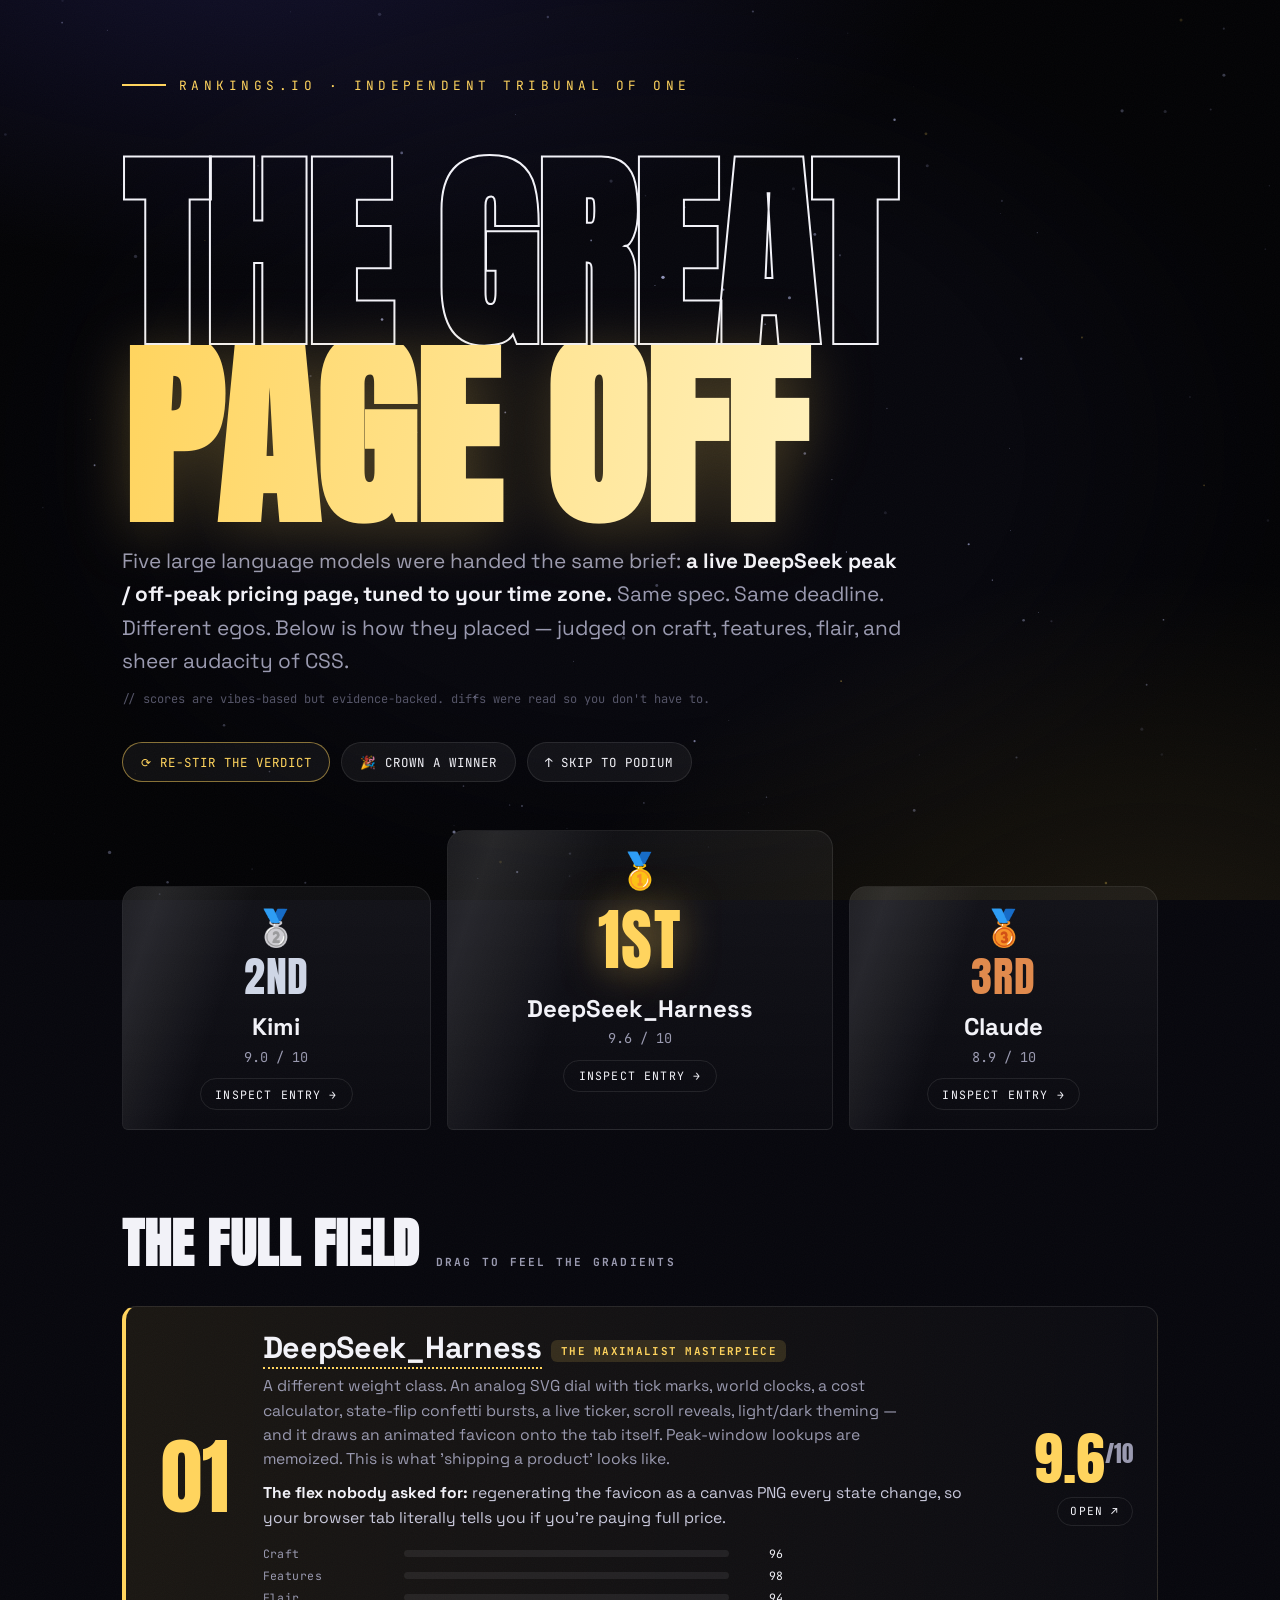
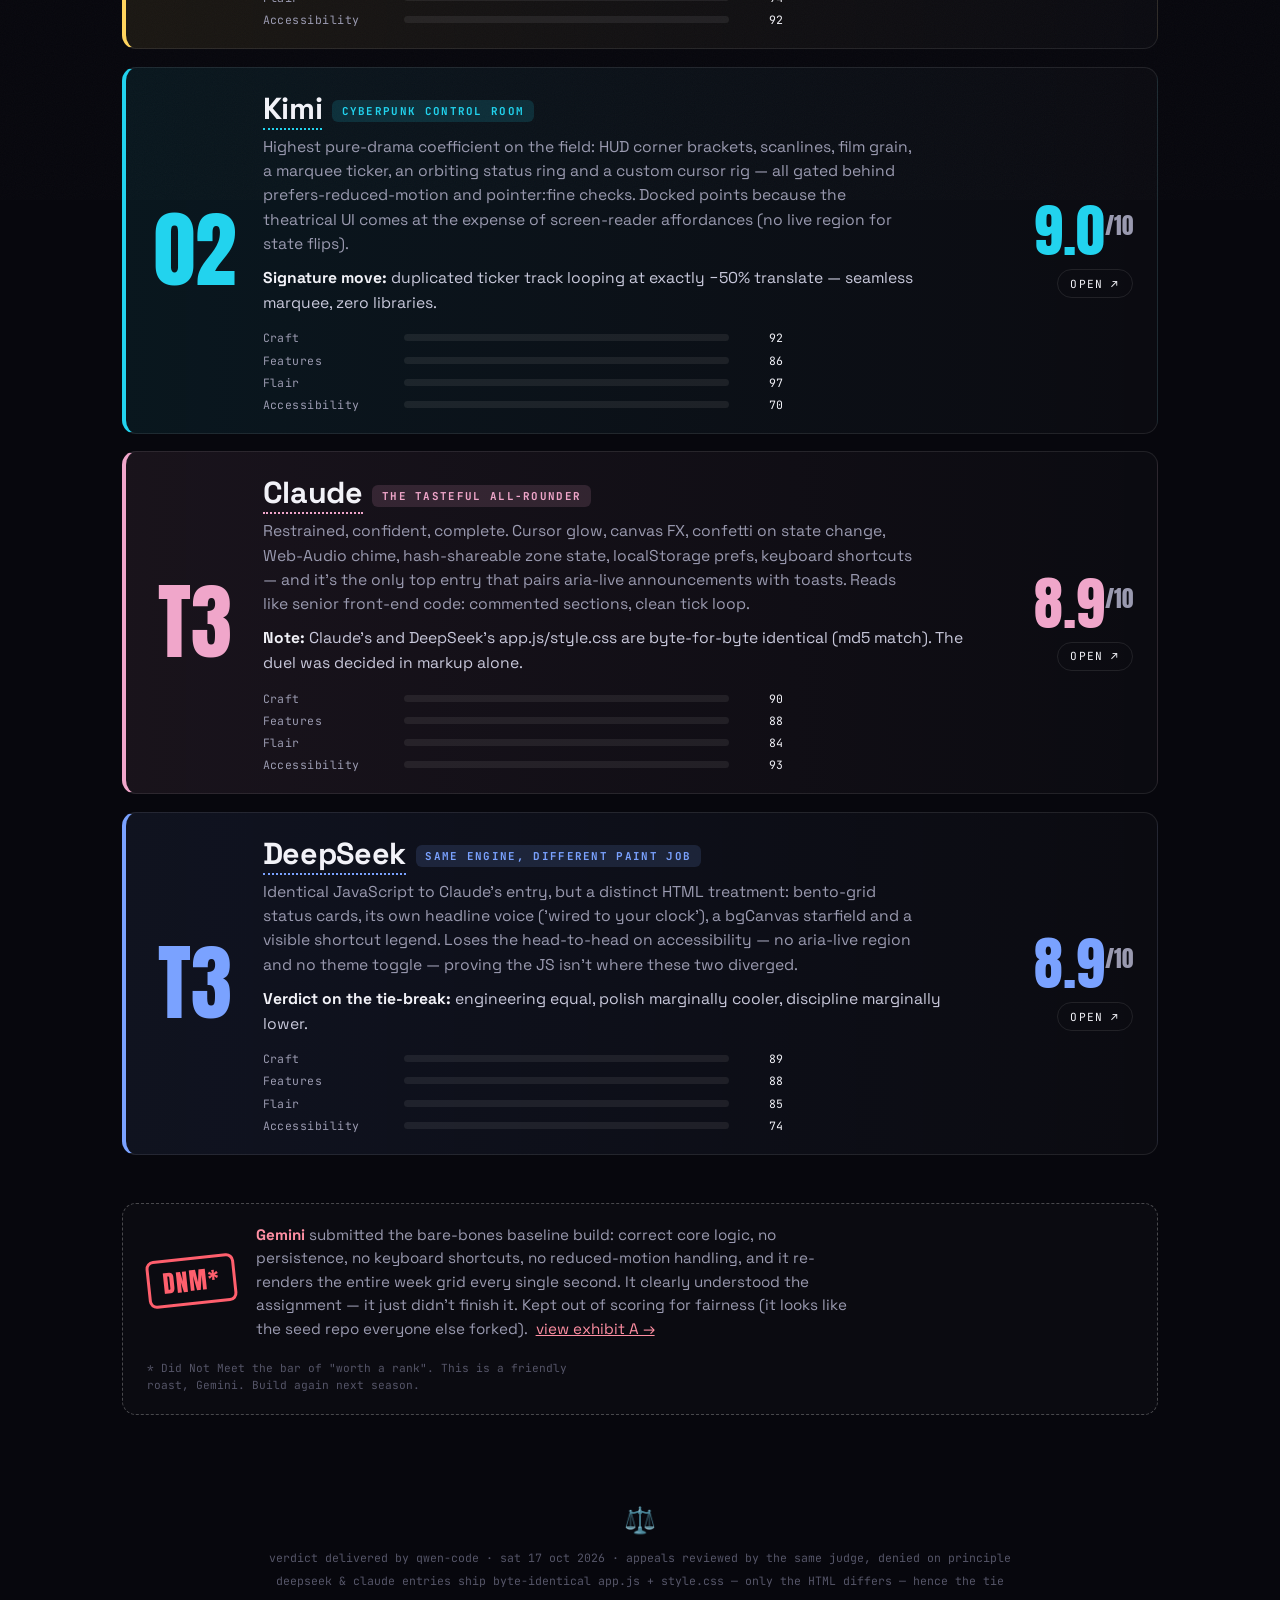
<file: index.html>
<!DOCTYPE html>
<html lang="en">
<head>
<meta charset="UTF-8" />
<meta name="viewport" content="width=device-width, initial-scale=1" />
<meta name="color-scheme" content="dark" />
<title>rankings.io — The LLM Page-Off, Ranked</title>
<link rel="icon" href="data:image/svg+xml,%3Csvg xmlns='http://www.w3.org/2000/svg' viewBox='0 0 64 64'%3E%3Ctext x='32' y='46' font-size='44' text-anchor='middle'%3E%F0%9F%8F%86%3C/text%3E%3C/svg%3E" />
<link rel="preconnect" href="https://fonts.googleapis.com" />
<link rel="preconnect" href="https://fonts.gstatic.com" crossorigin />
<link rel="stylesheet" href="https://fonts.googleapis.com/css2?family=Anton&family=Space+Grotesk:wght@400;500;700&family=JetBrains+Mono:wght@400;700&display=swap" />
<style>
/* ════════════════════════════════════════════════════════════
   rankings.io — a very serious and completely unbiased tribunal
   ════════════════════════════════════════════════════════════ */
:root{
  --bg:#07070d;
  --ink:#f2f2f8;
  --dim:#9a9ab0;
  --gold:#ffd45e;
  --silver:#cfd6e6;
  --bronze:#e08a4d;
  --line:rgba(255,255,255,.09);
}
*{margin:0;padding:0;box-sizing:border-box}
html{scroll-behavior:smooth}
body{
  background:var(--bg);
  color:var(--ink);
  font-family:"Space Grotesk",system-ui,sans-serif;
  overflow-x:hidden;
  min-height:100vh;
}

/* ── ambient layers ─────────────────────────────────────────── */
#stars{position:fixed;inset:0;z-index:0;pointer-events:none}
.vignette{
  position:fixed;inset:0;z-index:1;pointer-events:none;
  background:
    radial-gradient(1200px 600px at 20% -10%, rgba(108,99,255,.16), transparent 60%),
    radial-gradient(1000px 700px at 90% 110%, rgba(255,212,94,.10), transparent 60%),
    radial-gradient(closest-side at 50% 50%, transparent 60%, rgba(0,0,0,.55));
}
.grain{
  position:fixed;inset:-100%;z-index:2;pointer-events:none;opacity:.05;
  background-image:url("data:image/svg+xml,%3Csvg xmlns='http://www.w3.org/2000/svg' width='120' height='120'%3E%3Cfilter id='n'%3E%3CfeTurbulence type='fractalNoise' baseFrequency='0.9' numOctaves='2'/%3E%3C/filter%3E%3Crect width='120' height='120' filter='url(%23n)' opacity='0.6'/%3E%3C/svg%3E");
  animation:grain 8s steps(10) infinite;
}
@keyframes grain{
  0%,100%{transform:translate(0,0)} 10%{transform:translate(-5%,-8%)}
  30%{transform:translate(4%,-3%)} 50%{transform:translate(-3%,6%)}
  70%{transform:translate(6%,3%)} 90%{transform:translate(-6%,-4%)}
}

.wrap{position:relative;z-index:3;max-width:1100px;margin:0 auto;padding:clamp(2rem,6vw,5rem) clamp(1rem,4vw,2rem) 6rem}

/* ── headline ───────────────────────────────────────────────── */
.kicker{
  font-family:"JetBrains Mono",monospace;font-size:.8rem;letter-spacing:.35em;
  text-transform:uppercase;color:var(--gold);display:flex;gap:.8rem;align-items:center;
}
.kicker::before{content:"";width:44px;height:2px;background:var(--gold)}
h1.mega{
  font-family:"Anton",sans-serif;
  font-size:clamp(4.5rem,17vw,13rem);
  line-height:.86;
  letter-spacing:-.01em;
  text-transform:uppercase;
  margin:.35em 0 .1em;
  user-select:none;
}
h1.mega .l1{display:block;color:transparent;-webkit-text-stroke:2px var(--ink)}
h1.mega .l2{
  display:block;
  background:linear-gradient(100deg,var(--gold) 0%,#fff3c4 30%,var(--gold) 55%,#b48b2c 80%,var(--gold) 100%);
  background-size:250% 100%;
  -webkit-background-clip:text;background-clip:text;color:transparent;
  animation:sheen 5s linear infinite;
  filter:drop-shadow(0 8px 30px rgba(255,212,94,.25));
}
@keyframes sheen{to{background-position:-250% 0}}
.lede{max-width:60ch;color:var(--dim);font-size:clamp(1.05rem,2vw,1.3rem);line-height:1.6;margin-top:1rem}
.lede strong{color:var(--ink)}
.fineprint{font-family:"JetBrains Mono",monospace;font-size:.75rem;color:#555568;margin-top:.8rem}

/* ── controls ───────────────────────────────────────────────── */
.controls{display:flex;flex-wrap:wrap;gap:.7rem;margin:2.2rem 0 3rem}
.btn{
  font-family:"JetBrains Mono",monospace;font-size:.78rem;letter-spacing:.08em;
  color:var(--ink);background:rgba(255,255,255,.05);border:1px solid var(--line);
  padding:.65rem 1.1rem;border-radius:999px;cursor:pointer;transition:.25s;
}
.btn:hover{background:rgba(255,255,255,.12);transform:translateY(-2px)}
.btn.gold{border-color:rgba(255,212,94,.5);color:var(--gold)}
.btn.gold:hover{background:rgba(255,212,94,.12)}

/* ── podium ─────────────────────────────────────────────────── */
.podium{display:grid;grid-template-columns:1fr 1.25fr 1fr;gap:1rem;align-items:end;margin-bottom:4.5rem}
.pod{
  border:1px solid var(--line);border-radius:18px 18px 6px 6px;
  background:linear-gradient(180deg,rgba(255,255,255,.05),rgba(255,255,255,.015));
  padding:1.4rem 1.2rem 1.2rem;text-align:center;position:relative;overflow:hidden;
  transform:translateY(120%) rotate(var(--tilt,0deg));opacity:0;
  transition:transform 1s cubic-bezier(.16,1,.3,1),opacity .8s ease;
}
.pod.raised{transform:translateY(0) rotate(0);opacity:1}
.pod::after{ /* spotlight sweep */
  content:"";position:absolute;top:-60%;left:-30%;width:60%;height:220%;
  background:linear-gradient(90deg,transparent,rgba(255,255,255,.09),transparent);
  transform:rotate(18deg);animation:sweep 4.5s ease-in-out infinite;pointer-events:none;
}
@keyframes sweep{0%,100%{left:-40%}50%{left:110%}}
.pod .medal{font-size:2.2rem;line-height:1}
.pod .rankword{
  font-family:"Anton",sans-serif;font-size:2.6rem;text-transform:uppercase;letter-spacing:.02em;
}
.pod.first{min-height:300px}
.pod.first .rankword{font-size:4.2rem;color:var(--gold);text-shadow:0 0 40px rgba(255,212,94,.5)}
.pod.second .rankword{color:var(--silver)}
.pod.third .rankword{color:var(--bronze)}
.pod .name{font-weight:700;font-size:clamp(1.1rem,2vw,1.5rem);margin-top:.2rem}
.pod .score{font-family:"JetBrains Mono",monospace;font-size:.85rem;color:var(--dim);margin:.35rem 0 .8rem}
.pod .go{
  display:inline-block;text-decoration:none;font-family:"JetBrains Mono",monospace;font-size:.72rem;
  letter-spacing:.1em;text-transform:uppercase;color:var(--ink);
  border:1px solid var(--line);padding:.45rem .9rem;border-radius:999px;transition:.25s;
}
.pod .go:hover{background:var(--ink);color:var(--bg)}
@media (max-width:760px){.podium{grid-template-columns:1fr}.pod.first{order:-1;min-height:0}}

/* ── ranking rows ───────────────────────────────────────────── */
.section-title{
  font-family:"Anton",sans-serif;text-transform:uppercase;font-size:clamp(2rem,5vw,3.4rem);
  letter-spacing:.01em;margin-bottom:1.4rem;display:flex;align-items:baseline;gap:1rem;
}
.section-title small{font-family:"JetBrains Mono",monospace;font-size:.7rem;color:var(--dim);letter-spacing:.2em}
.row{
  --accent:#8888aa;
  display:grid;grid-template-columns:auto 1fr auto;gap:1.4rem;align-items:center;
  border:1px solid var(--line);border-left:4px solid var(--accent);
  border-radius:14px;padding:1.3rem 1.5rem;margin-bottom:1.1rem;
  background:linear-gradient(90deg,color-mix(in srgb,var(--accent) 8%,transparent),rgba(255,255,255,.02));
  opacity:0;transform:translateX(-40px);transition:opacity .7s ease,transform .7s cubic-bezier(.16,1,.3,1),box-shadow .3s;
}
.row.in{opacity:1;transform:none}
.row:hover{box-shadow:0 10px 40px -12px color-mix(in srgb,var(--accent) 45%,transparent)}
.pos{font-family:"Anton",sans-serif;font-size:clamp(3rem,7vw,5.2rem);line-height:.9;color:var(--accent);min-width:2.2ch;text-align:center}
.body h3{font-size:clamp(1.3rem,3vw,1.9rem);font-weight:700;letter-spacing:-.01em}
.body h3 a{color:inherit;text-decoration:none;border-bottom:2px dotted var(--accent)}
.body h3 a:hover{color:var(--accent)}
.tag{
  font-family:"JetBrains Mono",monospace;font-size:.68rem;letter-spacing:.12em;text-transform:uppercase;
  color:var(--accent);background:color-mix(in srgb,var(--accent) 14%,transparent);
  padding:.25rem .6rem;border-radius:6px;margin-left:.6rem;vertical-align:middle;
}
.verdict{color:var(--dim);font-size:.98rem;line-height:1.55;margin-top:.45rem;max-width:66ch}
.prose{color:#c9c9dc;font-size:.98rem;line-height:1.6;margin-top:.6rem;max-width:70ch}
.prose b{color:var(--ink)}
.metrics{margin-top:.9rem;display:grid;gap:.45rem;max-width:520px}
.metric{display:grid;grid-template-columns:130px 1fr 42px;gap:.7rem;align-items:center;font-size:.72rem}
.metric span:first-child{font-family:"JetBrains Mono",monospace;color:var(--dim);letter-spacing:.04em}
.track{height:7px;border-radius:99px;background:rgba(255,255,255,.07);overflow:hidden}
.fill{height:100%;width:0;border-radius:99px;background:linear-gradient(90deg,var(--accent),color-mix(in srgb,var(--accent) 40%,white));transition:width 1.1s cubic-bezier(.16,1,.3,1)}
.metric em{font-family:"JetBrains Mono",monospace;font-style:normal;color:var(--ink);text-align:right}
.scorebox{text-align:right;min-width:110px}
.scorebox .num{font-family:"Anton",sans-serif;font-size:clamp(2.4rem,5vw,3.6rem);line-height:1;color:var(--accent)}
.scorebox .num sup{font-size:.4em;color:var(--dim)}
.scorebox .link{
  display:inline-block;margin-top:.6rem;text-decoration:none;font-family:"JetBrains Mono",monospace;
  font-size:.7rem;letter-spacing:.1em;text-transform:uppercase;color:var(--ink);
  border:1px solid var(--line);padding:.4rem .8rem;border-radius:999px;transition:.25s;white-space:nowrap;
}
.scorebox .link:hover{background:var(--accent);border-color:var(--accent);color:#0a0a12}

/* ── honorable mention ──────────────────────────────────────── */
.disqualified{
  margin-top:3rem;border:1px dashed rgba(255,255,255,.25);border-radius:14px;padding:1.2rem 1.5rem;
  display:flex;gap:1.2rem;align-items:center;flex-wrap:wrap;background:rgba(255,255,255,.02);
}
.disqualified .stamp{
  font-family:"Anton",sans-serif;font-size:1.5rem;text-transform:uppercase;color:#ff5f6d;
  border:3px solid #ff5f6d;padding:.2rem .8rem;border-radius:8px;transform:rotate(-6deg);letter-spacing:.05em;
}
.disqualified p{color:var(--dim);font-size:.95rem;max-width:60ch;line-height:1.55}
.disqualified a{color:#ff8fa3}

footer{margin-top:5rem;text-align:center;color:#555568;font-family:"JetBrains Mono",monospace;font-size:.72rem;line-height:2}
footer .gavel{font-size:1.6rem;display:block;animation:bounce 2.4s ease-in-out infinite}
@keyframes bounce{0%,100%{transform:translateY(0)}50%{transform:translateY(-8px)}}

@media (prefers-reduced-motion:reduce){
  *,*::before,*::after{animation:none!important;transition:none!important}
  .pod,.row{opacity:1;transform:none}
}
</style>
</head>
<body>

<canvas id="stars" aria-hidden="true"></canvas>
<div class="vignette" aria-hidden="true"></div>
<div class="grain" aria-hidden="true"></div>

<main class="wrap">

  <p class="kicker">rankings.io · independent tribunal of one</p>
  <h1 class="mega" aria-label="The Great Page Off">
    <span class="l1" data-scramble="THE GREAT">THE GREAT</span>
    <span class="l2" data-scramble="PAGE&nbsp;OFF">PAGE&nbsp;OFF</span>
  </h1>
  <p class="lede">
    Five large language models were handed the same brief: <strong>a live DeepSeek peak / off-peak
    pricing page, tuned to your time zone.</strong> Same spec. Same deadline. Different egos.
    Below is how they placed — judged on craft, features, flair, and sheer audacity of CSS.
  </p>
  <p class="fineprint">// scores are vibes-based but evidence-backed. diffs were read so you don't have to.</p>

  <div class="controls">
    <button class="btn gold" id="scrambleBtn">⟳ RE-STIR THE VERDICT</button>
    <button class="btn" id="confettiBtn">🎉 CROWN A WINNER</button>
    <button class="btn" id="topBtn">↑ SKIP TO PODIUM</button>
  </div>

  <!-- podium -->
  <section class="podium" id="podium" aria-label="Top three">
    <article class="pod second" style="--tilt:-4deg">
      <div class="medal">🥈</div>
      <div class="rankword">2nd</div>
      <div class="name">Kimi</div>
      <div class="score">9.0 / 10</div>
      <a class="go" href="Kimi/index.html">inspect entry →</a>
    </article>
    <article class="pod first" style="--tilt:3deg">
      <div class="medal">🥇</div>
      <div class="rankword">1st</div>
      <div class="name">DeepSeek_Harness</div>
      <div class="score">9.6 / 10</div>
      <a class="go" href="DeepSeek_Harness/index.html">inspect entry →</a>
    </article>
    <article class="pod third" style="--tilt:5deg">
      <div class="medal">🥉</div>
      <div class="rankword">3rd</div>
      <div class="name">Claude</div>
      <div class="score">8.9 / 10</div>
      <a class="go" href="Claude/index.html">inspect entry →</a>
    </article>
  </section>

  <!-- full field -->
  <h2 class="section-title">The Full Field <small>drag to feel the gradients</small></h2>
  <div id="field"></div>

  <!-- honorable mention -->
  <section class="disqualified" aria-label="Honorable mention">
    <span class="stamp">DNM*</span>
    <p>
      <strong style="color:#ff8fa3">Gemini</strong> submitted the bare-bones baseline build: correct core
      logic, no persistence, no keyboard shortcuts, no reduced-motion handling, and it re-renders the entire
      week grid every single second. It clearly understood the assignment — it just didn't finish it.
      Kept out of scoring for fairness (it looks like the seed repo everyone else forked).
      &nbsp;<a href="Gemini/index.html">view exhibit A →</a>
    </p>
    <p style="font-size:.7rem;width:100%;color:#555568;font-family:'JetBrains Mono',monospace">
      * Did Not Meet the bar of "worth a rank". This is a friendly roast, Gemini. Build again next season.
    </p>
  </section>

  <footer>
    <span class="gavel">⚖️</span>
    verdict delivered by qwen-code · sat 17 oct 2026 · appeals reviewed by the same judge, denied on principle<br>
    deepseek &amp; claude entries ship byte-identical app.js + style.css — only the HTML differs — hence the tie
  </footer>
</main>

<script>
(() => {
"use strict";

/* ═══════════════ DATA: the contested evidence ═══════════════ */
const ENTRIES = [
  {
    pos:"01", name:"DeepSeek_Harness", dir:"DeepSeek_Harness", score:"9.6", accent:"#ffd45e",
    tag:"the maximalist masterpiece",
    metrics:{ Craft:96, Features:98, Flair:94, Accessibility:92 },
    verdict:"A different weight class. An analog SVG dial with tick marks, world clocks, a cost calculator, "
          + "state-flip confetti bursts, a live ticker, scroll reveals, light/dark theming — and it draws an "
          + "animated favicon onto the tab itself. Peak-window lookups are memoized. This is what 'shipping a product' looks like.",
    prose:"<b>The flex nobody asked for:</b> regenerating the favicon as a canvas PNG every state change, so your browser tab literally tells you if you're paying full price."
  },
  {
    pos:"02", name:"Kimi", dir:"Kimi", score:"9.0", accent:"#22d3ee",
    tag:"cyberpunk control room",
    metrics:{ Craft:92, Features:86, Flair:97, Accessibility:70 },
    verdict:"Highest pure-drama coefficient on the field: HUD corner brackets, scanlines, film grain, a marquee ticker, "
          + "an orbiting status ring and a custom cursor rig — all gated behind prefers-reduced-motion and pointer:fine checks. "
          + "Docked points because the theatrical UI comes at the expense of screen-reader affordances (no live region for state flips).",
    prose:"<b>Signature move:</b> duplicated ticker track looping at exactly −50% translate — seamless marquee, zero libraries."
  },
  {
    pos:"T3", name:"Claude", dir:"Claude", score:"8.9", accent:"#f0a6ca",
    tag:"the tasteful all-rounder",
    metrics:{ Craft:90, Features:88, Flair:84, Accessibility:93 },
    verdict:"Restrained, confident, complete. Cursor glow, canvas FX, confetti on state change, Web-Audio chime, "
          + "hash-shareable zone state, localStorage prefs, keyboard shortcuts — and it's the only top entry that pairs "
          + "aria-live announcements with toasts. Reads like senior front-end code: commented sections, clean tick loop.",
    prose:"<b>Note:</b> Claude's and DeepSeek's app.js/style.css are byte-for-byte identical (md5 match). The duel was decided in markup alone."
  },
  {
    pos:"T3", name:"DeepSeek", dir:"DeepSeek", score:"8.9", accent:"#7aa2ff",
    tag:"same engine, different paint job",
    metrics:{ Craft:89, Features:88, Flair:85, Accessibility:74 },
    verdict:"Identical JavaScript to Claude's entry, but a distinct HTML treatment: bento-grid status cards, its own headline "
          + "voice ('wired to your clock'), a bgCanvas starfield and a visible shortcut legend. Loses the head-to-head on "
          + "accessibility — no aria-live region and no theme toggle — proving the JS isn't where these two diverged.",
    prose:"<b>Verdict on the tie-break:</b> engineering equal, polish marginally cooler, discipline marginally lower."
  },
];

/* ═══════════════ render the field ═══════════════ */
const field = document.getElementById("field");
for (const e of ENTRIES) {
  const row = document.createElement("article");
  row.className = "row";
  row.style.setProperty("--accent", e.accent);
  const bars = Object.entries(e.metrics).map(([k,v]) =>
    `<div class="metric"><span>${k}</span><div class="track"><i class="fill" data-w="${v}"></i></div><em>${v}</em></div>`
  ).join("");
  row.innerHTML =
    `<div class="pos">${e.pos}</div>` +
    `<div class="body"><h3><a href="${e.dir}/index.html">${e.name}</a><span class="tag">${e.tag}</span></h3>` +
    `<p class="verdict">${e.verdict}</p><p class="prose">${e.prose}</p>` +
    `<div class="metrics">${bars}</div></div>` +
    `<div class="scorebox"><div class="num">${e.score}<sup>/10</sup></div>` +
    `<a class="link" href="${e.dir}/index.html">open ↗</a></div>`;
  field.appendChild(row);
}

/* ═══════════════ reveal + bar fill on scroll ═══════════════ */
const io = new IntersectionObserver((ents) => {
  for (const en of ents) {
    if (!en.isIntersecting) continue;
    en.target.classList.add("in");
    en.target.querySelectorAll(".fill").forEach(f => f.style.width = f.dataset.w + "%");
    io.unobserve(en.target);
  }
}, { threshold:.15 });
document.querySelectorAll(".row").forEach(r => io.observe(r));

/* podium rises after load */
setTimeout(() => document.querySelectorAll(".pod").forEach((p,i) =>
  setTimeout(() => p.classList.add("raised"), i*180)), 350);

/* ═══════════════ fancy js part I: scramble-decode titles ═══════════════ */
const GLYPHS = "!<>-_\\/[]{}—=+*^?#01DEPKSAHPU";
function scramble(el, finalText, dur=900) {
  const chars = [...finalText.replace(/\u00a0/g," ")];
  const start = performance.now();
  (function frame(now) {
    const t = Math.min(1, (now - start) / dur);
    el.textContent = chars.map((c, i) => {
      if (c === " ") return "\u00a0";
      const reveal = i / chars.length;
      return t > reveal ? c : GLYPHS[(Math.random() * GLYPHS.length) | 0];
    }).join("");
    if (t < 1) requestAnimationFrame(frame);
    else el.textContent = finalText;
  })(start);
}
const titles = [...document.querySelectorAll("[data-scramble]")];
document.getElementById("scrambleBtn").addEventListener("click", () =>
  titles.forEach((el, i) => setTimeout(() => scramble(el, el.dataset.scramble, 800), i * 120)));
titles.forEach((el, i) => setTimeout(() => scramble(el, el.dataset.scramble, 1100), 250 + i * 250));

/* ═══════════════ fancy js part II: parallax starfield ═══════════════ */
const cv = document.getElementById("stars"), cx = cv.getContext("2d");
let W, H, stars = [], mouse = {x:.5, y:.5};
const REDUCED = matchMedia("(prefers-reduced-motion: reduce)").matches;
function resize() {
  W = cv.width = innerWidth * devicePixelRatio;
  H = cv.height = innerHeight * devicePixelRatio;
  stars = Array.from({length: Math.min(220, (innerWidth*innerHeight)/9000)}, () => ({
    x: Math.random()*W, y: Math.random()*H,
    r: (Math.random()*1.4+.3)*devicePixelRatio,
    z: Math.random()*.8+.2, tw: Math.random()*6.28,
    hue: Math.random()<.12 ? "255,212,94" : "200,205,255"
  }));
}
addEventListener("resize", resize); resize();
addEventListener("pointermove", e => { mouse.x=e.clientX/innerWidth; mouse.y=e.clientY/innerHeight; });
(function draw(now) {
  cx.clearRect(0,0,W,H);
  for (const s of stars) {
    const px = (mouse.x-.5)*60*s.z*devicePixelRatio, py = (mouse.y-.5)*40*s.z*devicePixelRatio;
    const a = .35 + .6*Math.abs(Math.sin(now/1400 + s.tw));
    cx.beginPath();
    cx.arc(s.x - px, (s.y + (REDUCED?0:now*0.006*s.z)) % H - py, s.r, 0, 6.283);
    cx.fillStyle = `rgba(${s.hue},${a*s.z})`;
    cx.fill();
  }
  if (!REDUCED) requestAnimationFrame(draw);
})(0);

/* ═══════════════ fancy js part III: coronation confetti ═══════════════ */
const PAL = ["#ffd45e","#22d3ee","#f0a6ca","#7aa2ff","#e08a4d","#ffffff"];
function burst(n=180) {
  const layer = document.createElement("div");
  Object.assign(layer.style, {position:"fixed",inset:0,zIndex:99,pointerEvents:"none",overflow:"hidden"});
  document.body.appendChild(layer);
  for (let i=0;i<n;i++) {
    const p = document.createElement("i");
    const x = innerWidth*(.3+Math.random()*.4), y = innerHeight*.25;
    const dx = (Math.random()-.5)*innerWidth*.9, dy = -Math.random()*innerHeight*.6 - 100;
    p.style.cssText = `position:absolute;left:${x}px;top:${y}px;width:${4+Math.random()*7}px;height:${6+Math.random()*10}px;`
      + `background:${PAL[i%PAL.length]};border-radius:2px;will-change:transform;opacity:1`;
    layer.appendChild(p);
    p.animate([
      {transform:"translate(0,0) rotate(0deg)", opacity:1},
      {transform:`translate(${dx*.5}px,${dy}px) rotate(${Math.random()*720-360}deg)`, opacity:1, offset:.45},
      {transform:`translate(${dx}px,${dy+innerHeight*1.2}px) rotate(${Math.random()*1080}deg)`, opacity:.9}
    ], {duration:1600+Math.random()*1400, easing:"cubic-bezier(.2,.6,.35,1)"}).onfinish = () => p.remove();
  }
  setTimeout(() => layer.remove(), 3200);
}
document.getElementById("confettiBtn").addEventListener("click", () => {
  burst();
  const champ = document.querySelector(".pod.first .name");
  const orig = champ.textContent;
  scramble(champ, "👑 CHAMPION 👑", 700);
  setTimeout(() => champ.textContent = orig, 1900);
});
document.getElementById("topBtn").addEventListener("click", () =>
  document.getElementById("podium").scrollIntoView({behavior:"smooth", block:"center"}));

})();
</script>
</body>
</html>
</file>
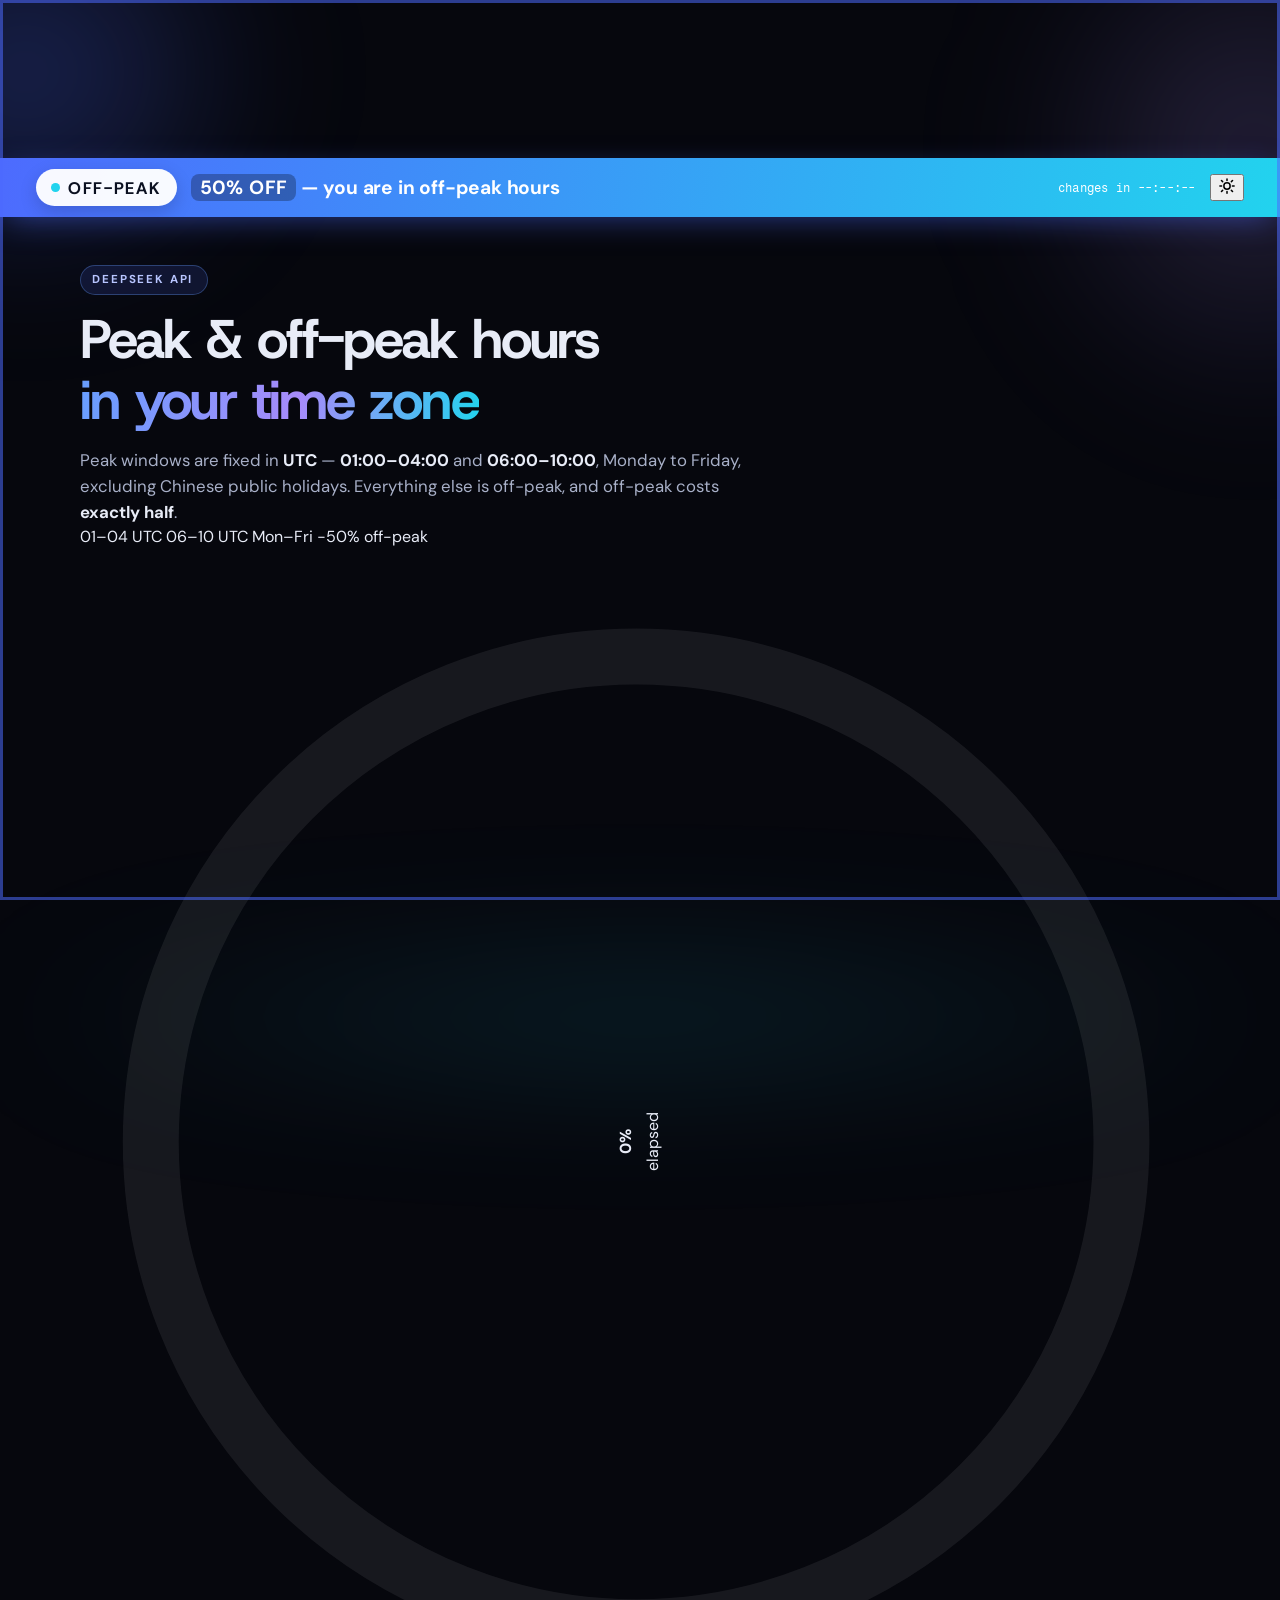
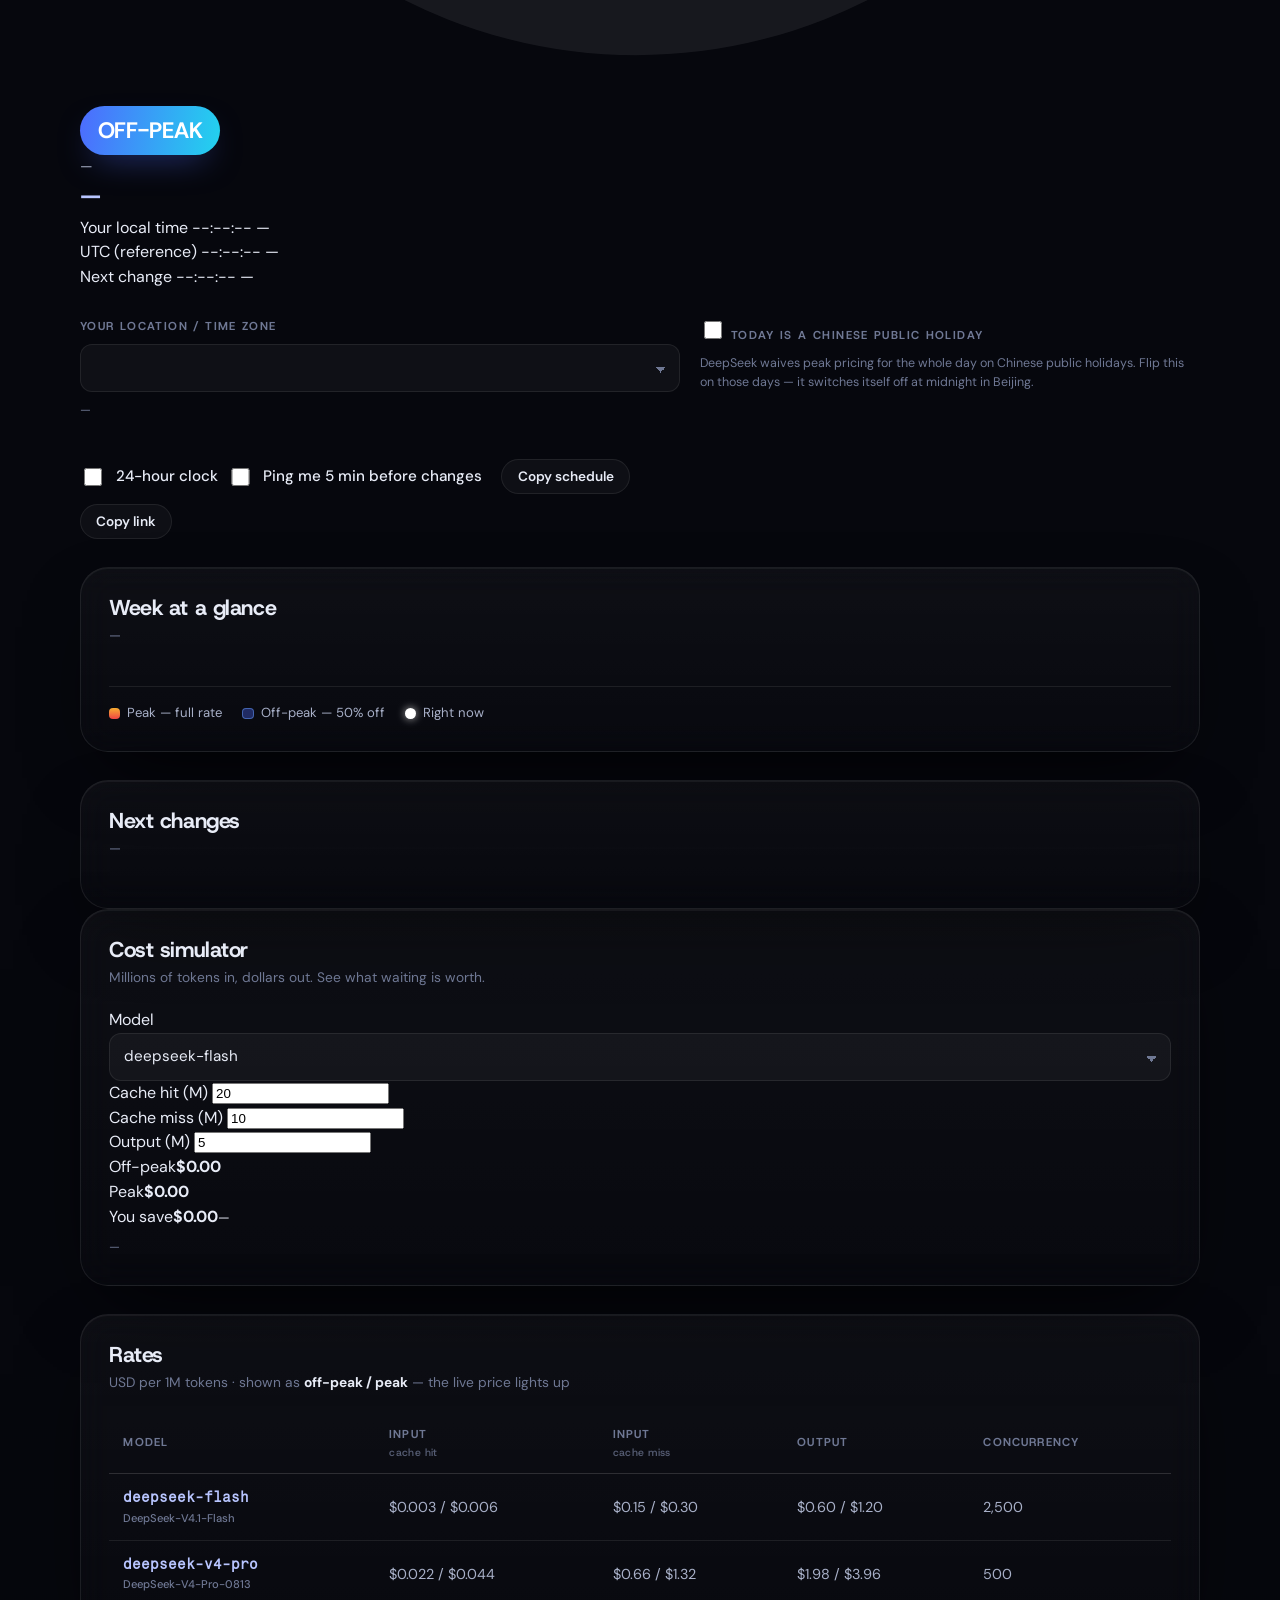
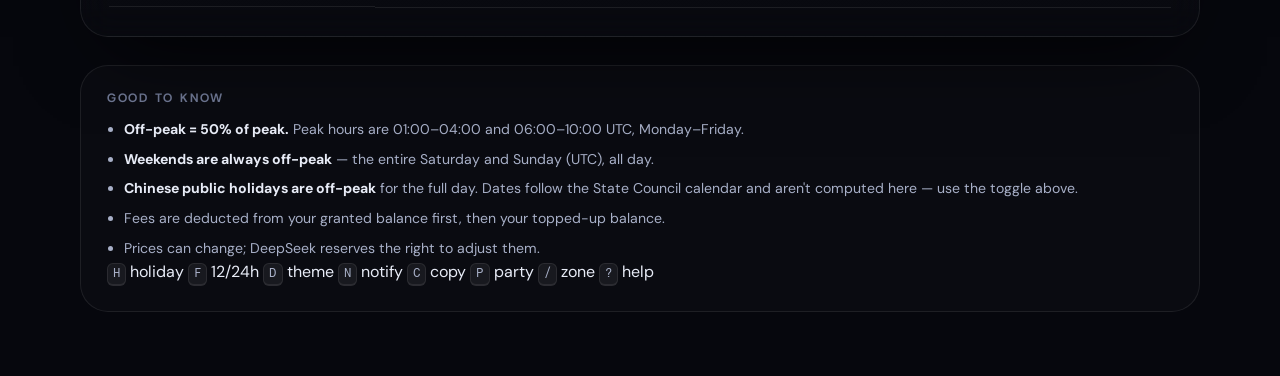
<file: Claude/index.html>
<!DOCTYPE html>
<html lang="en" data-state="off-peak" data-theme="dark">
<head>
<meta charset="UTF-8" />
<meta name="viewport" content="width=device-width, initial-scale=1" />
<meta name="color-scheme" content="dark light" />
<meta name="theme-color" id="themeColor" content="#4d6bfe" />
<meta name="description" content="Live DeepSeek API peak and off-peak pricing hours, converted to your time zone." />
<title>DeepSeek API — Peak &amp; Off-Peak Hours for Your Location</title>
<link rel="icon" id="favicon" href="data:image/svg+xml,%3Csvg xmlns='http://www.w3.org/2000/svg' viewBox='0 0 64 64'%3E%3Crect width='64' height='64' rx='18' fill='%234d6bfe'/%3E%3C/svg%3E" />
<script>
  /* set theme + js flag before first paint (no flash) */
  (function () {
    var r = document.documentElement;
    r.classList.add("js");
    try {
      var t = JSON.parse(localStorage.getItem("ph.theme"));
      if (t === "light" || t === "dark") r.dataset.theme = t;
      else if (window.matchMedia("(prefers-color-scheme: light)").matches) r.dataset.theme = "light";
    } catch (e) {}
  })();
</script>
<link rel="preconnect" href="https://fonts.googleapis.com" />
<link rel="preconnect" href="https://fonts.gstatic.com" crossorigin />
<link rel="stylesheet" href="https://fonts.googleapis.com/css2?family=DM+Sans:wght@400;500;700&family=Host+Grotesk:wght@500;600;700&family=Fragment+Mono&display=swap" />
<link rel="stylesheet" href="style.css" />
</head>
<body>

<!-- ambient layers -->
<div class="bg" aria-hidden="true">
  <i class="orb o1"></i><i class="orb o2"></i><i class="orb o3"></i><i class="grid"></i>
</div>
<div class="cursor-glow" id="glow" aria-hidden="true"></div>
<canvas id="fx" aria-hidden="true"></canvas>

<!-- ── The loudest thing on the page: always-visible state banner ── -->
<div class="state-banner" id="stateBanner">
  <span class="state-banner__badge">
    <i class="state-banner__dot" aria-hidden="true"></i>
    <span id="bannerBadge">Off-peak</span>
  </span>
  <span class="state-banner__text" id="bannerText">
    <strong>50% off</strong> — you are in off-peak hours
  </span>
  <span class="state-banner__count" id="bannerCount">changes in --:--:--</span>
  <button class="icon-btn" id="themeToggle" type="button" aria-label="Toggle light / dark theme" title="Toggle theme (D)">
    <svg viewBox="0 0 24 24" width="18" height="18" fill="none" stroke="currentColor" stroke-width="2" stroke-linecap="round" stroke-linejoin="round" aria-hidden="true">
      <circle cx="12" cy="12" r="4.2"/>
      <path d="M12 2.5v2.3M12 19.2v2.3M4.6 4.6l1.6 1.6M17.8 17.8l1.6 1.6M2.5 12h2.3M19.2 12h2.3M4.6 19.4l1.6-1.6M17.8 6.2l1.6-1.6"/>
    </svg>
  </button>
</div>

<p class="sr-only" id="stateAnnounce" aria-live="polite">Off-peak hours.</p>
<div class="toasts" id="toasts" role="status" aria-live="polite"></div>

<main class="app">

  <header class="hero" data-reveal>
    <p class="eyebrow">DeepSeek API</p>
    <h1>Peak &amp; off-peak hours<br><span class="grad">in your time zone</span></h1>
    <p class="hero-sub">
      Peak windows are fixed in <strong>UTC</strong> — <strong>01:00–04:00</strong> and
      <strong>06:00–10:00</strong>, Monday to Friday, excluding Chinese public holidays.
      Everything else is off-peak, and off-peak costs <strong>exactly half</strong>.
    </p>
    <div class="chips" aria-hidden="true">
      <span class="chip">01–04 UTC</span>
      <span class="chip">06–10 UTC</span>
      <span class="chip">Mon–Fri</span>
      <span class="chip chip--hot">−50% off-peak</span>
    </div>
  </header>

  <!-- ── Live status ────────────────────────────────────────── -->
  <section class="status-card" id="statusCard" data-state="off-peak" aria-label="Current pricing state" data-reveal>
    <div class="status-top">
      <div class="ring" id="ring" aria-hidden="true">
        <svg viewBox="0 0 120 120">
          <defs>
            <linearGradient id="ringGrad" x1="0" y1="0" x2="1" y2="1">
              <stop offset="0" style="stop-color:var(--a)"/>
              <stop offset="0.55" style="stop-color:var(--b)"/>
              <stop offset="1" style="stop-color:var(--c)"/>
            </linearGradient>
          </defs>
          <circle class="ring-bg" cx="60" cy="60" r="52" pathLength="100"/>
          <circle class="ring-fg" id="ringFg" cx="60" cy="60" r="52" pathLength="100"/>
        </svg>
        <div class="ring-center"><b id="ringPct">0%</b><span>elapsed</span></div>
      </div>
      <div class="status-copy">
        <span class="badge" id="statusBadge" title="Click for confetti">Off-peak</span>
        <p class="status-desc" id="statusDesc">—</p>
        <p class="status-rate" id="statusRate">—</p>
      </div>
    </div>
    <div class="status-grid">
      <div class="stat">
        <span class="stat-label">Your local time</span>
        <span class="stat-value" id="localClock">--:--:--</span>
        <span class="stat-sub" id="localDate">—</span>
      </div>
      <div class="stat">
        <span class="stat-label">UTC (reference)</span>
        <span class="stat-value" id="utcClock">--:--:--</span>
        <span class="stat-sub" id="utcDate">—</span>
      </div>
      <div class="stat stat--hot">
        <span class="stat-label" id="nextLabel">Next change</span>
        <span class="stat-value" id="countdown">--:--:--</span>
        <span class="stat-sub" id="nextAt">—</span>
      </div>
    </div>
  </section>

  <!-- ── Controls ───────────────────────────────────────────── -->
  <section class="controls spot" aria-label="Settings" data-reveal>
    <div class="control">
      <label for="tzSelect">Your location / time zone</label>
      <select id="tzSelect"></select>
      <p class="hint" id="tzHint">—</p>
    </div>
    <div class="control">
      <label class="check" for="holidayToggle">
        <input type="checkbox" id="holidayToggle" />
        <span>Today is a Chinese public holiday</span>
      </label>
      <p class="hint">DeepSeek waives peak pricing for the whole day on Chinese public holidays. Flip this on those days — it switches itself off at midnight in Beijing.</p>
    </div>
    <div class="toolbar">
      <label class="check" for="fmt24"><input type="checkbox" id="fmt24" /><span>24-hour clock</span></label>
      <label class="check" for="notifyToggle"><input type="checkbox" id="notifyToggle" /><span>Ping me 5 min before changes</span></label>
      <span class="toolbar-spacer"></span>
      <button class="btn" id="copySchedule" type="button">Copy schedule</button>
      <button class="btn btn--primary" id="copyLink" type="button">Copy link</button>
    </div>
  </section>

  <!-- ── Week view ──────────────────────────────────────────── -->
  <section class="panel spot" data-reveal>
    <div class="panel-head">
      <h2>Week at a glance</h2>
      <p class="panel-sub" id="weekSub">—</p>
    </div>

    <div class="week" id="week"></div>

    <div class="legend">
      <span class="legend-item"><i class="dot dot-peak"></i> Peak — full rate</span>
      <span class="legend-item"><i class="dot dot-off"></i> Off-peak — 50% off</span>
      <span class="legend-item"><i class="dot dot-now"></i> Right now</span>
    </div>
  </section>

  <!-- ── Timeline + simulator ───────────────────────────────── -->
  <div class="duo">
    <section class="panel spot" data-reveal>
      <div class="panel-head">
        <h2>Next changes</h2>
        <p class="panel-sub" id="upcomingSub">—</p>
      </div>
      <ol class="timeline" id="upcoming"></ol>
    </section>

    <section class="panel spot" data-reveal id="calc">
      <div class="panel-head">
        <h2>Cost simulator</h2>
        <p class="panel-sub">Millions of tokens in, dollars out. See what waiting is worth.</p>
      </div>
      <div class="calc-grid">
        <div class="field field--wide">
          <label for="calcModel">Model</label>
          <select id="calcModel">
            <option value="flash">deepseek-flash</option>
            <option value="pro">deepseek-v4-pro</option>
          </select>
        </div>
        <div class="field">
          <label for="calcHit">Cache hit (M)</label>
          <input type="number" id="calcHit" min="0" step="any" value="20" inputmode="decimal" />
        </div>
        <div class="field">
          <label for="calcMiss">Cache miss (M)</label>
          <input type="number" id="calcMiss" min="0" step="any" value="10" inputmode="decimal" />
        </div>
        <div class="field">
          <label for="calcOut">Output (M)</label>
          <input type="number" id="calcOut" min="0" step="any" value="5" inputmode="decimal" />
        </div>
      </div>
      <div class="calc-result">
        <div class="cost cost--off"><span>Off-peak</span><b id="calcOff">$0.00</b></div>
        <div class="cost cost--peak"><span>Peak</span><b id="calcPeak">$0.00</b></div>
        <div class="cost cost--save"><span>You save</span><b id="calcSave">$0.00</b><small id="calcNote">—</small></div>
      </div>
      <p class="hint calc-now" id="calcNow">—</p>
    </section>
  </div>

  <!-- ── Rates ──────────────────────────────────────────────── -->
  <section class="panel spot" data-reveal>
    <div class="panel-head">
      <h2>Rates</h2>
      <p class="panel-sub">USD per 1M tokens · shown as <strong>off-peak / peak</strong> — the live price lights up</p>
    </div>

    <div class="table-wrap">
      <table class="rates">
        <thead>
          <tr>
            <th scope="col">Model</th>
            <th scope="col">Input<br><small>cache hit</small></th>
            <th scope="col">Input<br><small>cache miss</small></th>
            <th scope="col">Output</th>
            <th scope="col">Concurrency</th>
          </tr>
        </thead>
        <tbody>
          <tr>
            <th scope="row"><span class="model">deepseek-flash</span><small>DeepSeek-V4.1-Flash</small></th>
            <td>$0.003 / $0.006</td>
            <td>$0.15 / $0.30</td>
            <td>$0.60 / $1.20</td>
            <td>2,500</td>
          </tr>
          <tr>
            <th scope="row"><span class="model">deepseek-v4-pro</span><small>DeepSeek-V4-Pro-0813</small></th>
            <td>$0.022 / $0.044</td>
            <td>$0.66 / $1.32</td>
            <td>$1.98 / $3.96</td>
            <td>500</td>
          </tr>
        </tbody>
      </table>
    </div>
  </section>

  <!-- ── Notes ──────────────────────────────────────────────── -->
  <footer class="notes" data-reveal>
    <h2>Good to know</h2>
    <ul>
      <li><strong>Off-peak = 50% of peak.</strong> Peak hours are 01:00–04:00 and 06:00–10:00 UTC, Monday–Friday.</li>
      <li><strong>Weekends are always off-peak</strong> — the entire Saturday and Sunday (UTC), all day.</li>
      <li><strong>Chinese public holidays are off-peak</strong> for the full day. Dates follow the State Council calendar and aren't computed here — use the toggle above.</li>
      <li>Fees are deducted from your granted balance first, then your topped-up balance.</li>
      <li>Prices can change; DeepSeek reserves the right to adjust them.</li>
    </ul>
    <p class="keys" aria-label="Keyboard shortcuts">
      <span><kbd>H</kbd> holiday</span>
      <span><kbd>F</kbd> 12/24h</span>
      <span><kbd>D</kbd> theme</span>
      <span><kbd>N</kbd> notify</span>
      <span><kbd>C</kbd> copy</span>
      <span><kbd>P</kbd> party</span>
      <span><kbd>/</kbd> zone</span>
      <span><kbd>?</kbd> help</span>
    </p>
  </footer>

</main>

<script src="app.js"></script>
</body>
</html>
</file>
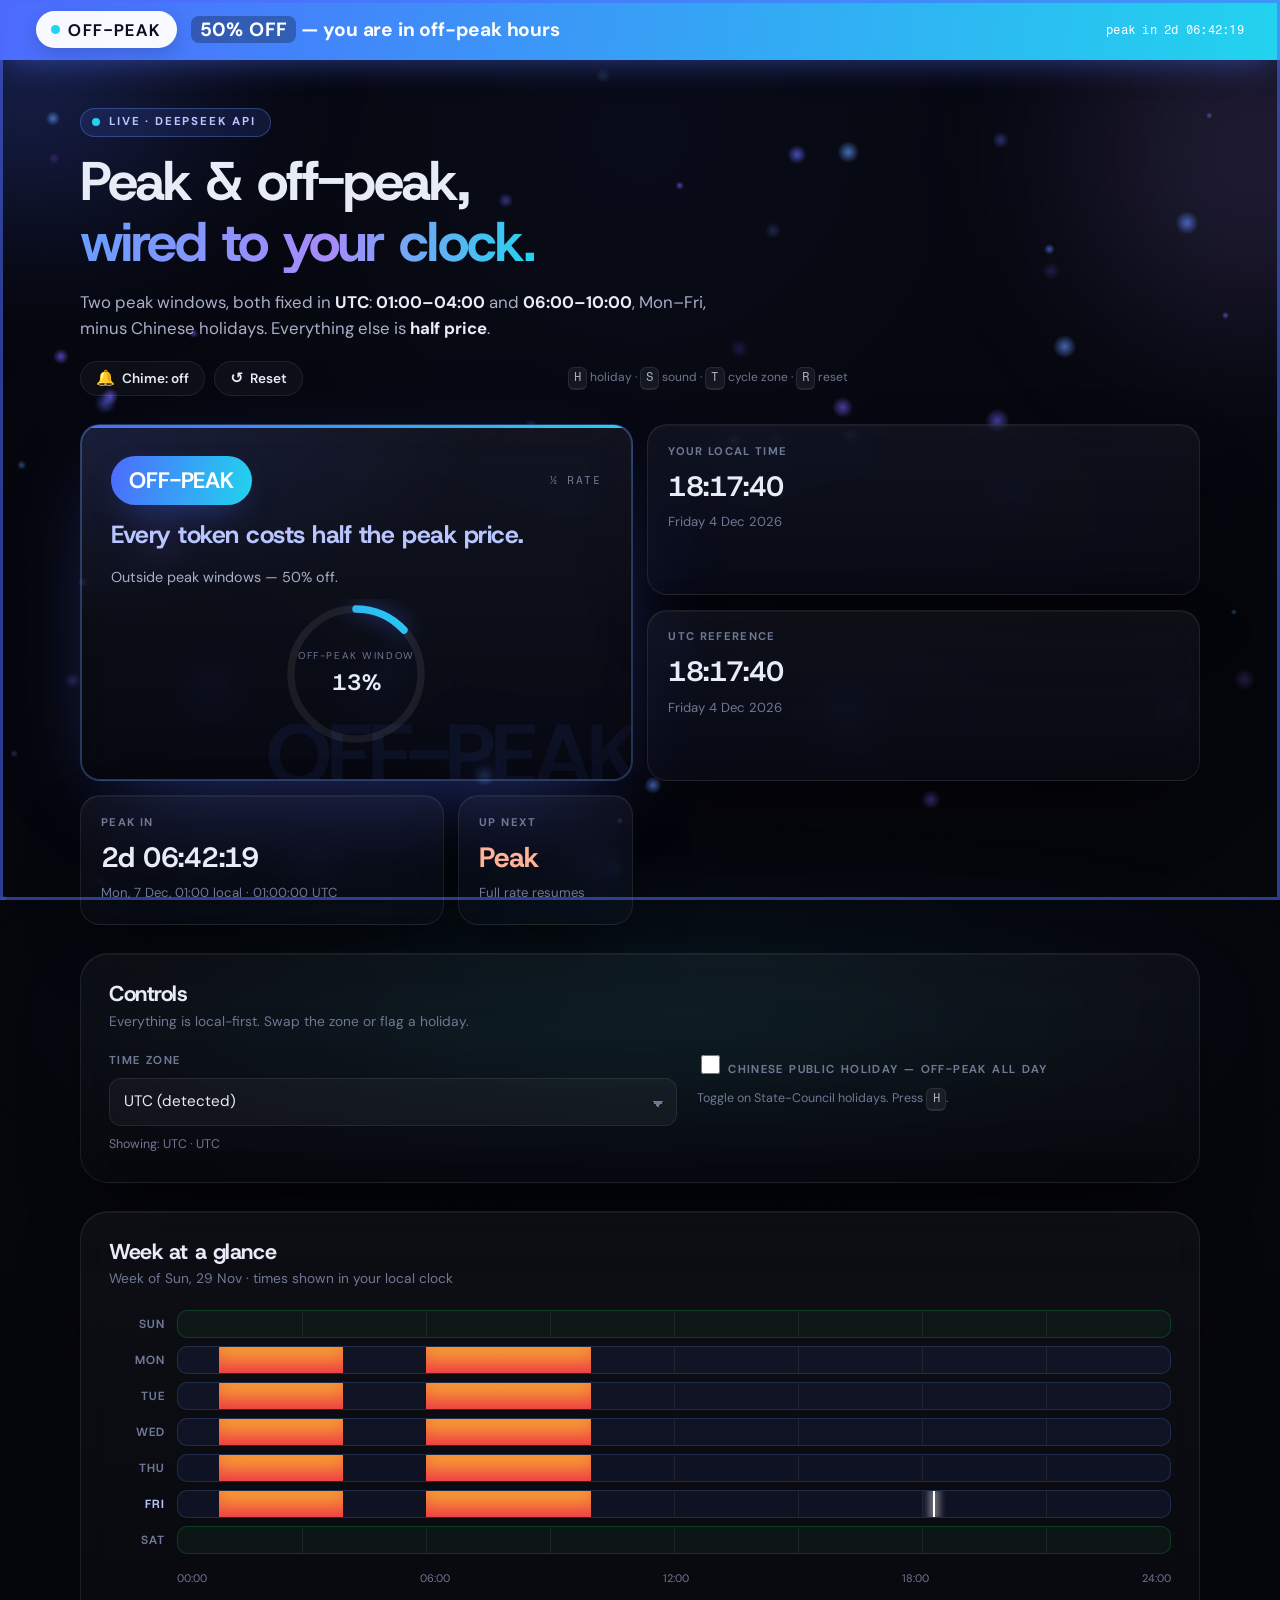
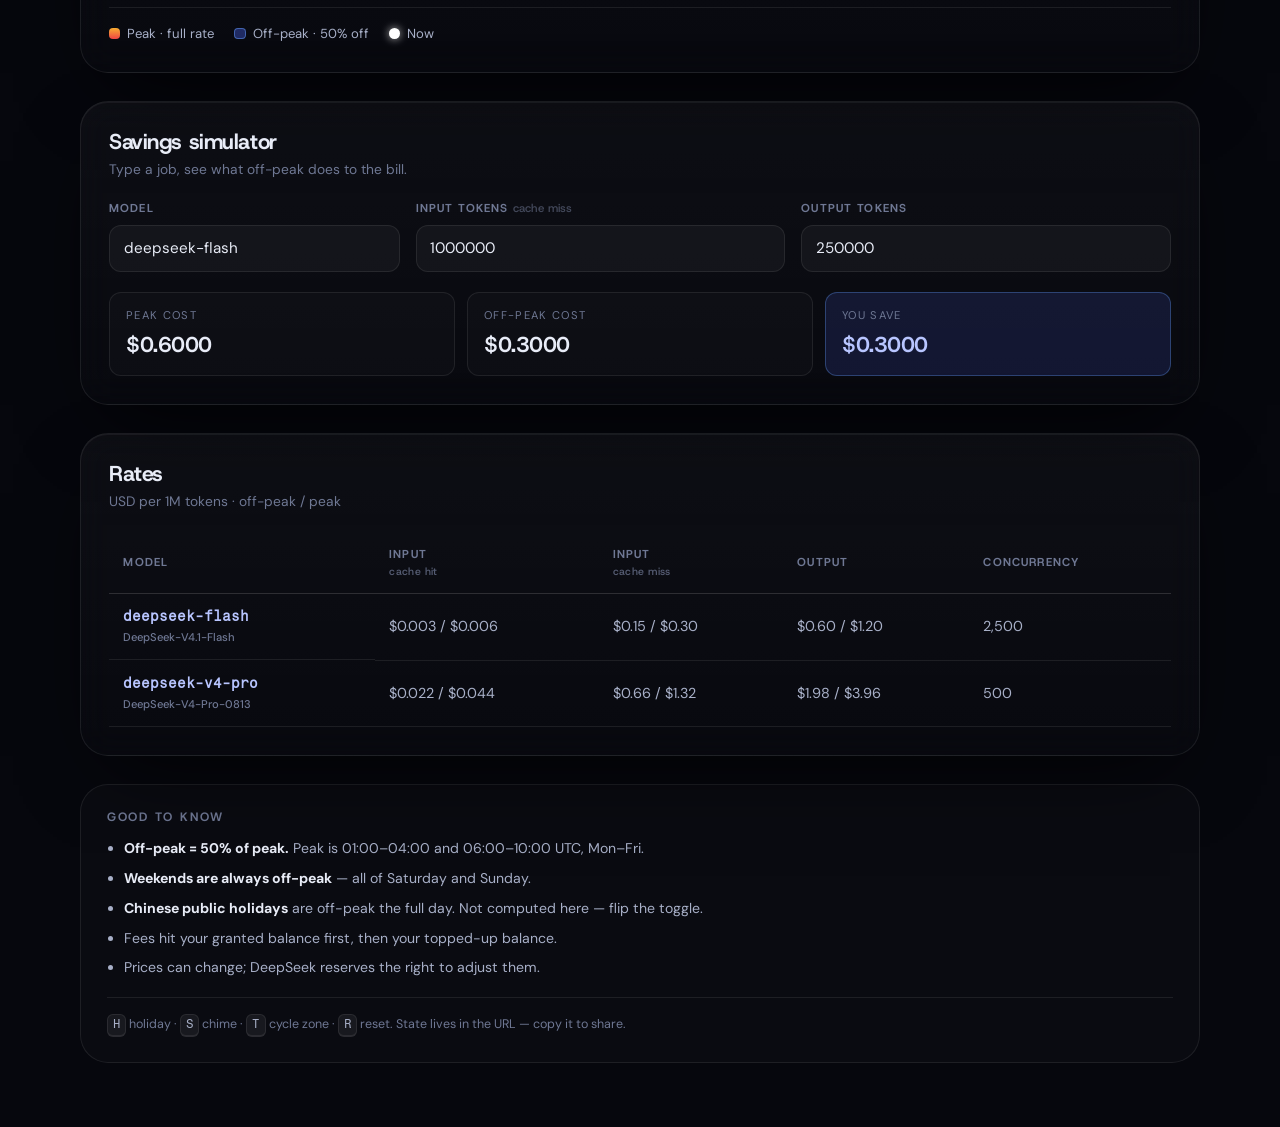
<file: DeepSeek/index.html>
<!DOCTYPE html>
<html lang="en" data-state="off-peak">
<head>
<meta charset="UTF-8" />
<meta name="viewport" content="width=device-width, initial-scale=1, viewport-fit=cover" />
<meta name="color-scheme" content="dark light" />
<meta name="theme-color" id="themeColor" content="#4d6bfe" />
<title>DeepSeek — Peak &amp; Off-Peak, live for your zone</title>
<link rel="preconnect" href="https://fonts.googleapis.com" />
<link rel="preconnect" href="https://fonts.gstatic.com" crossorigin />
<link rel="stylesheet" href="https://fonts.googleapis.com/css2?family=DM+Sans:wght@400;500;700&family=Host+Grotesk:wght@500;600;700&family=Fragment+Mono&display=swap" />
<link rel="stylesheet" href="style.css" />
</head>
<body>

<canvas id="bgCanvas" aria-hidden="true"></canvas>

<!-- Sticky state banner (loudest element on the page) -->
<div class="state-banner" id="stateBanner">
  <span class="state-banner__badge">
    <i class="state-banner__dot" aria-hidden="true"></i>
    <span id="bannerBadge">Off-peak</span>
  </span>
  <span class="state-banner__text" id="bannerText"></span>
  <span class="state-banner__count" id="bannerCount">changes in --:--:--</span>
</div>

<p class="sr-only" id="stateAnnounce">Off-peak hours.</p>

<main class="app">

  <header class="hero">
    <p class="eyebrow"><i class="pulse" aria-hidden="true"></i> Live · DeepSeek API</p>
    <h1>Peak &amp; off-peak,<br><span class="grad">wired to your clock.</span></h1>
    <p class="hero-sub">
      Two peak windows, both fixed in <strong>UTC</strong>: <strong>01:00–04:00</strong> and
      <strong>06:00–10:00</strong>, Mon–Fri, minus Chinese holidays. Everything else is
      <strong>half price</strong>.
    </p>
    <div class="toolbar">
      <button class="btn" id="soundToggle" type="button" aria-pressed="false" title="Toggle chime (S)">
        <span class="btn-icon" aria-hidden="true">🔔</span> <span id="soundLabel">Chime: off</span>
      </button>
      <button class="btn" id="resetBtn" type="button" title="Reset preferences (R)">
        <span class="btn-icon" aria-hidden="true">↺</span> Reset
      </button>
      <span class="kbd-hint">
        <kbd>H</kbd> holiday · <kbd>S</kbd> sound · <kbd>T</kbd> cycle zone · <kbd>R</kbd> reset
      </span>
    </div>
  </header>

  <!-- ══ Bento status grid ══ -->
  <section class="bento" aria-label="Live status">

    <article class="card card--status" id="statusCard" data-state="off-peak">
      <div class="card-head">
        <span class="badge" id="statusBadge">Off-peak</span>
        <span class="card-tag" id="statusTag">live</span>
      </div>
      <p class="status-rate" id="statusRate">—</p>
      <p class="status-desc" id="statusDesc">—</p>
      <div class="ring-wrap">
        <svg class="ring" viewBox="0 0 120 120" aria-hidden="true">
          <defs>
            <linearGradient id="ringGrad" x1="0" y1="0" x2="1" y2="1">
              <stop offset="0%"   stop-color="var(--state-a)" />
              <stop offset="100%" stop-color="var(--state-b)" />
            </linearGradient>
          </defs>
          <circle class="ring-bg" cx="60" cy="60" r="52" />
          <circle class="ring-fg" id="ringFg" cx="60" cy="60" r="52" />
        </svg>
        <div class="ring-center">
          <span class="ring-label" id="ringLabel">window</span>
          <span class="ring-value" id="ringValue">—%</span>
        </div>
      </div>
    </article>

    <article class="card card--clock">
      <span class="card-label">Your local time</span>
      <span class="card-value" id="localClock">--:--:--</span>
      <span class="card-sub"  id="localDate">—</span>
    </article>

    <article class="card card--clock">
      <span class="card-label">UTC reference</span>
      <span class="card-value" id="utcClock">--:--:--</span>
      <span class="card-sub"  id="utcDate">—</span>
    </article>

    <article class="card card--count">
      <span class="card-label" id="nextLabel">Next change in</span>
      <span class="card-value" id="countdown">--:--:--</span>
      <span class="card-sub"  id="nextAt">—</span>
    </article>

    <article class="card card--next">
      <span class="card-label">Up next</span>
      <span class="card-value" id="nextState">—</span>
      <span class="card-sub"  id="nextPreview">—</span>
    </article>

  </section>

  <!-- ══ Controls ══ -->
  <section class="panel" aria-label="Settings">
    <div class="panel-head">
      <h2>Controls</h2>
      <p class="panel-sub">Everything is local-first. Swap the zone or flag a holiday.</p>
    </div>
    <div class="controls">
      <div class="control">
        <label for="tzSelect">Time zone</label>
        <select id="tzSelect"></select>
        <p class="hint" id="tzHint">—</p>
      </div>
      <div class="control">
        <label class="check" for="holidayToggle">
          <input type="checkbox" id="holidayToggle" />
          <span>Chinese public holiday — off-peak all day</span>
        </label>
        <p class="hint">Toggle on State-Council holidays. Press <kbd>H</kbd>.</p>
      </div>
    </div>
  </section>

  <!-- ══ Week ══ -->
  <section class="panel" aria-label="Week overview">
    <div class="panel-head">
      <h2>Week at a glance</h2>
      <p class="panel-sub" id="weekSub">—</p>
    </div>
    <div class="week" id="week"></div>
    <div class="legend">
      <span class="legend-item"><i class="dot dot-peak"></i> Peak · full rate</span>
      <span class="legend-item"><i class="dot dot-off"></i> Off-peak · 50% off</span>
      <span class="legend-item"><i class="dot dot-now"></i> Now</span>
    </div>
  </section>

  <!-- ══ Simulator ══ -->
  <section class="panel simulator" aria-label="Savings simulator">
    <div class="panel-head">
      <h2>Savings simulator</h2>
      <p class="panel-sub">Type a job, see what off-peak does to the bill.</p>
    </div>
    <div class="sim-grid">
      <label class="sim-field">
        <span>Model</span>
        <select id="simModel">
          <option value="flash">deepseek-flash</option>
          <option value="pro">deepseek-v4-pro</option>
        </select>
      </label>
      <label class="sim-field">
        <span>Input tokens <em>cache miss</em></span>
        <input type="number" id="simIn" value="1000000" min="0" step="1000" inputmode="numeric" />
      </label>
      <label class="sim-field">
        <span>Output tokens</span>
        <input type="number" id="simOut" value="250000" min="0" step="1000" inputmode="numeric" />
      </label>
    </div>
    <div class="sim-result">
      <div class="sim-cell"><span>Peak cost</span><strong id="simPeak">—</strong></div>
      <div class="sim-cell"><span>Off-peak cost</span><strong id="simOff">—</strong></div>
      <div class="sim-cell sim-cell--save"><span>You save</span><strong id="simSave">—</strong></div>
    </div>
  </section>

  <!-- ══ Rates ══ -->
  <section class="panel" aria-label="Rates">
    <div class="panel-head">
      <h2>Rates</h2>
      <p class="panel-sub">USD per 1M tokens · off-peak / peak</p>
    </div>
    <div class="table-wrap">
      <table class="rates">
        <thead>
          <tr>
            <th>Model</th>
            <th>Input <small>cache hit</small></th>
            <th>Input <small>cache miss</small></th>
            <th>Output</th>
            <th>Concurrency</th>
          </tr>
        </thead>
        <tbody>
          <tr>
            <th><span class="model">deepseek-flash</span><small>DeepSeek-V4.1-Flash</small></th>
            <td>$0.003 / $0.006</td>
            <td>$0.15 / $0.30</td>
            <td>$0.60 / $1.20</td>
            <td>2,500</td>
          </tr>
          <tr>
            <th><span class="model">deepseek-v4-pro</span><small>DeepSeek-V4-Pro-0813</small></th>
            <td>$0.022 / $0.044</td>
            <td>$0.66 / $1.32</td>
            <td>$1.98 / $3.96</td>
            <td>500</td>
          </tr>
        </tbody>
      </table>
    </div>
  </section>

  <!-- ══ Notes ══ -->
  <footer class="notes">
    <h2>Good to know</h2>
    <ul>
      <li><strong>Off-peak = 50% of peak.</strong> Peak is 01:00–04:00 and 06:00–10:00 UTC, Mon–Fri.</li>
      <li><strong>Weekends are always off-peak</strong> — all of Saturday and Sunday.</li>
      <li><strong>Chinese public holidays</strong> are off-peak the full day. Not computed here — flip the toggle.</li>
      <li>Fees hit your granted balance first, then your topped-up balance.</li>
      <li>Prices can change; DeepSeek reserves the right to adjust them.</li>
    </ul>
    <p class="foot-hint">
      <kbd>H</kbd> holiday · <kbd>S</kbd> chime · <kbd>T</kbd> cycle zone · <kbd>R</kbd> reset.
      State lives in the URL — copy it to share.
    </p>
  </footer>

</main>

<script src="app.js"></script>
</body>
</html>
</file>
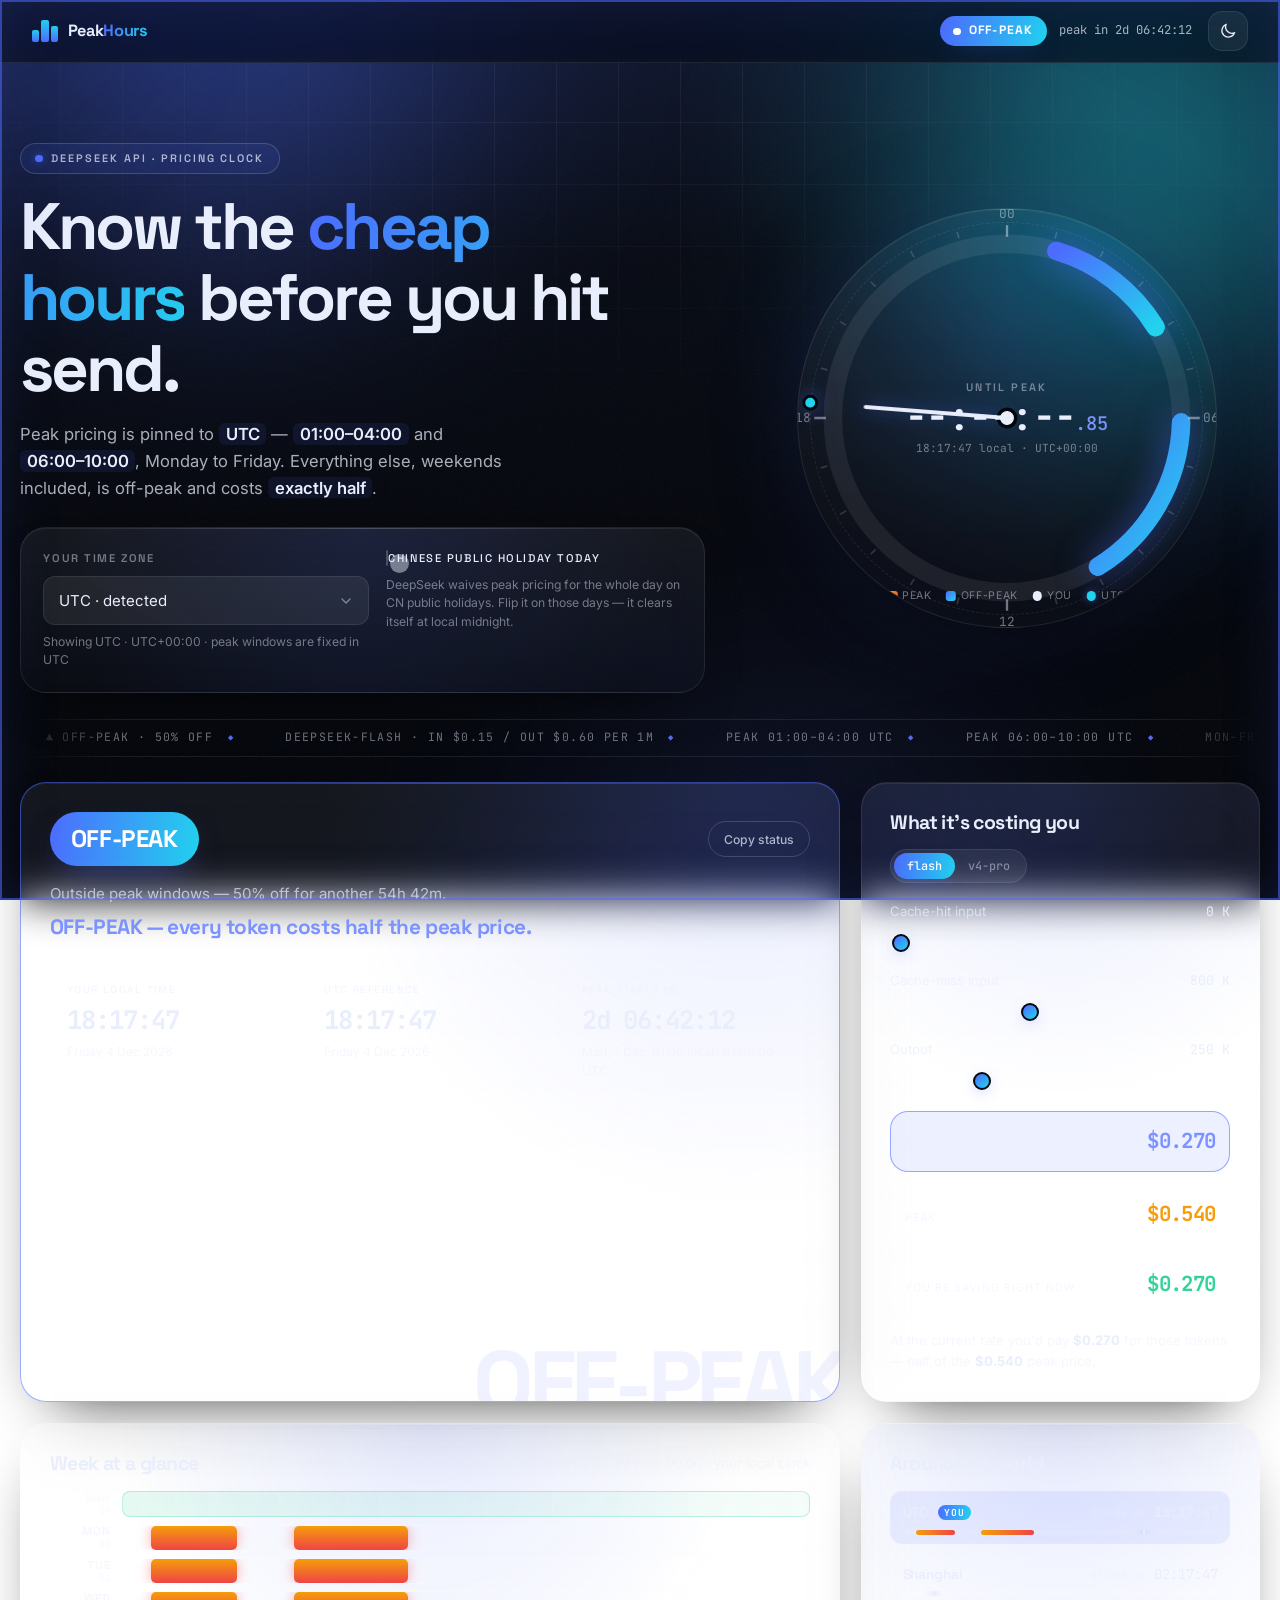
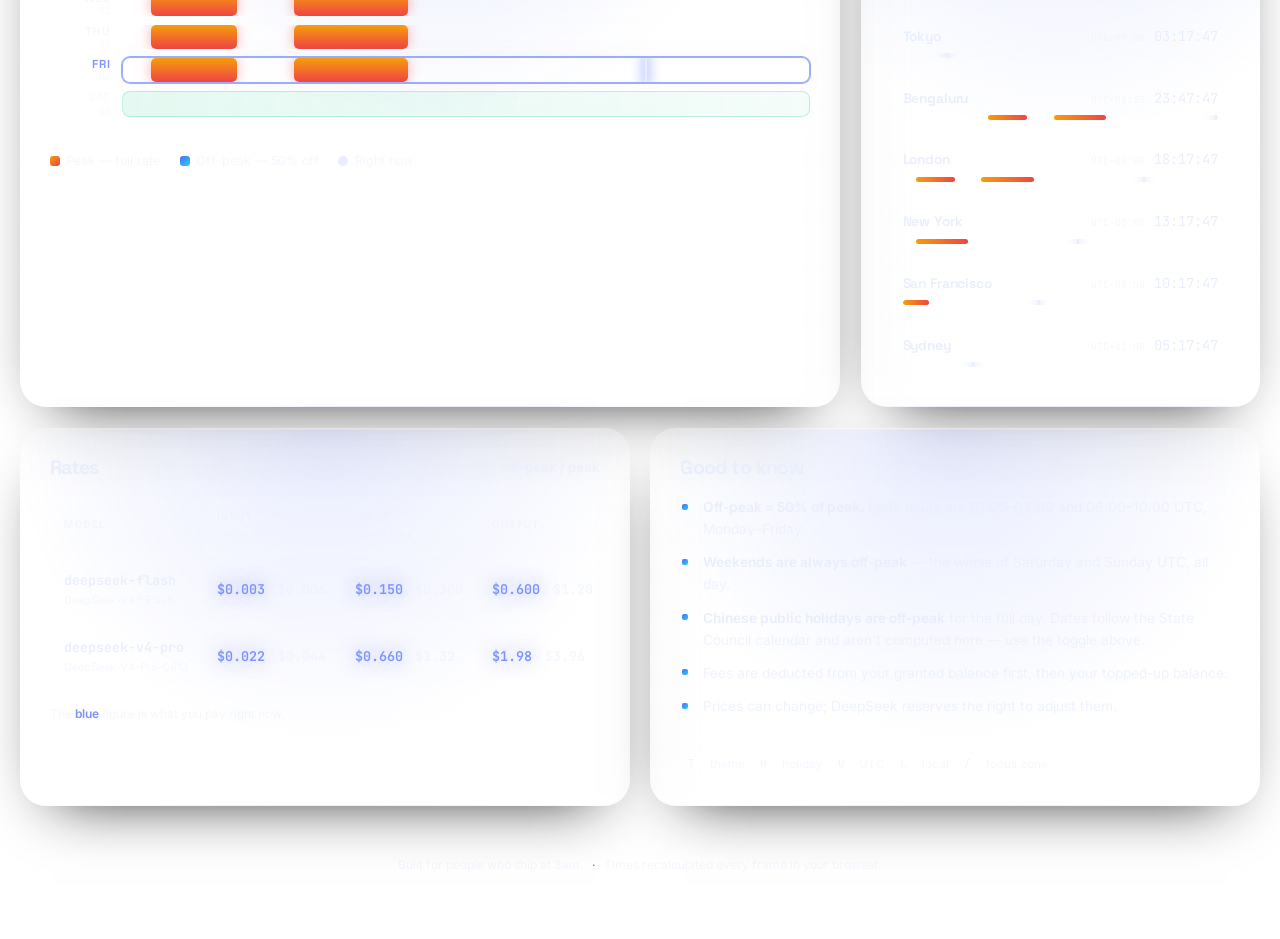
<file: DeepSeek_Harness/index.html>
<!DOCTYPE html>
<html lang="en" data-state="off-peak" data-theme="dark">
<head>
<meta charset="UTF-8" />
<meta name="viewport" content="width=device-width, initial-scale=1" />
<meta name="color-scheme" content="dark light" />
<meta name="theme-color" id="themeColor" content="#4d6bfe" />
<meta name="description" content="Live countdown to DeepSeek API off-peak hours (50% off), in your time zone. Peak: 01:00–04:00 and 06:00–10:00 UTC, Monday–Friday." />
<title>Peak Hours · DeepSeek off-peak countdown</title>
<link rel="icon" id="favicon" href="data:image/svg+xml,%3Csvg xmlns='http://www.w3.org/2000/svg' viewBox='0 0 32 32'%3E%3Crect width='32' height='32' rx='9' fill='%234d6bfe'/%3E%3Ccircle cx='16' cy='16' r='6' fill='white'/%3E%3C/svg%3E" />
<link rel="preconnect" href="https://fonts.googleapis.com" />
<link rel="preconnect" href="https://fonts.gstatic.com" crossorigin />
<link rel="stylesheet" href="https://fonts.googleapis.com/css2?family=Space+Grotesk:wght@500;600;700&family=Inter:wght@400;500;600;700&family=JetBrains+Mono:wght@400;500;700&display=swap" />
<link rel="stylesheet" href="style.css" />
</head>
<body id="top">

<!-- ── ambient background ─────────────────────────────────────────────── -->
<div class="fx" aria-hidden="true">
  <span class="fx__blob fx__blob--1"></span>
  <span class="fx__blob fx__blob--2"></span>
  <span class="fx__blob fx__blob--3"></span>
  <span class="fx__grid"></span>
  <span class="fx__noise"></span>
  <span class="fx__vignette"></span>
</div>
<div class="glow" id="cursorGlow" aria-hidden="true"></div>
<div class="burst-layer" id="burstLayer" aria-hidden="true"></div>

<p class="sr-only" id="stateAnnounce" role="status" aria-live="polite">Off-peak hours. Rates are 50% off.</p>

<!-- ── top bar ─────────────────────────────────────────────────────────── -->
<header class="topbar">
  <a class="brand" href="#top">
    <span class="brand__mark" aria-hidden="true"><i></i><i></i><i></i></span>
    <span class="brand__text">Peak<em>Hours</em></span>
  </a>

  <div class="topbar__state">
    <span class="pill" id="bannerBadge">
      <i class="pill__dot" aria-hidden="true"></i>
      <span id="bannerBadgeText">Off-peak</span>
    </span>
    <span class="topbar__count" id="bannerCount">changes in --:--:--</span>
  </div>

  <button class="icon-btn" id="themeBtn" type="button" aria-label="Switch colour theme" title="Switch theme (T)">
    <svg class="icon-btn__sun" viewBox="0 0 24 24" width="18" height="18" aria-hidden="true">
      <circle cx="12" cy="12" r="4.4"></circle>
      <g stroke-linecap="round">
        <path d="M12 2.2v2.6M12 19.2v2.6M2.2 12h2.6M19.2 12h2.6M5.1 5.1l1.9 1.9M17 17l1.9 1.9M18.9 5.1L17 7M7 17l-1.9 1.9"></path>
      </g>
    </svg>
    <svg class="icon-btn__moon" viewBox="0 0 24 24" width="18" height="18" aria-hidden="true">
      <path d="M20.5 14.6A8.6 8.6 0 0 1 9.4 3.5a8.6 8.6 0 1 0 11.1 11.1Z"></path>
    </svg>
  </button>
</header>

<main class="app">

  <!-- ── hero ──────────────────────────────────────────────────────────── -->
  <section class="hero">
    <div class="hero__copy">
      <p class="eyebrow reveal"><i aria-hidden="true"></i>DeepSeek API · pricing clock</p>
      <h1 class="reveal">Know the <span class="grad">cheap hours</span> before you hit send.</h1>
      <p class="hero__sub reveal">
        Peak pricing is pinned to <strong>UTC</strong> — <strong>01:00–04:00</strong> and
        <strong>06:00–10:00</strong>, Monday to Friday. Everything else, weekends
        included, is off-peak and costs <strong>exactly half</strong>.
      </p>

      <div class="toolbar card reveal" data-spot>
        <div class="field">
          <label for="tzSelect">Your time zone</label>
          <div class="select-wrap">
            <select id="tzSelect"></select>
            <svg class="select-caret" viewBox="0 0 24 24" width="16" height="16" aria-hidden="true">
              <path d="m6 9 6 6 6-6" fill="none" stroke="currentColor" stroke-width="2"
                    stroke-linecap="round" stroke-linejoin="round"></path>
            </svg>
          </div>
          <p class="hint" id="tzHint">—</p>
        </div>

        <div class="field">
          <label class="switch" for="holidayToggle">
            <input type="checkbox" id="holidayToggle" />
            <span class="switch__ui" aria-hidden="true"></span>
            <span class="switch__label">Chinese public holiday today</span>
          </label>
          <p class="hint">DeepSeek waives peak pricing for the whole day on CN public holidays. Flip it on those days — it clears itself at local midnight.</p>
        </div>
      </div>
    </div>

    <div class="hero__dial reveal">
      <div class="dial card" id="dialCard" data-spot>
        <svg class="dial__svg" viewBox="0 0 360 360" role="img"
             aria-label="A 24-hour dial showing today's peak windows in your local time, with a needle at the current time.">
          <defs>
            <linearGradient id="arcGrad" x1="0" y1="0" x2="1" y2="1">
              <stop id="arcGradA" offset="0"></stop>
              <stop id="arcGradB" offset="1"></stop>
            </linearGradient>
          </defs>
          <circle class="dial__track" cx="180" cy="180" r="150"></circle>
          <g id="dialArcs"></g>
          <g id="dialTicks"></g>
          <g class="dial__needle" id="dialNeedle">
            <line x1="180" y1="180" x2="180" y2="58"></line>
            <circle cx="180" cy="180" r="7.5"></circle>
          </g>
          <circle class="dial__utcdot" id="dialUtcDot" cx="180" cy="12" r="5.5"></circle>
        </svg>

        <div class="dial__center">
          <span class="dial__label" id="dialLabel">until peak</span>
          <span class="dial__time"><span id="dialCount">--:--:--</span><small id="dialMs">.00</small></span>
          <span class="dial__day" id="dialDay">—</span>
        </div>

        <div class="dial__legend">
          <span><i class="sw sw--peak" aria-hidden="true"></i>Peak</span>
          <span><i class="sw sw--off" aria-hidden="true"></i>Off-peak</span>
          <span><i class="sw sw--now" aria-hidden="true"></i>You</span>
          <span><i class="sw sw--utc" aria-hidden="true"></i>UTC</span>
        </div>
      </div>
    </div>
  </section>

  <!-- ── ticker ────────────────────────────────────────────────────────── -->
  <div class="ticker" aria-hidden="true">
    <div class="ticker__track" id="tickerTrack"></div>
  </div>

  <!-- ── bento ─────────────────────────────────────────────────────────── -->
  <div class="bento">

    <section class="card status" id="statusCard" aria-label="Current pricing state" data-spot>
      <div class="status__head">
        <span class="badge" id="statusBadge">Off-peak</span>
        <button class="ghost-btn" id="copyBtn" type="button">Copy status</button>
      </div>
      <p class="status__desc" id="statusDesc">—</p>
      <p class="status__rate" id="statusRate">—</p>

      <div class="status__grid">
        <div class="stat">
          <span class="stat__label">Your local time</span>
          <span class="stat__value" id="localClock">--:--:--</span>
          <span class="stat__sub" id="localDate">—</span>
        </div>
        <div class="stat">
          <span class="stat__label">UTC reference</span>
          <span class="stat__value" id="utcClock">--:--:--</span>
          <span class="stat__sub" id="utcDate">—</span>
        </div>
        <div class="stat">
          <span class="stat__label" id="nextLabel">Next change</span>
          <span class="stat__value" id="countdown">--:--:--</span>
          <span class="stat__sub" id="nextAt">—</span>
        </div>
      </div>
    </section>

    <section class="card calc" aria-label="Savings calculator" data-spot>
      <div class="card__head">
        <h2>What it's costing you</h2>
        <div class="seg" role="group" aria-label="Choose a model">
          <button type="button" class="seg__btn is-on" data-model="flash">flash</button>
          <button type="button" class="seg__btn" data-model="pro">v4-pro</button>
        </div>
      </div>

      <div class="calc__rows">
        <label class="range" for="hitRange">
          <span class="range__top"><span>Cache-hit input</span><em id="hitOut">0 K</em></span>
          <input type="range" id="hitRange" min="0" max="1000" step="10" value="0" />
        </label>
        <label class="range" for="missRange">
          <span class="range__top"><span>Cache-miss input</span><em id="missOut">800 K</em></span>
          <input type="range" id="missRange" min="0" max="2000" step="10" value="800" />
        </label>
        <label class="range" for="outRange">
          <span class="range__top"><span>Output</span><em id="outOut">250 K</em></span>
          <input type="range" id="outRange" min="0" max="1000" step="10" value="250" />
        </label>
      </div>

      <div class="calc__out">
        <div class="money money--off" id="moneyOff">
          <span>Off-peak</span><strong id="costOff">—</strong>
        </div>
        <div class="money money--peak" id="moneyPeak">
          <span>Peak</span><strong id="costPeak">—</strong>
        </div>
        <div class="money money--save">
          <span id="saveLabel">Difference</span><strong id="costSave">—</strong>
        </div>
      </div>
      <p class="calc__note" id="calcNote">—</p>
    </section>

    <section class="card weekcard" data-spot>
      <div class="card__head">
        <h2>Week at a glance</h2>
        <p class="card__sub" id="weekSub">—</p>
      </div>
      <div class="week" id="week"></div>
      <div class="legend">
        <span class="legend__item"><i class="sw sw--peak" aria-hidden="true"></i> Peak — full rate</span>
        <span class="legend__item"><i class="sw sw--off" aria-hidden="true"></i> Off-peak — 50% off</span>
        <span class="legend__item"><i class="sw sw--now" aria-hidden="true"></i> Right now</span>
      </div>
    </section>

    <section class="card worldcard" data-spot>
      <div class="card__head"><h2>Around the world</h2></div>
      <ul class="world" id="worldClocks"></ul>
    </section>

    <section class="card ratescard" data-spot>
      <div class="card__head">
        <h2>Rates</h2>
        <p class="card__sub">USD per 1M tokens · <strong>off-peak / peak</strong></p>
      </div>
      <div class="table-wrap">
        <table class="rates">
          <thead>
            <tr>
              <th scope="col">Model</th>
              <th scope="col">Input<small>cache hit</small></th>
              <th scope="col">Input<small>cache miss</small></th>
              <th scope="col">Output</th>
              <th scope="col">Concurrency</th>
            </tr>
          </thead>
          <tbody id="ratesBody"></tbody>
        </table>
      </div>
      <p class="rates__foot">The <b class="hl-off">blue</b> figure is what you pay right now.</p>
    </section>

    <section class="card notescard" data-spot>
      <div class="card__head"><h2>Good to know</h2></div>
      <ul class="notes">
        <li><strong>Off-peak = 50% of peak.</strong> Peak hours are 01:00–04:00 and 06:00–10:00 UTC, Monday–Friday.</li>
        <li><strong>Weekends are always off-peak</strong> — the whole of Saturday and Sunday UTC, all day.</li>
        <li><strong>Chinese public holidays are off-peak</strong> for the full day. Dates follow the State Council calendar and aren't computed here — use the toggle above.</li>
        <li>Fees are deducted from your granted balance first, then your topped-up balance.</li>
        <li>Prices can change; DeepSeek reserves the right to adjust them.</li>
      </ul>
      <p class="shortcuts">
        <kbd>T</kbd> theme
        <kbd>H</kbd> holiday
        <kbd>U</kbd> UTC
        <kbd>L</kbd> local
        <kbd>/</kbd> focus zone
      </p>
    </section>

  </div>

  <footer class="footer">
    <span>Built for people who ship at 3am.</span>
    <span class="footer__dot" aria-hidden="true">·</span>
    <span>Times recalculated every frame in your browser.</span>
  </footer>

</main>

<div class="toasts" id="toasts" aria-live="polite" aria-atomic="false"></div>

<noscript>
  <p style="padding:1rem;text-align:center">This page needs JavaScript to compute the live peak/off-peak state.</p>
</noscript>

<script src="app.js"></script>
</body>
</html>
</file>
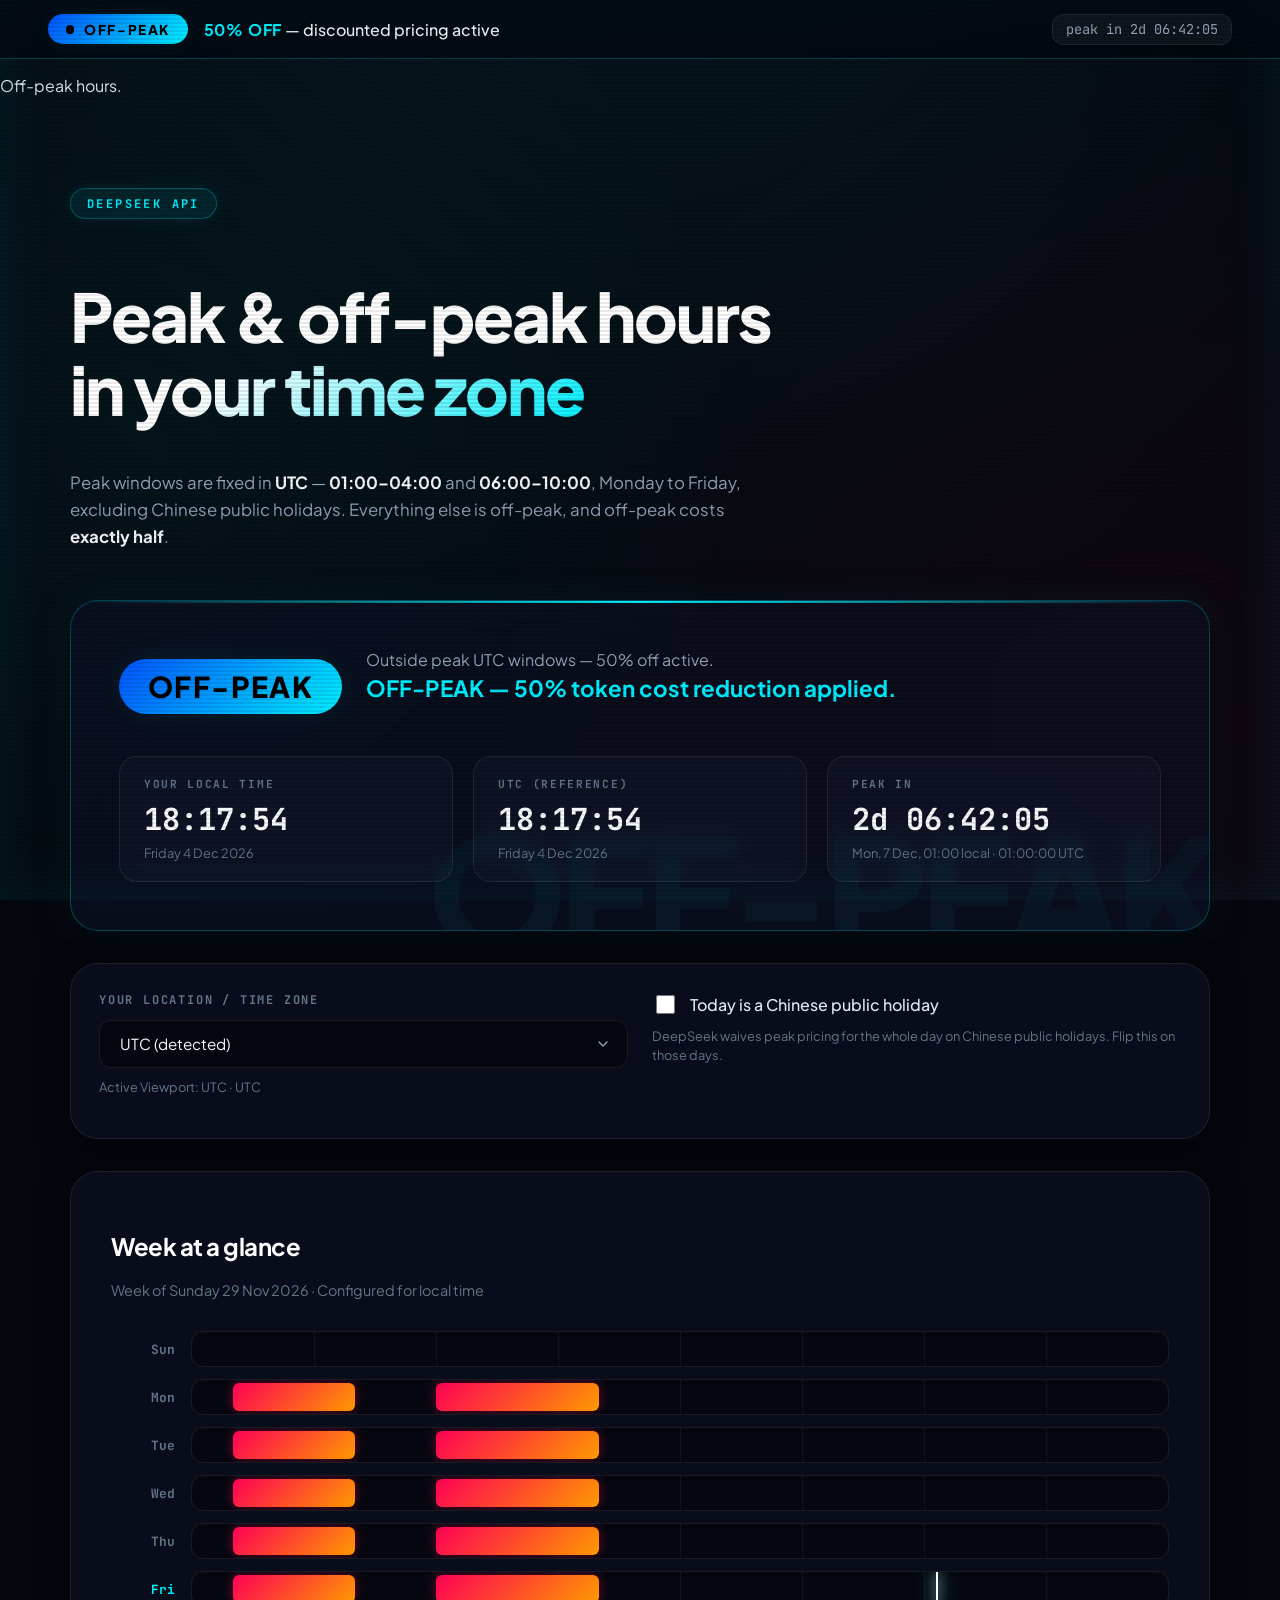
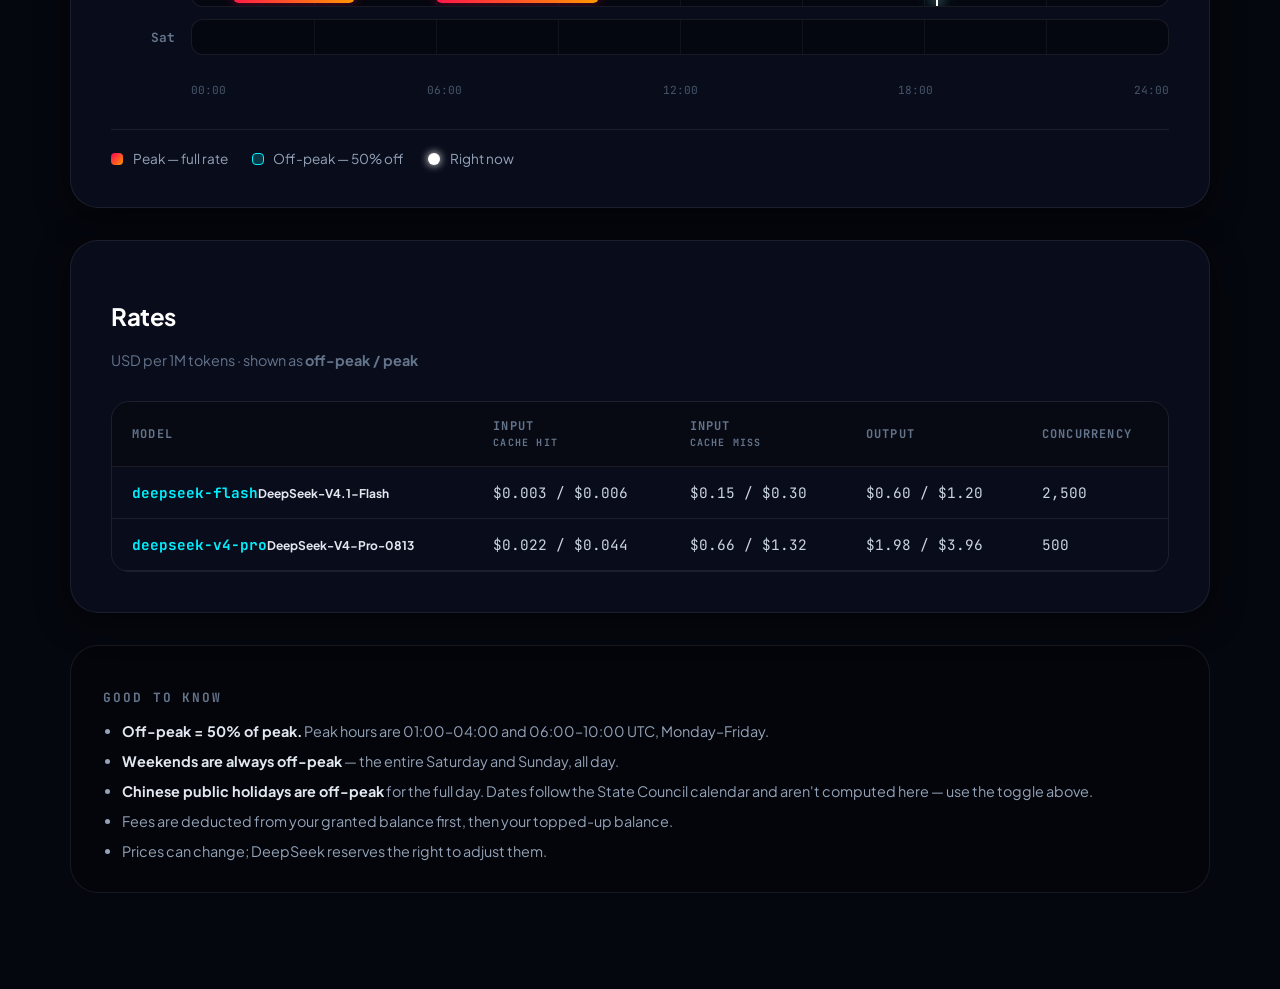
<file: Gemini/index.html>
<!DOCTYPE html>
<html lang="en" data-state="off-peak">
<head>
<meta charset="UTF-8" />
<meta name="viewport" content="width=device-width, initial-scale=1" />
<meta name="color-scheme" content="light" />
<meta name="theme-color" id="themeColor" content="#4d6bfe" />
<title>DeepSeek API — Peak &amp; Off-Peak Hours for Your Location</title>
<link rel="preconnect" href="https://fonts.googleapis.com" />
<link rel="preconnect" href="https://fonts.gstatic.com" crossorigin />
<link rel="stylesheet" href="https://fonts.googleapis.com/css2?family=DM+Sans:wght@400;500;700&family=Host+Grotesk:wght@500;600;700&family=Fragment+Mono&display=swap" />
<link rel="stylesheet" href="style.css" />
</head>
<body>

<!-- ── The loudest thing on the page: always-visible state banner ── -->
<div class="state-banner" id="stateBanner">
  <span class="state-banner__badge">
    <i class="state-banner__dot" aria-hidden="true"></i>
    <span id="bannerBadge">Off-peak</span>
  </span>
  <span class="state-banner__text" id="bannerText">
    <strong>50% off</strong> — you are in off-peak hours
  </span>
  <span class="state-banner__count" id="bannerCount">changes in --:--:--</span>
</div>

<p class="sr-only" id="stateAnnounce">Off-peak hours.</p>

<main class="app">

  <header class="hero">
    <p class="eyebrow">DeepSeek API</p>
    <h1>Peak &amp; off-peak hours<br><span>in your time zone</span></h1>
    <p class="hero-sub">
      Peak windows are fixed in <strong>UTC</strong> — <strong>01:00–04:00</strong> and
      <strong>06:00–10:00</strong>, Monday to Friday, excluding Chinese public holidays.
      Everything else is off-peak, and off-peak costs <strong>exactly half</strong>.
    </p>
  </header>

  <!-- ── Live status ────────────────────────────────────────── -->
  <section class="status-card" id="statusCard" data-state="off-peak" aria-label="Current pricing state">
    <div class="status-top">
      <span class="badge" id="statusBadge">Off-peak</span>
      <div class="status-copy">
        <p class="status-desc" id="statusDesc">—</p>
        <p class="status-rate" id="statusRate">—</p>
      </div>
    </div>
    <div class="status-grid">
      <div class="stat">
        <span class="stat-label">Your local time</span>
        <span class="stat-value" id="localClock">--:--:--</span>
        <span class="stat-sub" id="localDate">—</span>
      </div>
      <div class="stat">
        <span class="stat-label">UTC (reference)</span>
        <span class="stat-value" id="utcClock">--:--:--</span>
        <span class="stat-sub" id="utcDate">—</span>
      </div>
      <div class="stat">
        <span class="stat-label" id="nextLabel">Next change</span>
        <span class="stat-value" id="countdown">--:--:--</span>
        <span class="stat-sub" id="nextAt">—</span>
      </div>
    </div>
  </section>

  <!-- ── Controls ───────────────────────────────────────────── -->
  <section class="controls" aria-label="Settings">
    <div class="control">
      <label for="tzSelect">Your location / time zone</label>
      <select id="tzSelect"></select>
      <p class="hint" id="tzHint">—</p>
    </div>
    <div class="control">
      <label class="check" for="holidayToggle">
        <input type="checkbox" id="holidayToggle" />
        <span>Today is a Chinese public holiday</span>
      </label>
      <p class="hint">DeepSeek waives peak pricing for the whole day on Chinese public holidays. Flip this on those days.</p>
    </div>
  </section>

  <!-- ── Week view ──────────────────────────────────────────── -->
  <section class="panel">
    <div class="panel-head">
      <h2>Week at a glance</h2>
      <p class="panel-sub" id="weekSub">—</p>
    </div>

    <div class="week" id="week"></div>

    <div class="legend">
      <span class="legend-item"><i class="dot dot-peak"></i> Peak — full rate</span>
      <span class="legend-item"><i class="dot dot-off"></i> Off-peak — 50% off</span>
      <span class="legend-item"><i class="dot dot-now"></i> Right now</span>
    </div>
  </section>

  <!-- ── Rates ──────────────────────────────────────────────── -->
  <section class="panel">
    <div class="panel-head">
      <h2>Rates</h2>
      <p class="panel-sub">USD per 1M tokens · shown as <strong>off-peak / peak</strong></p>
    </div>

    <div class="table-wrap">
      <table class="rates">
        <thead>
          <tr>
            <th scope="col">Model</th>
            <th scope="col">Input<br><small>cache hit</small></th>
            <th scope="col">Input<br><small>cache miss</small></th>
            <th scope="col">Output</th>
            <th scope="col">Concurrency</th>
          </tr>
        </thead>
        <tbody>
          <tr>
            <th scope="row"><span class="model">deepseek-flash</span><small>DeepSeek-V4.1-Flash</small></th>
            <td>$0.003 / $0.006</td>
            <td>$0.15 / $0.30</td>
            <td>$0.60 / $1.20</td>
            <td>2,500</td>
          </tr>
          <tr>
            <th scope="row"><span class="model">deepseek-v4-pro</span><small>DeepSeek-V4-Pro-0813</small></th>
            <td>$0.022 / $0.044</td>
            <td>$0.66 / $1.32</td>
            <td>$1.98 / $3.96</td>
            <td>500</td>
          </tr>
        </tbody>
      </table>
    </div>
  </section>

  <!-- ── Notes ──────────────────────────────────────────────── -->
  <footer class="notes">
    <h2>Good to know</h2>
    <ul>
      <li><strong>Off-peak = 50% of peak.</strong> Peak hours are 01:00–04:00 and 06:00–10:00 UTC, Monday–Friday.</li>
      <li><strong>Weekends are always off-peak</strong> — the entire Saturday and Sunday, all day.</li>
      <li><strong>Chinese public holidays are off-peak</strong> for the full day. Dates follow the State Council calendar and aren't computed here — use the toggle above.</li>
      <li>Fees are deducted from your granted balance first, then your topped-up balance.</li>
      <li>Prices can change; DeepSeek reserves the right to adjust them.</li>
    </ul>
  </footer>

</main>

<script src="app.js"></script>
</body>
</html>
</file>
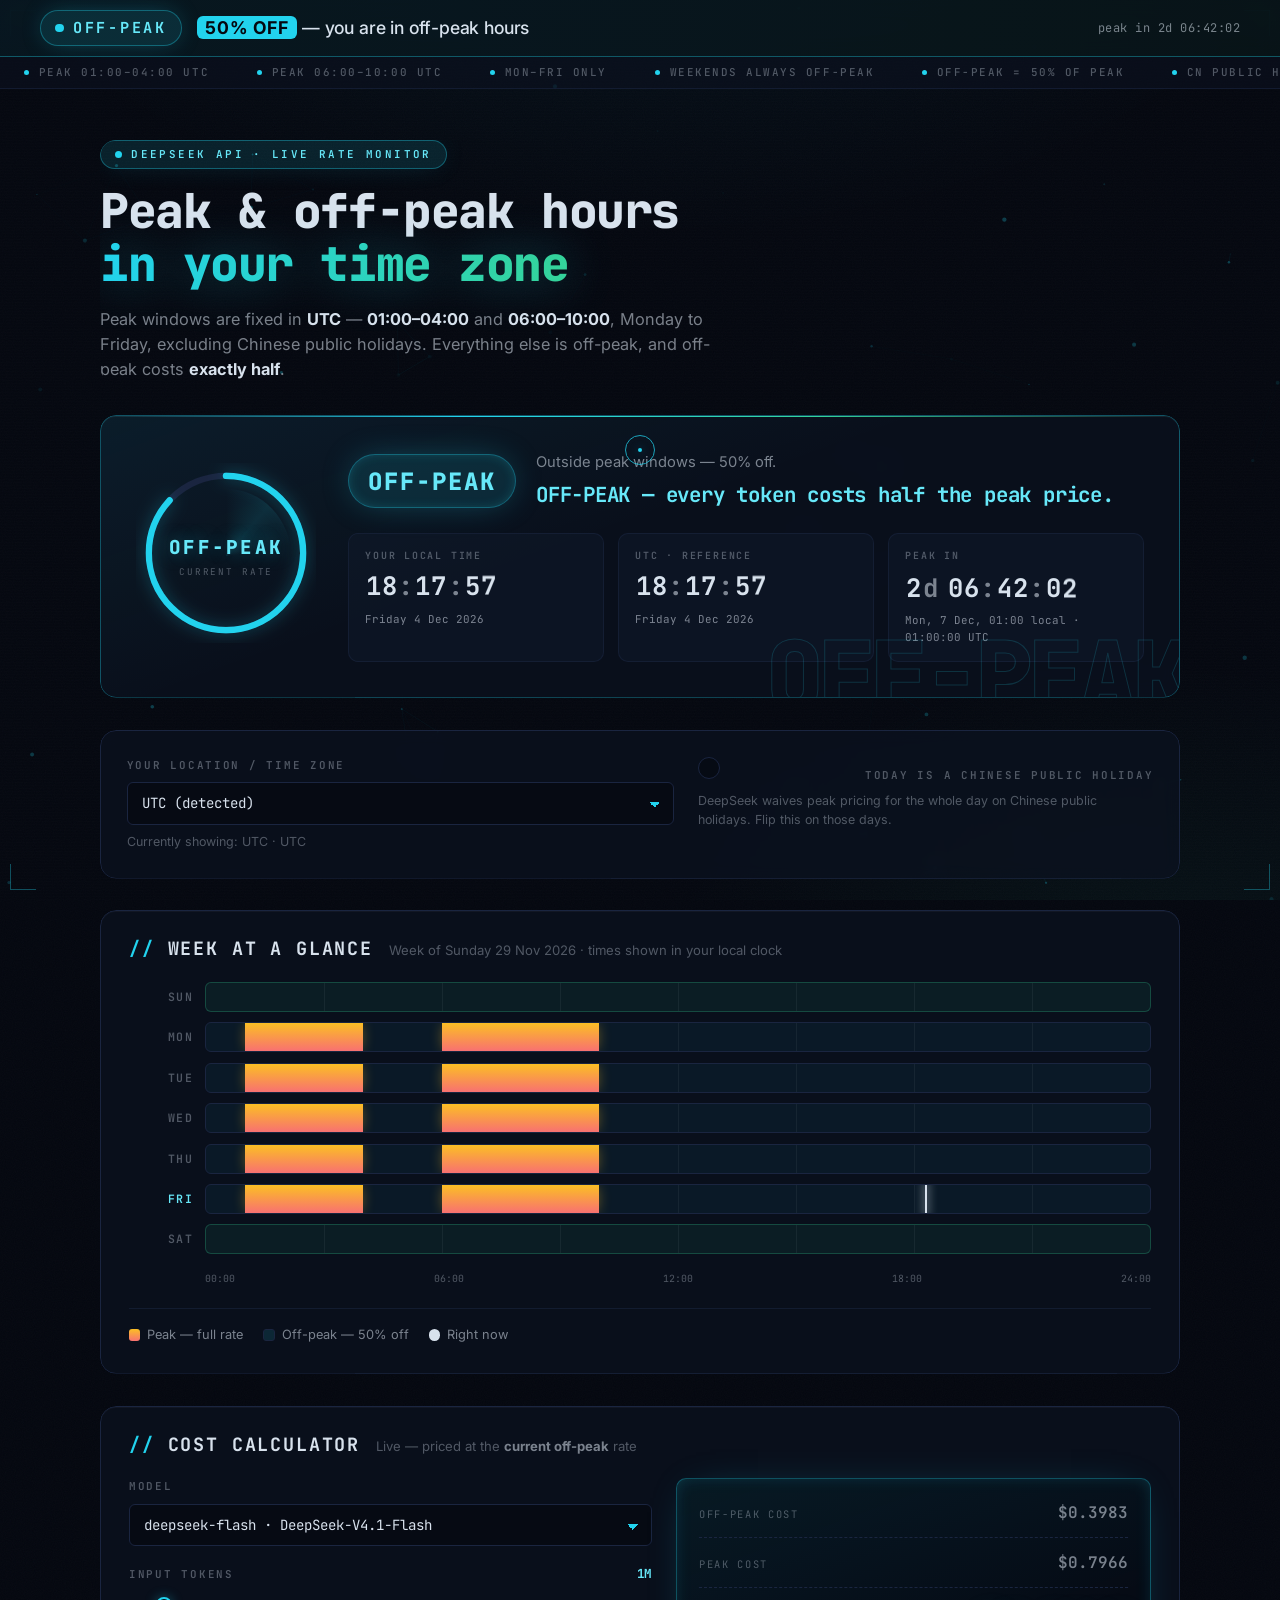
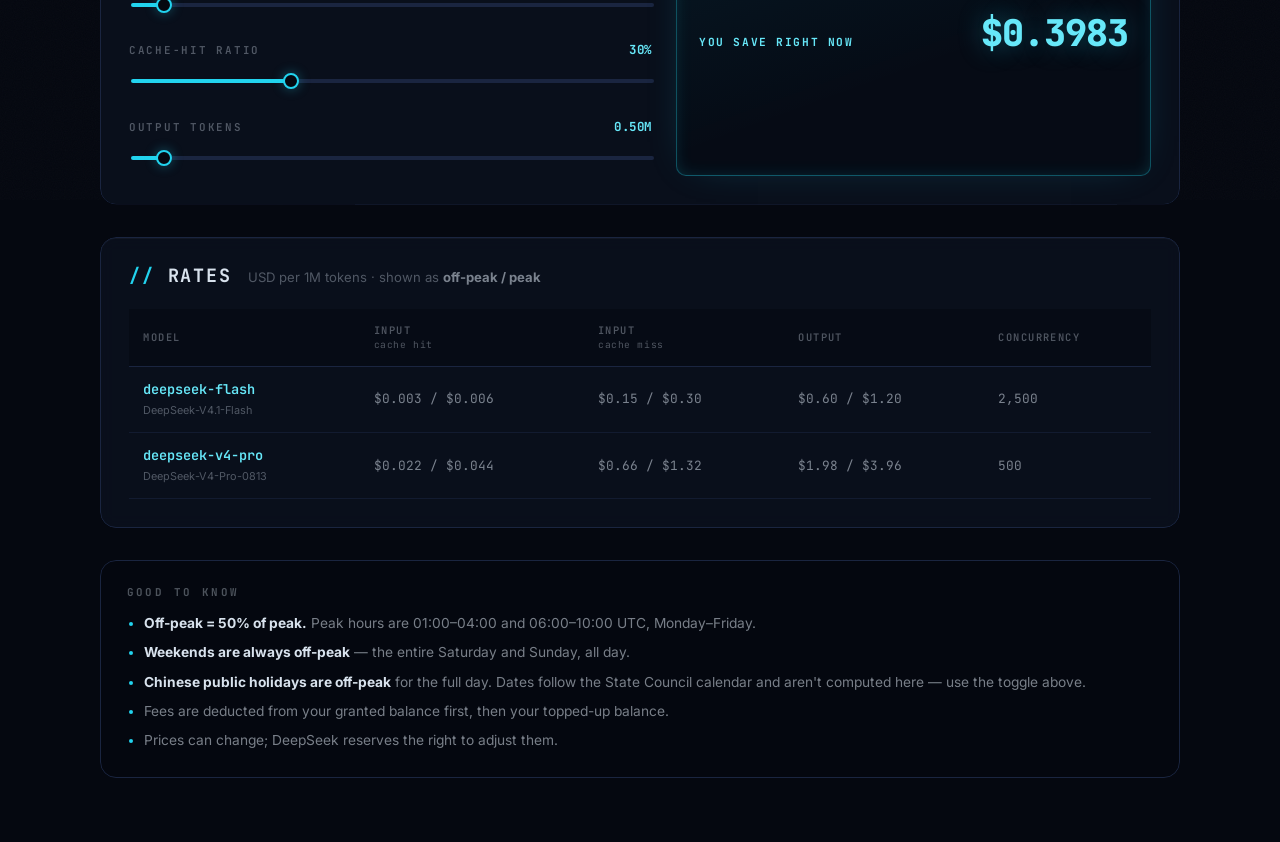
<file: Kimi/index.html>
<!DOCTYPE html>
<html lang="en" data-state="off-peak">
<head>
<meta charset="UTF-8" />
<meta name="viewport" content="width=device-width, initial-scale=1" />
<meta name="color-scheme" content="dark" />
<meta name="theme-color" id="themeColor" content="#22d3ee" />
<title>DeepSeek API — Peak &amp; Off-Peak Hours for Your Location</title>
<link rel="preconnect" href="https://fonts.googleapis.com" />
<link rel="preconnect" href="https://fonts.gstatic.com" crossorigin />
<link rel="stylesheet" href="https://fonts.googleapis.com/css2?family=Inter:wght@400;500;600&family=JetBrains+Mono:wght@300;400;500;600;700;800&display=swap" />
<link rel="stylesheet" href="style.css" />
</head>
<body>

<!-- ambient layers -->
<canvas id="fx" aria-hidden="true"></canvas>
<div class="scanlines" aria-hidden="true"></div>
<div class="grain" aria-hidden="true"><i></i></div>
<div class="hud hud--tl" aria-hidden="true"></div>
<div class="hud hud--tr" aria-hidden="true"></div>
<div class="hud hud--bl" aria-hidden="true"></div>
<div class="hud hud--br" aria-hidden="true"></div>
<div class="cursor" id="cursor" aria-hidden="true"><i class="cursor__ring"></i><i class="cursor__dot"></i></div>

<!-- sticky state banner -->
<div class="state-banner" id="stateBanner">
  <span class="state-banner__badge">
    <i class="state-banner__dot" aria-hidden="true"></i>
    <span id="bannerBadge">Off-peak</span>
  </span>
  <span class="state-banner__text" id="bannerText">
    <strong>50% off</strong> — you are in off-peak hours
  </span>
  <span class="state-banner__count" id="bannerCount">changes in --:--:--</span>
</div>

<!-- ticker -->
<div class="ticker" aria-hidden="true">
  <div class="ticker__track" id="tickerTrack"></div>
</div>

<p class="sr-only" id="stateAnnounce">Off-peak hours.</p>

<main class="app">

  <header class="hero" data-reveal>
    <p class="eyebrow"><i class="eyebrow__led" aria-hidden="true"></i>DeepSeek API · live rate monitor</p>
    <h1>Peak &amp; off-peak hours<br><span class="hero__accent" id="heroAccent">in your time zone</span></h1>
    <p class="hero-sub">
      Peak windows are fixed in <strong>UTC</strong> — <strong>01:00–04:00</strong> and
      <strong>06:00–10:00</strong>, Monday to Friday, excluding Chinese public holidays.
      Everything else is off-peak, and off-peak costs <strong>exactly half</strong>.
    </p>
  </header>

  <!-- live status -->
  <section class="status-card" id="statusCard" data-state="off-peak" data-reveal aria-label="Current pricing state">
    <div class="status-card__orbit" aria-hidden="true">
      <svg class="ring" viewBox="0 0 140 140">
        <circle class="ring__track" cx="70" cy="70" r="60"></circle>
        <circle class="ring__fill" id="ringFill" cx="70" cy="70" r="60"></circle>
      </svg>
      <div class="orbit-core">
        <span class="orbit-core__state" id="orbitState">OFF-PEAK</span>
        <span class="orbit-core__label">current rate</span>
      </div>
    </div>

    <div class="status-card__main">
      <div class="status-top">
        <span class="badge" id="statusBadge">Off-peak</span>
        <div class="status-copy">
          <p class="status-desc" id="statusDesc">—</p>
          <p class="status-rate" id="statusRate">—</p>
        </div>
      </div>
      <div class="status-grid">
        <div class="stat">
          <span class="stat-label">Your local time</span>
          <span class="stat-value"><span class="digits" id="localClock" aria-hidden="true"></span><span class="sr-only" id="localClockSr"></span></span>
          <span class="stat-sub" id="localDate">—</span>
        </div>
        <div class="stat">
          <span class="stat-label">UTC · reference</span>
          <span class="stat-value"><span class="digits" id="utcClock" aria-hidden="true"></span><span class="sr-only" id="utcClockSr"></span></span>
          <span class="stat-sub" id="utcDate">—</span>
        </div>
        <div class="stat">
          <span class="stat-label" id="nextLabel">Next change</span>
          <span class="stat-value"><span class="digits" id="countdown" aria-hidden="true"></span><span class="sr-only" id="countdownSr"></span></span>
          <span class="stat-sub" id="nextAt">—</span>
        </div>
      </div>
    </div>
  </section>

  <!-- controls -->
  <section class="controls" data-reveal aria-label="Settings">
    <div class="control">
      <label for="tzSelect">Your location / time zone</label>
      <select id="tzSelect"></select>
      <p class="hint" id="tzHint">—</p>
    </div>
    <div class="control">
      <label class="check" for="holidayToggle">
        <span class="radar" aria-hidden="true"><i></i></span>
        <input type="checkbox" id="holidayToggle" />
        <span>Today is a Chinese public holiday</span>
      </label>
      <p class="hint">DeepSeek waives peak pricing for the whole day on Chinese public holidays. Flip this on those days.</p>
    </div>
  </section>

  <!-- week view -->
  <section class="panel" data-reveal>
    <div class="panel-head">
      <h2>Week at a glance</h2>
      <p class="panel-sub" id="weekSub">—</p>
    </div>

    <div class="week" id="week"></div>

    <div class="legend">
      <span class="legend-item"><i class="dot dot-peak"></i> Peak — full rate</span>
      <span class="legend-item"><i class="dot dot-off"></i> Off-peak — 50% off</span>
      <span class="legend-item"><i class="dot dot-now"></i> Right now</span>
    </div>
  </section>

  <!-- cost calculator -->
  <section class="panel calc" data-reveal>
    <div class="panel-head">
      <h2>Cost calculator</h2>
      <p class="panel-sub">Live — priced at the <strong id="calcStateWord">current off-peak</strong> rate</p>
    </div>

    <div class="calc-grid">
      <div class="calc-inputs">
        <div class="control">
          <label for="calcModel">Model</label>
          <select id="calcModel"></select>
        </div>
        <div class="control">
          <label for="calcInput">Input tokens <output class="calc-out" id="calcInputOut" for="calcInput">1.0M</output></label>
          <input type="range" id="calcInput" min="0" max="20" step="0.25" value="1" />
        </div>
        <div class="control">
          <label for="calcCache">Cache-hit ratio <output class="calc-out" id="calcCacheOut" for="calcCache">30%</output></label>
          <input type="range" id="calcCache" min="0" max="100" step="5" value="30" />
        </div>
        <div class="control">
          <label for="calcOutput">Output tokens <output class="calc-out" id="calcOutputOut" for="calcOutput">0.5M</output></label>
          <input type="range" id="calcOutput" min="0" max="10" step="0.25" value="0.5" />
        </div>
      </div>
      <div class="calc-results">
        <div class="calc-line">
          <span class="calc-line__label">Off-peak cost</span>
          <span class="calc-line__value" id="calcOff">$0.0000</span>
        </div>
        <div class="calc-line">
          <span class="calc-line__label">Peak cost</span>
          <span class="calc-line__value" id="calcPeak">$0.0000</span>
        </div>
        <div class="calc-total">
          <span class="calc-total__label" id="calcVerdict">You save right now</span>
          <span class="calc-total__value" id="calcSave">$0.0000</span>
        </div>
      </div>
    </div>
  </section>

  <!-- rates -->
  <section class="panel" data-reveal>
    <div class="panel-head">
      <h2>Rates</h2>
      <p class="panel-sub">USD per 1M tokens · shown as <strong>off-peak / peak</strong></p>
    </div>

    <div class="table-wrap">
      <table class="rates">
        <thead>
          <tr>
            <th scope="col">Model</th>
            <th scope="col">Input<br><small>cache hit</small></th>
            <th scope="col">Input<br><small>cache miss</small></th>
            <th scope="col">Output</th>
            <th scope="col">Concurrency</th>
          </tr>
        </thead>
        <tbody>
          <tr>
            <th scope="row"><span class="model">deepseek-flash</span><small>DeepSeek-V4.1-Flash</small></th>
            <td>$0.003 / $0.006</td>
            <td>$0.15 / $0.30</td>
            <td>$0.60 / $1.20</td>
            <td>2,500</td>
          </tr>
          <tr>
            <th scope="row"><span class="model">deepseek-v4-pro</span><small>DeepSeek-V4-Pro-0813</small></th>
            <td>$0.022 / $0.044</td>
            <td>$0.66 / $1.32</td>
            <td>$1.98 / $3.96</td>
            <td>500</td>
          </tr>
        </tbody>
      </table>
    </div>
  </section>

  <!-- notes -->
  <footer class="notes" data-reveal>
    <h2>Good to know</h2>
    <ul>
      <li><strong>Off-peak = 50% of peak.</strong> Peak hours are 01:00–04:00 and 06:00–10:00 UTC, Monday–Friday.</li>
      <li><strong>Weekends are always off-peak</strong> — the entire Saturday and Sunday, all day.</li>
      <li><strong>Chinese public holidays are off-peak</strong> for the full day. Dates follow the State Council calendar and aren't computed here — use the toggle above.</li>
      <li>Fees are deducted from your granted balance first, then your topped-up balance.</li>
      <li>Prices can change; DeepSeek reserves the right to adjust them.</li>
    </ul>
  </footer>

</main>

<div class="tooltip" id="tooltip" role="tooltip" hidden></div>

<script src="app.js"></script>
</body>
</html>
</file>
<file: Claude/style.css>
/* ═══════════════════════════════════════════════════════════════════
   DeepSeek Peak / Off-Peak — dark neon glass, state-takeover edition
   One attribute drives the whole mood: <html data-state="peak|off-peak">
   ═══════════════════════════════════════════════════════════════════ */

/* ── 1. Tokens ─────────────────────────────────────────────────────── */
:root {
  --brand:      #4d6bfe;
  --brand-2:    #679efe;
  --cyan:       #22d3ee;
  --violet:     #a78bfa;
  --pink:       #f472b6;

  /* OFF-PEAK state (default) */
  --state-a:    #4d6bfe;
  --state-b:    #22d3ee;
  --state-text: #b8c5ff;
  --state-soft: rgba(77, 107, 254, 0.14);
  --state-line: rgba(103, 158, 254, 0.32);
  --state-glow: rgba(77, 107, 254, 0.35);
  --state-halo: rgba(77, 107, 254, 0.55);

  /* surfaces */
  --bg:         #06070d;
  --bg-2:       #0a0c16;
  --surface:    rgba(255, 255, 255, 0.035);
  --surface-2:  rgba(255, 255, 255, 0.06);
  --border:     rgba(255, 255, 255, 0.08);
  --border-2:   rgba(255, 255, 255, 0.14);

  --text:       #e8ecf7;
  --text-2:     #a8b0c8;
  --text-3:     #6f7894;

  --r-sm:       12px;
  --r:          20px;
  --r-lg:       28px;
  --r-pill:     999px;

  --font-display: "Host Grotesk", system-ui, -apple-system, "Segoe UI", sans-serif;
  --font-body:    "DM Sans", system-ui, -apple-system, "Segoe UI", Roboto, sans-serif;
  --font-mono:    "Fragment Mono", ui-monospace, SFMono-Regular, Menlo, Consolas, monospace;

  --shadow:     0 30px 80px -30px rgba(0, 0, 0, 0.85);
  --shadow-in:  0 1px 0 rgba(255, 255, 255, 0.05) inset;
}

/* PEAK state — amber → red, louder, hotter */
:root[data-state="peak"] {
  --state-a:    #f59e0b;
  --state-b:    #ef4444;
  --state-text: #ffd6b8;
  --state-soft: rgba(245, 158, 11, 0.16);
  --state-line: rgba(245, 158, 11, 0.38);
  --state-glow: rgba(239, 68, 68, 0.42);
  --state-halo: rgba(239, 68, 68, 0.6);
}

/* ── 2. Reset & base ──────────────────────────────────────────────── */
*, *::before, *::after { box-sizing: border-box; }

html {
  -webkit-text-size-adjust: 100%;
  scroll-behavior: smooth;
}

body {
  margin: 0;
  min-height: 100vh;
  font-family: var(--font-body);
  font-size: 16px;
  line-height: 1.55;
  color: var(--text);
  background: var(--bg);
  overflow-x: hidden;
  -webkit-font-smoothing: antialiased;
}

h1, h2 { margin: 0; line-height: 1.12; }
p { margin: 0; }

.sr-only {
  position: absolute; width: 1px; height: 1px;
  margin: -1px; padding: 0; overflow: hidden;
  clip: rect(0 0 0 0); clip-path: inset(50%);
  white-space: nowrap; border: 0;
}

/* ── 3. Full-page animated mesh + particles ───────────────────────── */
body::before {
  content: "";
  position: fixed;
  inset: -25%;
  z-index: -2;
  pointer-events: none;
  background:
    radial-gradient(closest-side at 18% 22%, var(--state-glow), transparent 70%),
    radial-gradient(closest-side at 82% 28%, rgba(167, 139, 250, 0.22), transparent 70%),
    radial-gradient(closest-side at 50% 92%, rgba(34, 211, 238, 0.18), transparent 72%);
  filter: blur(70px);
  animation: mesh-drift 26s ease-in-out infinite alternate;
  transition: background 0.7s ease;
}
@keyframes mesh-drift {
  0%   { transform: translate3d(0, 0, 0) scale(1); }
  100% { transform: translate3d(3%, -3%, 0) scale(1.06); }
}

#bgCanvas {
  position: fixed;
  inset: 0;
  z-index: -1;
  pointer-events: none;
}

/* state ring around the viewport */
body::after {
  content: "";
  position: fixed;
  inset: 0;
  z-index: 60;
  pointer-events: none;
  box-shadow: inset 0 0 0 3px var(--state-halo);
  transition: box-shadow 0.5s ease;
}
:root[data-state="peak"] body::after {
  animation: ring-pulse 1.6s ease-in-out infinite;
}
@keyframes ring-pulse {
  0%, 100% { box-shadow: inset 0 0 0 3px var(--state-halo); }
  50%      { box-shadow: inset 0 0 0 8px var(--state-halo); }
}

/* ── 4. Sticky state banner ───────────────────────────────────────── */
.state-banner {
  position: sticky;
  top: 0;
  z-index: 50;
  isolation: isolate;
  overflow: hidden;
  display: flex;
  flex-wrap: wrap;
  align-items: center;
  gap: 0.5rem 0.9rem;
  padding: 0.7rem clamp(1rem, 4vw, 2.25rem);
  background: linear-gradient(100deg, var(--state-a) 0%, var(--state-b) 100%);
  color: #fff;
  box-shadow: 0 8px 32px -8px var(--state-halo);
  transition: background 0.5s ease, box-shadow 0.5s ease;
}
.state-banner::after {
  content: "";
  position: absolute;
  inset: 0;
  z-index: -1;
  opacity: 0;
  background: repeating-linear-gradient(
    45deg,
    rgba(255, 255, 255, 0.16) 0 12px,
    transparent 12px 28px
  );
  transition: opacity 0.4s ease;
}
:root[data-state="peak"] .state-banner::after {
  opacity: 1;
  animation: stripe-slide 1.1s linear infinite;
}
@keyframes stripe-slide { to { background-position: 56px 0; } }

.state-banner__badge {
  display: inline-flex;
  align-items: center;
  gap: 0.5rem;
  padding: 0.35rem 0.95rem;
  border-radius: var(--r-pill);
  background: rgba(255, 255, 255, 0.96);
  color: #0b1020;
  font-family: var(--font-display);
  font-size: clamp(0.85rem, 2.2vw, 1.05rem);
  font-weight: 700;
  letter-spacing: 0.1em;
  text-transform: uppercase;
  white-space: nowrap;
  box-shadow: 0 6px 18px rgba(0, 0, 0, 0.16);
}
.state-banner__dot {
  width: 0.55rem;
  height: 0.55rem;
  border-radius: 50%;
  background: var(--state-b);
  animation: dot-beat 1.7s ease-out infinite;
}
@keyframes dot-beat {
  0%   { box-shadow: 0 0 0 0 var(--state-halo); }
  70%  { box-shadow: 0 0 0 0.55rem transparent; }
  100% { box-shadow: 0 0 0 0 transparent; }
}
.state-banner__text {
  font-size: clamp(0.95rem, 2.6vw, 1.2rem);
  font-weight: 700;
  letter-spacing: -0.01em;
}
.state-banner__text strong {
  padding: 0.05em 0.45em;
  border-radius: 8px;
  background: rgba(0, 0, 0, 0.28);
  text-transform: uppercase;
  letter-spacing: 0.02em;
}
.state-banner__count {
  margin-left: auto;
  font-family: var(--font-mono);
  font-size: 0.78rem;
  letter-spacing: 0.02em;
  white-space: nowrap;
}

/* ── 5. Layout ────────────────────────────────────────────────────── */
.app {
  width: min(1120px, 100% - 1.75rem);
  margin-inline: auto;
  padding: clamp(1.75rem, 4vw, 3rem) 0 4rem;
  display: grid;
  gap: clamp(1.25rem, 3vw, 1.75rem);
}

/* ── 6. Hero ──────────────────────────────────────────────────────── */
.hero { max-width: 48rem; }

.eyebrow {
  display: inline-flex;
  align-items: center;
  gap: 0.55rem;
  margin-bottom: 0.9rem;
  padding: 0.3rem 0.85rem 0.3rem 0.7rem;
  border-radius: var(--r-pill);
  background: var(--state-soft);
  border: 1px solid var(--state-line);
  font-size: 0.72rem;
  font-weight: 700;
  letter-spacing: 0.16em;
  text-transform: uppercase;
  color: var(--state-text);
  transition: background 0.4s, border-color 0.4s, color 0.4s;
}
.pulse {
  width: 0.5rem;
  height: 0.5rem;
  border-radius: 50%;
  background: var(--state-b);
  box-shadow: 0 0 0 0 var(--state-halo);
  animation: dot-beat 1.7s ease-out infinite;
}

.hero h1 {
  font-family: var(--font-display);
  font-size: clamp(2rem, 6vw, 3.4rem);
  font-weight: 700;
  letter-spacing: -0.035em;
}
.grad {
  background: linear-gradient(96deg, #679efe, #a78bfa 55%, #22d3ee);
  -webkit-background-clip: text;
  background-clip: text;
  color: transparent;
}

.hero-sub {
  margin-top: 1rem;
  max-width: 42rem;
  color: var(--text-2);
  font-size: clamp(0.95rem, 2.3vw, 1.05rem);
}
.hero-sub strong { color: var(--text); }

.toolbar {
  display: flex;
  flex-wrap: wrap;
  align-items: center;
  gap: 0.6rem;
  margin-top: 1.25rem;
}

.btn {
  display: inline-flex;
  align-items: center;
  gap: 0.4rem;
  padding: 0.5rem 0.95rem;
  border-radius: var(--r-pill);
  background: var(--surface);
  border: 1px solid var(--border);
  color: var(--text);
  font-family: var(--font-body);
  font-size: 0.85rem;
  font-weight: 600;
  cursor: pointer;
  transition: background 0.2s, border-color 0.2s, transform 0.1s, box-shadow 0.2s;
}
.btn:hover {
  background: var(--surface-2);
  border-color: var(--border-2);
  box-shadow: 0 8px 24px -12px var(--state-halo);
}
.btn:active { transform: translateY(1px); }
.btn[aria-pressed="true"] {
  background: var(--state-soft);
  border-color: var(--state-line);
  color: var(--state-text);
}
.btn-icon { font-size: 0.95rem; line-height: 1; }

.kbd-hint {
  font-size: 0.75rem;
  color: var(--text-3);
  margin-left: auto;
}

kbd {
  display: inline-block;
  padding: 0.1em 0.45em;
  border-radius: 6px;
  background: var(--surface-2);
  border: 1px solid var(--border);
  border-bottom-width: 2px;
  font-family: var(--font-mono);
  font-size: 0.72rem;
  color: var(--text-2);
}

/* ── 7. Bento grid ────────────────────────────────────────────────── */
.bento {
  display: grid;
  gap: 0.9rem;
  grid-template-columns: repeat(2, minmax(0, 1fr));
}
@media (min-width: 720px) {
  .bento {
    grid-template-columns: repeat(4, minmax(0, 1fr));
  }
  .card--status { grid-column: span 2; grid-row: span 2; }
  .card--clock  { grid-column: span 2; }
  .card--count  { grid-column: span 1; }
  .card--next   { grid-column: span 1; }
}
@media (min-width: 1024px) {
  .bento {
    grid-template-columns: repeat(6, minmax(0, 1fr));
    grid-auto-rows: minmax(130px, auto);
  }
  .card--status { grid-column: span 3; grid-row: span 2; }
  .card--clock  { grid-column: span 3; }
  .card--count  { grid-column: span 2; }
  .card--next   { grid-column: span 1; }
}

.card {
  position: relative;
  overflow: hidden;
  padding: 1.1rem 1.25rem;
  border-radius: var(--r);
  border: 1px solid var(--border);
  background:
    linear-gradient(180deg, rgba(255, 255, 255, 0.045), rgba(255, 255, 255, 0.015));
  box-shadow: var(--shadow), var(--shadow-in);
  backdrop-filter: blur(18px) saturate(140%);
  -webkit-backdrop-filter: blur(18px) saturate(140%);
  transition: border-color 0.4s, box-shadow 0.4s, transform 0.3s;
}
.card:hover {
  border-color: var(--border-2);
}

.card-label {
  display: block;
  font-size: 0.7rem;
  font-weight: 700;
  letter-spacing: 0.12em;
  text-transform: uppercase;
  color: var(--text-3);
}
.card-value {
  display: block;
  margin-top: 0.3rem;
  font-family: var(--font-display);
  font-size: clamp(1.3rem, 3.4vw, 1.75rem);
  font-weight: 700;
  letter-spacing: -0.02em;
  font-variant-numeric: tabular-nums;
  color: var(--text);
}
.card-sub {
  display: block;
  margin-top: 0.25rem;
  font-size: 0.82rem;
  color: var(--text-3);
}

/* ── 8. Big status card ───────────────────────────────────────────── */
.card--status {
  padding: clamp(1.35rem, 3vw, 1.9rem);
  border-color: var(--state-line);
  background:
    radial-gradient(120% 90% at 0% 0%, var(--state-soft), transparent 60%),
    linear-gradient(180deg, rgba(255, 255, 255, 0.05), rgba(255, 255, 255, 0.012));
  box-shadow:
    0 30px 90px -40px var(--state-halo),
    0 0 0 1px var(--state-line) inset,
    var(--shadow-in);
  display: flex;
  flex-direction: column;
  gap: 0.7rem;
  transition: box-shadow 0.5s ease, border-color 0.5s ease;
}

.card--status::before {
  content: "";
  position: absolute;
  inset: 0 0 auto 0;
  height: 3px;
  background: linear-gradient(90deg, var(--state-a), var(--state-b));
  transition: background 0.5s ease;
}

/* ghost word */
.card--status::after {
  content: "OFF-PEAK";
  position: absolute;
  right: -0.05em;
  bottom: -0.22em;
  font-family: var(--font-display);
  font-size: clamp(2rem, 9vw, 5.4rem);
  font-weight: 700;
  letter-spacing: -0.055em;
  line-height: 1;
  color: var(--state-a);
  opacity: 0.075;
  pointer-events: none;
  user-select: none;
  transition: color 0.5s ease;
}
:root[data-state="peak"] .card--status::after {
  content: "PEAK";
  opacity: 0.11;
}

.card-head {
  display: flex;
  align-items: center;
  justify-content: space-between;
  gap: 0.75rem;
  position: relative;
  z-index: 1;
}
.card-tag {
  font-family: var(--font-mono);
  font-size: 0.7rem;
  letter-spacing: 0.14em;
  text-transform: uppercase;
  color: var(--text-3);
}

.badge {
  display: inline-block;
  padding: 0.45rem 1.1rem;
  border-radius: var(--r-pill);
  font-family: var(--font-display);
  font-size: clamp(1rem, 3.2vw, 1.4rem);
  font-weight: 700;
  letter-spacing: -0.005em;
  text-transform: uppercase;
  color: #fff;
  background: linear-gradient(100deg, var(--state-a), var(--state-b));
  box-shadow: 0 14px 34px -14px var(--state-halo);
  transition: background 0.45s ease, box-shadow 0.45s ease;
}
:root[data-state="peak"] .badge {
  animation: badge-pulse 1.5s ease-in-out infinite;
}
@keyframes badge-pulse {
  0%, 100% { transform: scale(1);    box-shadow: 0 14px 34px -14px var(--state-halo); }
  50%      { transform: scale(1.035); box-shadow: 0 18px 44px -12px var(--state-b); }
}

.status-rate {
  position: relative;
  z-index: 1;
  font-family: var(--font-display);
  font-size: clamp(1.15rem, 3.4vw, 1.55rem);
  font-weight: 700;
  letter-spacing: -0.02em;
  color: var(--state-text);
  transition: color 0.4s ease;
}
.status-desc {
  position: relative;
  z-index: 1;
  font-size: 0.9rem;
  color: var(--text-2);
}

/* ring */
.ring-wrap {
  position: relative;
  align-self: center;
  width: min(150px, 55%);
  margin-top: auto;
  z-index: 1;
}
.ring {
  display: block;
  width: 100%;
  height: auto;
  transform: rotate(-90deg);
}
.ring-bg {
  fill: none;
  stroke: var(--border-2);
  stroke-width: 6;
  opacity: 0.5;
}
.ring-fg {
  fill: none;
  stroke: url(#ringGrad);
  stroke-width: 6;
  stroke-linecap: round;
  stroke-dasharray: 326.7;
  stroke-dashoffset: 326.7;
  filter: drop-shadow(0 0 8px var(--state-halo));
  transition: stroke-dashoffset 0.6s cubic-bezier(.2, .8, .2, 1);
}
.ring-center {
  position: absolute;
  inset: 0;
  display: flex;
  flex-direction: column;
  align-items: center;
  justify-content: center;
  text-align: center;
  gap: 0.1rem;
}
.ring-label {
  font-size: 0.62rem;
  letter-spacing: 0.16em;
  text-transform: uppercase;
  color: var(--text-3);
}
.ring-value {
  font-family: var(--font-display);
  font-size: 1.4rem;
  font-weight: 700;
  font-variant-numeric: tabular-nums;
  color: var(--text);
}

/* ── 9. Panel ─────────────────────────────────────────────────────── */
.panel {
  padding: clamp(1.15rem, 3vw, 1.75rem);
  border-radius: var(--r-lg);
  border: 1px solid var(--border);
  background:
    linear-gradient(180deg, rgba(255, 255, 255, 0.035), rgba(255, 255, 255, 0.01));
  box-shadow: var(--shadow), var(--shadow-in);
  backdrop-filter: blur(16px);
  -webkit-backdrop-filter: blur(16px);
}
.panel-head { margin-bottom: 1.25rem; }
.panel-head h2 {
  font-family: var(--font-display);
  font-size: clamp(1.1rem, 2.8vw, 1.35rem);
  font-weight: 700;
  letter-spacing: -0.02em;
}
.panel-sub {
  margin-top: 0.3rem;
  font-size: 0.86rem;
  color: var(--text-3);
}
.panel-sub strong { color: var(--text); }

/* ── 10. Controls ─────────────────────────────────────────────────── */
.controls {
  display: grid;
  gap: 1.25rem;
  grid-template-columns: 1fr;
}
@media (min-width: 620px) {
  .controls { grid-template-columns: 1.2fr 1fr; align-items: start; }
}
.control label {
  display: block;
  font-family: var(--font-display);
  font-size: 0.72rem;
  font-weight: 700;
  letter-spacing: 0.12em;
  text-transform: uppercase;
  color: var(--text-3);
  margin-bottom: 0.5rem;
}
select {
  width: 100%;
  padding: 0.7rem 2.4rem 0.7rem 0.9rem;
  font: inherit;
  font-size: 0.95rem;
  color: var(--text);
  background-color: rgba(255, 255, 255, 0.04);
  border: 1px solid var(--border);
  border-radius: var(--r-sm);
  appearance: none;
  background-image:
    linear-gradient(45deg, transparent 50%, var(--text-3) 50%),
    linear-gradient(135deg, var(--text-3) 50%, transparent 50%);
  background-position:
    calc(100% - 1.15rem) calc(50% + 2px),
    calc(100% - 0.8rem) calc(50% + 2px);
  background-size: 6px 6px, 6px 6px;
  background-repeat: no-repeat;
  cursor: pointer;
  transition: border-color 0.2s, background-color 0.2s, box-shadow 0.2s;
}
select:hover { border-color: var(--border-2); background-color: rgba(255, 255, 255, 0.06); }
select:focus-visible {
  outline: none;
  border-color: var(--state-a);
  box-shadow: 0 0 0 3px var(--state-soft);
}

.check {
  display: flex;
  align-items: center;
  gap: 0.65rem;
  font-family: var(--font-body);
  font-size: 0.95rem;
  font-weight: 500;
  text-transform: none;
  letter-spacing: 0;
  color: var(--text);
  cursor: pointer;
  margin-bottom: 0;
}
.check input {
  width: 1.15rem;
  height: 1.15rem;
  accent-color: var(--state-a);
  cursor: pointer;
  flex: none;
}

.hint {
  margin-top: 0.55rem;
  font-size: 0.78rem;
  color: var(--text-3);
  line-height: 1.5;
}

/* ── 11. Week ─────────────────────────────────────────────────────── */
.week { display: grid; gap: 0.5rem; }

.day {
  display: grid;
  grid-template-columns: 3.5rem 1fr;
  align-items: center;
  gap: 0.75rem;
}
.day-name {
  font-family: var(--font-display);
  font-size: 0.74rem;
  font-weight: 700;
  letter-spacing: 0.08em;
  text-transform: uppercase;
  color: var(--text-3);
  text-align: right;
}
.day.is-today .day-name { color: var(--state-text); }

.track {
  position: relative;
  height: 28px;
  border-radius: 10px;
  background: rgba(77, 107, 254, 0.08);
  border: 1px solid rgba(103, 158, 254, 0.18);
  overflow: hidden;
}
:root[data-state="peak"] .track {
  background: rgba(245, 158, 11, 0.06);
  border-color: rgba(245, 158, 11, 0.2);
}

.block {
  position: absolute;
  top: 0;
  bottom: 0;
  background: linear-gradient(180deg, #f7ad31, #ef4444);
  box-shadow: 0 0 14px rgba(239, 68, 68, 0.5) inset;
}
.day.is-weekend .block,
.day.is-holiday .block { display: none; }

.day.is-weekend .track,
.day.is-holiday .track {
  background: rgba(34, 197, 94, 0.06);
  border-color: rgba(34, 197, 94, 0.2);
}

.ticks { position: absolute; inset: 0; pointer-events: none; }
.ticks i {
  position: absolute;
  top: 0; bottom: 0;
  width: 1px;
  background: rgba(255, 255, 255, 0.07);
}

.now-marker {
  position: absolute;
  top: -3px;
  bottom: -3px;
  width: 2px;
  background: #fff;
  box-shadow: 0 0 10px 2px rgba(255, 255, 255, 0.75);
  transform: translateX(-1px);
  animation: now-blink 2s ease-in-out infinite;
}
@keyframes now-blink {
  0%, 100% { opacity: 1; }
  50%      { opacity: 0.55; }
}

.axis {
  display: grid;
  grid-template-columns: 3.5rem 1fr;
  gap: 0.75rem;
  margin-top: 0.5rem;
}
.axis-labels {
  display: flex;
  justify-content: space-between;
  font-size: 0.68rem;
  color: var(--text-3);
  font-variant-numeric: tabular-nums;
}

.legend {
  display: flex;
  flex-wrap: wrap;
  gap: 0.6rem 1.25rem;
  margin-top: 1.25rem;
  padding-top: 1rem;
  border-top: 1px solid var(--border);
  font-size: 0.82rem;
  color: var(--text-2);
}
.legend-item { display: inline-flex; align-items: center; gap: 0.45rem; }
.dot {
  width: 0.7rem;
  height: 0.7rem;
  border-radius: 4px;
  display: inline-block;
}
.dot-peak { background: linear-gradient(180deg, #f7ad31, #ef4444); }
.dot-off  { background: rgba(77, 107, 254, 0.35); border: 1px solid rgba(103, 158, 254, 0.5); }
.dot-now  { background: #fff; border-radius: 50%; box-shadow: 0 0 8px rgba(255, 255, 255, 0.7); }

/* ── 12. Simulator ────────────────────────────────────────────────── */
.sim-grid {
  display: grid;
  gap: 1rem;
  grid-template-columns: 1fr;
}
@media (min-width: 700px) {
  .sim-grid { grid-template-columns: 1.1fr 1.4fr 1.4fr; }
}
.sim-field {
  display: flex;
  flex-direction: column;
  gap: 0.45rem;
}
.sim-field > span {
  font-family: var(--font-display);
  font-size: 0.72rem;
  font-weight: 700;
  letter-spacing: 0.1em;
  text-transform: uppercase;
  color: var(--text-3);
}
.sim-field em {
  font-style: normal;
  opacity: 0.55;
  text-transform: none;
  letter-spacing: 0;
  font-weight: 500;
}
.sim-field input,
.sim-field select {
  padding: 0.65rem 0.85rem;
  font: inherit;
  font-size: 0.95rem;
  font-variant-numeric: tabular-nums;
  color: var(--text);
  background: rgba(255, 255, 255, 0.04);
  border: 1px solid var(--border);
  border-radius: var(--r-sm);
  transition: border-color 0.2s, box-shadow 0.2s;
}
.sim-field input:focus-visible,
.sim-field select:focus-visible {
  outline: none;
  border-color: var(--state-a);
  box-shadow: 0 0 0 3px var(--state-soft);
}

.sim-result {
  display: grid;
  gap: 0.75rem;
  grid-template-columns: 1fr;
  margin-top: 1.25rem;
}
@media (min-width: 700px) {
  .sim-result { grid-template-columns: 1fr 1fr 1fr; }
}
.sim-cell {
  padding: 0.9rem 1rem;
  border-radius: var(--r-sm);
  border: 1px solid var(--border);
  background: rgba(255, 255, 255, 0.02);
}
.sim-cell span {
  display: block;
  font-size: 0.7rem;
  letter-spacing: 0.12em;
  text-transform: uppercase;
  color: var(--text-3);
}
.sim-cell strong {
  display: block;
  margin-top: 0.2rem;
  font-family: var(--font-display);
  font-size: 1.35rem;
  font-weight: 700;
  font-variant-numeric: tabular-nums;
  letter-spacing: -0.02em;
  color: var(--text);
}
.sim-cell--save {
  border-color: var(--state-line);
  background: var(--state-soft);
}
.sim-cell--save strong { color: var(--state-text); }

/* ── 13. Rates table ──────────────────────────────────────────────── */
.table-wrap {
  overflow-x: auto;
  -webkit-overflow-scrolling: touch;
  margin: 0 -0.25rem;
  padding: 0 0.25rem;
}
.rates {
  width: 100%;
  min-width: 540px;
  border-collapse: collapse;
  font-size: 0.9rem;
}
.rates th,
.rates td {
  padding: 0.8rem 0.9rem;
  text-align: left;
  border-bottom: 1px solid var(--border);
  white-space: nowrap;
}
.rates thead th {
  font-family: var(--font-display);
  font-size: 0.72rem;
  letter-spacing: 0.1em;
  text-transform: uppercase;
  color: var(--text-3);
  font-weight: 700;
  border-bottom-color: var(--border-2);
}
.rates thead small {
  display: block;
  font-size: 0.66rem;
  letter-spacing: 0.04em;
  text-transform: none;
  color: var(--text-3);
  font-weight: 500;
  opacity: 0.75;
}
.rates tbody tr { transition: background 0.15s; }
.rates tbody tr:hover { background: rgba(255, 255, 255, 0.025); }
.rates tbody th {
  font-weight: 600;
  display: flex;
  flex-direction: column;
  gap: 0.1rem;
}
.rates .model {
  font-family: var(--font-mono);
  font-size: 0.85rem;
  color: var(--state-text);
}
.rates tbody th small {
  font-size: 0.7rem;
  color: var(--text-3);
  font-weight: 500;
}
.rates td {
  font-variant-numeric: tabular-nums;
  color: var(--text-2);
}

/* ── 14. Notes ────────────────────────────────────────────────────── */
.notes {
  padding: clamp(1.15rem, 3vw, 1.6rem);
  border-radius: var(--r-lg);
  border: 1px solid var(--border);
  background: rgba(255, 255, 255, 0.02);
}
.notes h2 {
  font-family: var(--font-display);
  font-size: 0.76rem;
  letter-spacing: 0.16em;
  text-transform: uppercase;
  color: var(--text-3);
  margin-bottom: 0.85rem;
}
.notes ul {
  margin: 0;
  padding-left: 1.1rem;
  display: grid;
  gap: 0.5rem;
  font-size: 0.88rem;
  color: var(--text-2);
}
.notes strong { color: var(--text); }

.foot-hint {
  margin-top: 1.1rem;
  padding-top: 1rem;
  border-top: 1px solid var(--border);
  font-size: 0.78rem;
  color: var(--text-3);
}

/* ── 15. Confetti ─────────────────────────────────────────────────── */
.confetti {
  position: fixed;
  left: 50%;
  top: 42%;
  width: 9px;
  height: 14px;
  border-radius: 2px;
  pointer-events: none;
  z-index: 100;
  will-change: transform, opacity;
  animation: confetti-fly 1.2s cubic-bezier(.2, .75, .3, 1) forwards;
}
@keyframes confetti-fly {
  0% {
    transform: translate(-50%, -50%) rotate(0) scale(1);
    opacity: 1;
  }
  100% {
    transform:
      translate(calc(-50% + var(--tx)), calc(-50% + var(--ty)))
      rotate(var(--rot)) scale(0.5);
    opacity: 0;
  }
}

/* ── 16. Responsive & a11y ────────────────────────────────────────── */
@media (max-width: 520px) {
  .app { width: min(100%, 100% - 1.1rem); }
  .day  { grid-template-columns: 2.6rem 1fr; gap: 0.5rem; }
  .axis { grid-template-columns: 2.6rem 1fr; }
  .rates { font-size: 0.82rem; }
  .rates th, .rates td { padding: 0.6rem 0.55rem; }
  .state-banner__count { margin-left: 0; }
  .kbd-hint { display: none; }
}

@media (prefers-reduced-motion: reduce) {
  *, *::before, *::after {
    animation-duration: 0.001ms !important;
    animation-iteration-count: 1 !important;
    transition-duration: 0.001ms !important;
    scroll-behavior: auto !important;
  }
  #bgCanvas { display: none; }
  body::before { animation: none; }
}
</file>
<file: DeepSeek/style.css>
/* ═══════════════════════════════════════════════════════════════════
   DeepSeek Peak / Off-Peak — dark neon glass, state-takeover edition
   One attribute drives the whole mood: <html data-state="peak|off-peak">
   ═══════════════════════════════════════════════════════════════════ */

/* ── 1. Tokens ─────────────────────────────────────────────────────── */
:root {
  --brand:      #4d6bfe;
  --brand-2:    #679efe;
  --cyan:       #22d3ee;
  --violet:     #a78bfa;
  --pink:       #f472b6;

  /* OFF-PEAK state (default) */
  --state-a:    #4d6bfe;
  --state-b:    #22d3ee;
  --state-text: #b8c5ff;
  --state-soft: rgba(77, 107, 254, 0.14);
  --state-line: rgba(103, 158, 254, 0.32);
  --state-glow: rgba(77, 107, 254, 0.35);
  --state-halo: rgba(77, 107, 254, 0.55);

  /* surfaces */
  --bg:         #06070d;
  --bg-2:       #0a0c16;
  --surface:    rgba(255, 255, 255, 0.035);
  --surface-2:  rgba(255, 255, 255, 0.06);
  --border:     rgba(255, 255, 255, 0.08);
  --border-2:   rgba(255, 255, 255, 0.14);

  --text:       #e8ecf7;
  --text-2:     #a8b0c8;
  --text-3:     #6f7894;

  --r-sm:       12px;
  --r:          20px;
  --r-lg:       28px;
  --r-pill:     999px;

  --font-display: "Host Grotesk", system-ui, -apple-system, "Segoe UI", sans-serif;
  --font-body:    "DM Sans", system-ui, -apple-system, "Segoe UI", Roboto, sans-serif;
  --font-mono:    "Fragment Mono", ui-monospace, SFMono-Regular, Menlo, Consolas, monospace;

  --shadow:     0 30px 80px -30px rgba(0, 0, 0, 0.85);
  --shadow-in:  0 1px 0 rgba(255, 255, 255, 0.05) inset;
}

/* PEAK state — amber → red, louder, hotter */
:root[data-state="peak"] {
  --state-a:    #f59e0b;
  --state-b:    #ef4444;
  --state-text: #ffd6b8;
  --state-soft: rgba(245, 158, 11, 0.16);
  --state-line: rgba(245, 158, 11, 0.38);
  --state-glow: rgba(239, 68, 68, 0.42);
  --state-halo: rgba(239, 68, 68, 0.6);
}

/* ── 2. Reset & base ──────────────────────────────────────────────── */
*, *::before, *::after { box-sizing: border-box; }

html {
  -webkit-text-size-adjust: 100%;
  scroll-behavior: smooth;
}

body {
  margin: 0;
  min-height: 100vh;
  font-family: var(--font-body);
  font-size: 16px;
  line-height: 1.55;
  color: var(--text);
  background: var(--bg);
  overflow-x: hidden;
  -webkit-font-smoothing: antialiased;
}

h1, h2 { margin: 0; line-height: 1.12; }
p { margin: 0; }

.sr-only {
  position: absolute; width: 1px; height: 1px;
  margin: -1px; padding: 0; overflow: hidden;
  clip: rect(0 0 0 0); clip-path: inset(50%);
  white-space: nowrap; border: 0;
}

/* ── 3. Full-page animated mesh + particles ───────────────────────── */
body::before {
  content: "";
  position: fixed;
  inset: -25%;
  z-index: -2;
  pointer-events: none;
  background:
    radial-gradient(closest-side at 18% 22%, var(--state-glow), transparent 70%),
    radial-gradient(closest-side at 82% 28%, rgba(167, 139, 250, 0.22), transparent 70%),
    radial-gradient(closest-side at 50% 92%, rgba(34, 211, 238, 0.18), transparent 72%);
  filter: blur(70px);
  animation: mesh-drift 26s ease-in-out infinite alternate;
  transition: background 0.7s ease;
}
@keyframes mesh-drift {
  0%   { transform: translate3d(0, 0, 0) scale(1); }
  100% { transform: translate3d(3%, -3%, 0) scale(1.06); }
}

#bgCanvas {
  position: fixed;
  inset: 0;
  z-index: -1;
  pointer-events: none;
}

/* state ring around the viewport */
body::after {
  content: "";
  position: fixed;
  inset: 0;
  z-index: 60;
  pointer-events: none;
  box-shadow: inset 0 0 0 3px var(--state-halo);
  transition: box-shadow 0.5s ease;
}
:root[data-state="peak"] body::after {
  animation: ring-pulse 1.6s ease-in-out infinite;
}
@keyframes ring-pulse {
  0%, 100% { box-shadow: inset 0 0 0 3px var(--state-halo); }
  50%      { box-shadow: inset 0 0 0 8px var(--state-halo); }
}

/* ── 4. Sticky state banner ───────────────────────────────────────── */
.state-banner {
  position: sticky;
  top: 0;
  z-index: 50;
  isolation: isolate;
  overflow: hidden;
  display: flex;
  flex-wrap: wrap;
  align-items: center;
  gap: 0.5rem 0.9rem;
  padding: 0.7rem clamp(1rem, 4vw, 2.25rem);
  background: linear-gradient(100deg, var(--state-a) 0%, var(--state-b) 100%);
  color: #fff;
  box-shadow: 0 8px 32px -8px var(--state-halo);
  transition: background 0.5s ease, box-shadow 0.5s ease;
}
.state-banner::after {
  content: "";
  position: absolute;
  inset: 0;
  z-index: -1;
  opacity: 0;
  background: repeating-linear-gradient(
    45deg,
    rgba(255, 255, 255, 0.16) 0 12px,
    transparent 12px 28px
  );
  transition: opacity 0.4s ease;
}
:root[data-state="peak"] .state-banner::after {
  opacity: 1;
  animation: stripe-slide 1.1s linear infinite;
}
@keyframes stripe-slide { to { background-position: 56px 0; } }

.state-banner__badge {
  display: inline-flex;
  align-items: center;
  gap: 0.5rem;
  padding: 0.35rem 0.95rem;
  border-radius: var(--r-pill);
  background: rgba(255, 255, 255, 0.96);
  color: #0b1020;
  font-family: var(--font-display);
  font-size: clamp(0.85rem, 2.2vw, 1.05rem);
  font-weight: 700;
  letter-spacing: 0.1em;
  text-transform: uppercase;
  white-space: nowrap;
  box-shadow: 0 6px 18px rgba(0, 0, 0, 0.16);
}
.state-banner__dot {
  width: 0.55rem;
  height: 0.55rem;
  border-radius: 50%;
  background: var(--state-b);
  animation: dot-beat 1.7s ease-out infinite;
}
@keyframes dot-beat {
  0%   { box-shadow: 0 0 0 0 var(--state-halo); }
  70%  { box-shadow: 0 0 0 0.55rem transparent; }
  100% { box-shadow: 0 0 0 0 transparent; }
}
.state-banner__text {
  font-size: clamp(0.95rem, 2.6vw, 1.2rem);
  font-weight: 700;
  letter-spacing: -0.01em;
}
.state-banner__text strong {
  padding: 0.05em 0.45em;
  border-radius: 8px;
  background: rgba(0, 0, 0, 0.28);
  text-transform: uppercase;
  letter-spacing: 0.02em;
}
.state-banner__count {
  margin-left: auto;
  font-family: var(--font-mono);
  font-size: 0.78rem;
  letter-spacing: 0.02em;
  white-space: nowrap;
}

/* ── 5. Layout ────────────────────────────────────────────────────── */
.app {
  width: min(1120px, 100% - 1.75rem);
  margin-inline: auto;
  padding: clamp(1.75rem, 4vw, 3rem) 0 4rem;
  display: grid;
  gap: clamp(1.25rem, 3vw, 1.75rem);
}

/* ── 6. Hero ──────────────────────────────────────────────────────── */
.hero { max-width: 48rem; }

.eyebrow {
  display: inline-flex;
  align-items: center;
  gap: 0.55rem;
  margin-bottom: 0.9rem;
  padding: 0.3rem 0.85rem 0.3rem 0.7rem;
  border-radius: var(--r-pill);
  background: var(--state-soft);
  border: 1px solid var(--state-line);
  font-size: 0.72rem;
  font-weight: 700;
  letter-spacing: 0.16em;
  text-transform: uppercase;
  color: var(--state-text);
  transition: background 0.4s, border-color 0.4s, color 0.4s;
}
.pulse {
  width: 0.5rem;
  height: 0.5rem;
  border-radius: 50%;
  background: var(--state-b);
  box-shadow: 0 0 0 0 var(--state-halo);
  animation: dot-beat 1.7s ease-out infinite;
}

.hero h1 {
  font-family: var(--font-display);
  font-size: clamp(2rem, 6vw, 3.4rem);
  font-weight: 700;
  letter-spacing: -0.035em;
}
.grad {
  background: linear-gradient(96deg, #679efe, #a78bfa 55%, #22d3ee);
  -webkit-background-clip: text;
  background-clip: text;
  color: transparent;
}

.hero-sub {
  margin-top: 1rem;
  max-width: 42rem;
  color: var(--text-2);
  font-size: clamp(0.95rem, 2.3vw, 1.05rem);
}
.hero-sub strong { color: var(--text); }

.toolbar {
  display: flex;
  flex-wrap: wrap;
  align-items: center;
  gap: 0.6rem;
  margin-top: 1.25rem;
}

.btn {
  display: inline-flex;
  align-items: center;
  gap: 0.4rem;
  padding: 0.5rem 0.95rem;
  border-radius: var(--r-pill);
  background: var(--surface);
  border: 1px solid var(--border);
  color: var(--text);
  font-family: var(--font-body);
  font-size: 0.85rem;
  font-weight: 600;
  cursor: pointer;
  transition: background 0.2s, border-color 0.2s, transform 0.1s, box-shadow 0.2s;
}
.btn:hover {
  background: var(--surface-2);
  border-color: var(--border-2);
  box-shadow: 0 8px 24px -12px var(--state-halo);
}
.btn:active { transform: translateY(1px); }
.btn[aria-pressed="true"] {
  background: var(--state-soft);
  border-color: var(--state-line);
  color: var(--state-text);
}
.btn-icon { font-size: 0.95rem; line-height: 1; }

.kbd-hint {
  font-size: 0.75rem;
  color: var(--text-3);
  margin-left: auto;
}

kbd {
  display: inline-block;
  padding: 0.1em 0.45em;
  border-radius: 6px;
  background: var(--surface-2);
  border: 1px solid var(--border);
  border-bottom-width: 2px;
  font-family: var(--font-mono);
  font-size: 0.72rem;
  color: var(--text-2);
}

/* ── 7. Bento grid ────────────────────────────────────────────────── */
.bento {
  display: grid;
  gap: 0.9rem;
  grid-template-columns: repeat(2, minmax(0, 1fr));
}
@media (min-width: 720px) {
  .bento {
    grid-template-columns: repeat(4, minmax(0, 1fr));
  }
  .card--status { grid-column: span 2; grid-row: span 2; }
  .card--clock  { grid-column: span 2; }
  .card--count  { grid-column: span 1; }
  .card--next   { grid-column: span 1; }
}
@media (min-width: 1024px) {
  .bento {
    grid-template-columns: repeat(6, minmax(0, 1fr));
    grid-auto-rows: minmax(130px, auto);
  }
  .card--status { grid-column: span 3; grid-row: span 2; }
  .card--clock  { grid-column: span 3; }
  .card--count  { grid-column: span 2; }
  .card--next   { grid-column: span 1; }
}

.card {
  position: relative;
  overflow: hidden;
  padding: 1.1rem 1.25rem;
  border-radius: var(--r);
  border: 1px solid var(--border);
  background:
    linear-gradient(180deg, rgba(255, 255, 255, 0.045), rgba(255, 255, 255, 0.015));
  box-shadow: var(--shadow), var(--shadow-in);
  backdrop-filter: blur(18px) saturate(140%);
  -webkit-backdrop-filter: blur(18px) saturate(140%);
  transition: border-color 0.4s, box-shadow 0.4s, transform 0.3s;
}
.card:hover {
  border-color: var(--border-2);
}

.card-label {
  display: block;
  font-size: 0.7rem;
  font-weight: 700;
  letter-spacing: 0.12em;
  text-transform: uppercase;
  color: var(--text-3);
}
.card-value {
  display: block;
  margin-top: 0.3rem;
  font-family: var(--font-display);
  font-size: clamp(1.3rem, 3.4vw, 1.75rem);
  font-weight: 700;
  letter-spacing: -0.02em;
  font-variant-numeric: tabular-nums;
  color: var(--text);
}
.card-sub {
  display: block;
  margin-top: 0.25rem;
  font-size: 0.82rem;
  color: var(--text-3);
}

/* ── 8. Big status card ───────────────────────────────────────────── */
.card--status {
  padding: clamp(1.35rem, 3vw, 1.9rem);
  border-color: var(--state-line);
  background:
    radial-gradient(120% 90% at 0% 0%, var(--state-soft), transparent 60%),
    linear-gradient(180deg, rgba(255, 255, 255, 0.05), rgba(255, 255, 255, 0.012));
  box-shadow:
    0 30px 90px -40px var(--state-halo),
    0 0 0 1px var(--state-line) inset,
    var(--shadow-in);
  display: flex;
  flex-direction: column;
  gap: 0.7rem;
  transition: box-shadow 0.5s ease, border-color 0.5s ease;
}

.card--status::before {
  content: "";
  position: absolute;
  inset: 0 0 auto 0;
  height: 3px;
  background: linear-gradient(90deg, var(--state-a), var(--state-b));
  transition: background 0.5s ease;
}

/* ghost word */
.card--status::after {
  content: "OFF-PEAK";
  position: absolute;
  right: -0.05em;
  bottom: -0.22em;
  font-family: var(--font-display);
  font-size: clamp(2rem, 9vw, 5.4rem);
  font-weight: 700;
  letter-spacing: -0.055em;
  line-height: 1;
  color: var(--state-a);
  opacity: 0.075;
  pointer-events: none;
  user-select: none;
  transition: color 0.5s ease;
}
:root[data-state="peak"] .card--status::after {
  content: "PEAK";
  opacity: 0.11;
}

.card-head {
  display: flex;
  align-items: center;
  justify-content: space-between;
  gap: 0.75rem;
  position: relative;
  z-index: 1;
}
.card-tag {
  font-family: var(--font-mono);
  font-size: 0.7rem;
  letter-spacing: 0.14em;
  text-transform: uppercase;
  color: var(--text-3);
}

.badge {
  display: inline-block;
  padding: 0.45rem 1.1rem;
  border-radius: var(--r-pill);
  font-family: var(--font-display);
  font-size: clamp(1rem, 3.2vw, 1.4rem);
  font-weight: 700;
  letter-spacing: -0.005em;
  text-transform: uppercase;
  color: #fff;
  background: linear-gradient(100deg, var(--state-a), var(--state-b));
  box-shadow: 0 14px 34px -14px var(--state-halo);
  transition: background 0.45s ease, box-shadow 0.45s ease;
}
:root[data-state="peak"] .badge {
  animation: badge-pulse 1.5s ease-in-out infinite;
}
@keyframes badge-pulse {
  0%, 100% { transform: scale(1);    box-shadow: 0 14px 34px -14px var(--state-halo); }
  50%      { transform: scale(1.035); box-shadow: 0 18px 44px -12px var(--state-b); }
}

.status-rate {
  position: relative;
  z-index: 1;
  font-family: var(--font-display);
  font-size: clamp(1.15rem, 3.4vw, 1.55rem);
  font-weight: 700;
  letter-spacing: -0.02em;
  color: var(--state-text);
  transition: color 0.4s ease;
}
.status-desc {
  position: relative;
  z-index: 1;
  font-size: 0.9rem;
  color: var(--text-2);
}

/* ring */
.ring-wrap {
  position: relative;
  align-self: center;
  width: min(150px, 55%);
  margin-top: auto;
  z-index: 1;
}
.ring {
  display: block;
  width: 100%;
  height: auto;
  transform: rotate(-90deg);
}
.ring-bg {
  fill: none;
  stroke: var(--border-2);
  stroke-width: 6;
  opacity: 0.5;
}
.ring-fg {
  fill: none;
  stroke: url(#ringGrad);
  stroke-width: 6;
  stroke-linecap: round;
  stroke-dasharray: 326.7;
  stroke-dashoffset: 326.7;
  filter: drop-shadow(0 0 8px var(--state-halo));
  transition: stroke-dashoffset 0.6s cubic-bezier(.2, .8, .2, 1);
}
.ring-center {
  position: absolute;
  inset: 0;
  display: flex;
  flex-direction: column;
  align-items: center;
  justify-content: center;
  text-align: center;
  gap: 0.1rem;
}
.ring-label {
  font-size: 0.62rem;
  letter-spacing: 0.16em;
  text-transform: uppercase;
  color: var(--text-3);
}
.ring-value {
  font-family: var(--font-display);
  font-size: 1.4rem;
  font-weight: 700;
  font-variant-numeric: tabular-nums;
  color: var(--text);
}

/* ── 9. Panel ─────────────────────────────────────────────────────── */
.panel {
  padding: clamp(1.15rem, 3vw, 1.75rem);
  border-radius: var(--r-lg);
  border: 1px solid var(--border);
  background:
    linear-gradient(180deg, rgba(255, 255, 255, 0.035), rgba(255, 255, 255, 0.01));
  box-shadow: var(--shadow), var(--shadow-in);
  backdrop-filter: blur(16px);
  -webkit-backdrop-filter: blur(16px);
}
.panel-head { margin-bottom: 1.25rem; }
.panel-head h2 {
  font-family: var(--font-display);
  font-size: clamp(1.1rem, 2.8vw, 1.35rem);
  font-weight: 700;
  letter-spacing: -0.02em;
}
.panel-sub {
  margin-top: 0.3rem;
  font-size: 0.86rem;
  color: var(--text-3);
}
.panel-sub strong { color: var(--text); }

/* ── 10. Controls ─────────────────────────────────────────────────── */
.controls {
  display: grid;
  gap: 1.25rem;
  grid-template-columns: 1fr;
}
@media (min-width: 620px) {
  .controls { grid-template-columns: 1.2fr 1fr; align-items: start; }
}
.control label {
  display: block;
  font-family: var(--font-display);
  font-size: 0.72rem;
  font-weight: 700;
  letter-spacing: 0.12em;
  text-transform: uppercase;
  color: var(--text-3);
  margin-bottom: 0.5rem;
}
select {
  width: 100%;
  padding: 0.7rem 2.4rem 0.7rem 0.9rem;
  font: inherit;
  font-size: 0.95rem;
  color: var(--text);
  background-color: rgba(255, 255, 255, 0.04);
  border: 1px solid var(--border);
  border-radius: var(--r-sm);
  appearance: none;
  background-image:
    linear-gradient(45deg, transparent 50%, var(--text-3) 50%),
    linear-gradient(135deg, var(--text-3) 50%, transparent 50%);
  background-position:
    calc(100% - 1.15rem) calc(50% + 2px),
    calc(100% - 0.8rem) calc(50% + 2px);
  background-size: 6px 6px, 6px 6px;
  background-repeat: no-repeat;
  cursor: pointer;
  transition: border-color 0.2s, background-color 0.2s, box-shadow 0.2s;
}
select:hover { border-color: var(--border-2); background-color: rgba(255, 255, 255, 0.06); }
select:focus-visible {
  outline: none;
  border-color: var(--state-a);
  box-shadow: 0 0 0 3px var(--state-soft);
}

.check {
  display: flex;
  align-items: center;
  gap: 0.65rem;
  font-family: var(--font-body);
  font-size: 0.95rem;
  font-weight: 500;
  text-transform: none;
  letter-spacing: 0;
  color: var(--text);
  cursor: pointer;
  margin-bottom: 0;
}
.check input {
  width: 1.15rem;
  height: 1.15rem;
  accent-color: var(--state-a);
  cursor: pointer;
  flex: none;
}

.hint {
  margin-top: 0.55rem;
  font-size: 0.78rem;
  color: var(--text-3);
  line-height: 1.5;
}

/* ── 11. Week ─────────────────────────────────────────────────────── */
.week { display: grid; gap: 0.5rem; }

.day {
  display: grid;
  grid-template-columns: 3.5rem 1fr;
  align-items: center;
  gap: 0.75rem;
}
.day-name {
  font-family: var(--font-display);
  font-size: 0.74rem;
  font-weight: 700;
  letter-spacing: 0.08em;
  text-transform: uppercase;
  color: var(--text-3);
  text-align: right;
}
.day.is-today .day-name { color: var(--state-text); }

.track {
  position: relative;
  height: 28px;
  border-radius: 10px;
  background: rgba(77, 107, 254, 0.08);
  border: 1px solid rgba(103, 158, 254, 0.18);
  overflow: hidden;
}
:root[data-state="peak"] .track {
  background: rgba(245, 158, 11, 0.06);
  border-color: rgba(245, 158, 11, 0.2);
}

.block {
  position: absolute;
  top: 0;
  bottom: 0;
  background: linear-gradient(180deg, #f7ad31, #ef4444);
  box-shadow: 0 0 14px rgba(239, 68, 68, 0.5) inset;
}
.day.is-weekend .block,
.day.is-holiday .block { display: none; }

.day.is-weekend .track,
.day.is-holiday .track {
  background: rgba(34, 197, 94, 0.06);
  border-color: rgba(34, 197, 94, 0.2);
}

.ticks { position: absolute; inset: 0; pointer-events: none; }
.ticks i {
  position: absolute;
  top: 0; bottom: 0;
  width: 1px;
  background: rgba(255, 255, 255, 0.07);
}

.now-marker {
  position: absolute;
  top: -3px;
  bottom: -3px;
  width: 2px;
  background: #fff;
  box-shadow: 0 0 10px 2px rgba(255, 255, 255, 0.75);
  transform: translateX(-1px);
  animation: now-blink 2s ease-in-out infinite;
}
@keyframes now-blink {
  0%, 100% { opacity: 1; }
  50%      { opacity: 0.55; }
}

.axis {
  display: grid;
  grid-template-columns: 3.5rem 1fr;
  gap: 0.75rem;
  margin-top: 0.5rem;
}
.axis-labels {
  display: flex;
  justify-content: space-between;
  font-size: 0.68rem;
  color: var(--text-3);
  font-variant-numeric: tabular-nums;
}

.legend {
  display: flex;
  flex-wrap: wrap;
  gap: 0.6rem 1.25rem;
  margin-top: 1.25rem;
  padding-top: 1rem;
  border-top: 1px solid var(--border);
  font-size: 0.82rem;
  color: var(--text-2);
}
.legend-item { display: inline-flex; align-items: center; gap: 0.45rem; }
.dot {
  width: 0.7rem;
  height: 0.7rem;
  border-radius: 4px;
  display: inline-block;
}
.dot-peak { background: linear-gradient(180deg, #f7ad31, #ef4444); }
.dot-off  { background: rgba(77, 107, 254, 0.35); border: 1px solid rgba(103, 158, 254, 0.5); }
.dot-now  { background: #fff; border-radius: 50%; box-shadow: 0 0 8px rgba(255, 255, 255, 0.7); }

/* ── 12. Simulator ────────────────────────────────────────────────── */
.sim-grid {
  display: grid;
  gap: 1rem;
  grid-template-columns: 1fr;
}
@media (min-width: 700px) {
  .sim-grid { grid-template-columns: 1.1fr 1.4fr 1.4fr; }
}
.sim-field {
  display: flex;
  flex-direction: column;
  gap: 0.45rem;
}
.sim-field > span {
  font-family: var(--font-display);
  font-size: 0.72rem;
  font-weight: 700;
  letter-spacing: 0.1em;
  text-transform: uppercase;
  color: var(--text-3);
}
.sim-field em {
  font-style: normal;
  opacity: 0.55;
  text-transform: none;
  letter-spacing: 0;
  font-weight: 500;
}
.sim-field input,
.sim-field select {
  padding: 0.65rem 0.85rem;
  font: inherit;
  font-size: 0.95rem;
  font-variant-numeric: tabular-nums;
  color: var(--text);
  background: rgba(255, 255, 255, 0.04);
  border: 1px solid var(--border);
  border-radius: var(--r-sm);
  transition: border-color 0.2s, box-shadow 0.2s;
}
.sim-field input:focus-visible,
.sim-field select:focus-visible {
  outline: none;
  border-color: var(--state-a);
  box-shadow: 0 0 0 3px var(--state-soft);
}

.sim-result {
  display: grid;
  gap: 0.75rem;
  grid-template-columns: 1fr;
  margin-top: 1.25rem;
}
@media (min-width: 700px) {
  .sim-result { grid-template-columns: 1fr 1fr 1fr; }
}
.sim-cell {
  padding: 0.9rem 1rem;
  border-radius: var(--r-sm);
  border: 1px solid var(--border);
  background: rgba(255, 255, 255, 0.02);
}
.sim-cell span {
  display: block;
  font-size: 0.7rem;
  letter-spacing: 0.12em;
  text-transform: uppercase;
  color: var(--text-3);
}
.sim-cell strong {
  display: block;
  margin-top: 0.2rem;
  font-family: var(--font-display);
  font-size: 1.35rem;
  font-weight: 700;
  font-variant-numeric: tabular-nums;
  letter-spacing: -0.02em;
  color: var(--text);
}
.sim-cell--save {
  border-color: var(--state-line);
  background: var(--state-soft);
}
.sim-cell--save strong { color: var(--state-text); }

/* ── 13. Rates table ──────────────────────────────────────────────── */
.table-wrap {
  overflow-x: auto;
  -webkit-overflow-scrolling: touch;
  margin: 0 -0.25rem;
  padding: 0 0.25rem;
}
.rates {
  width: 100%;
  min-width: 540px;
  border-collapse: collapse;
  font-size: 0.9rem;
}
.rates th,
.rates td {
  padding: 0.8rem 0.9rem;
  text-align: left;
  border-bottom: 1px solid var(--border);
  white-space: nowrap;
}
.rates thead th {
  font-family: var(--font-display);
  font-size: 0.72rem;
  letter-spacing: 0.1em;
  text-transform: uppercase;
  color: var(--text-3);
  font-weight: 700;
  border-bottom-color: var(--border-2);
}
.rates thead small {
  display: block;
  font-size: 0.66rem;
  letter-spacing: 0.04em;
  text-transform: none;
  color: var(--text-3);
  font-weight: 500;
  opacity: 0.75;
}
.rates tbody tr { transition: background 0.15s; }
.rates tbody tr:hover { background: rgba(255, 255, 255, 0.025); }
.rates tbody th {
  font-weight: 600;
  display: flex;
  flex-direction: column;
  gap: 0.1rem;
}
.rates .model {
  font-family: var(--font-mono);
  font-size: 0.85rem;
  color: var(--state-text);
}
.rates tbody th small {
  font-size: 0.7rem;
  color: var(--text-3);
  font-weight: 500;
}
.rates td {
  font-variant-numeric: tabular-nums;
  color: var(--text-2);
}

/* ── 14. Notes ────────────────────────────────────────────────────── */
.notes {
  padding: clamp(1.15rem, 3vw, 1.6rem);
  border-radius: var(--r-lg);
  border: 1px solid var(--border);
  background: rgba(255, 255, 255, 0.02);
}
.notes h2 {
  font-family: var(--font-display);
  font-size: 0.76rem;
  letter-spacing: 0.16em;
  text-transform: uppercase;
  color: var(--text-3);
  margin-bottom: 0.85rem;
}
.notes ul {
  margin: 0;
  padding-left: 1.1rem;
  display: grid;
  gap: 0.5rem;
  font-size: 0.88rem;
  color: var(--text-2);
}
.notes strong { color: var(--text); }

.foot-hint {
  margin-top: 1.1rem;
  padding-top: 1rem;
  border-top: 1px solid var(--border);
  font-size: 0.78rem;
  color: var(--text-3);
}

/* ── 15. Confetti ─────────────────────────────────────────────────── */
.confetti {
  position: fixed;
  left: 50%;
  top: 42%;
  width: 9px;
  height: 14px;
  border-radius: 2px;
  pointer-events: none;
  z-index: 100;
  will-change: transform, opacity;
  animation: confetti-fly 1.2s cubic-bezier(.2, .75, .3, 1) forwards;
}
@keyframes confetti-fly {
  0% {
    transform: translate(-50%, -50%) rotate(0) scale(1);
    opacity: 1;
  }
  100% {
    transform:
      translate(calc(-50% + var(--tx)), calc(-50% + var(--ty)))
      rotate(var(--rot)) scale(0.5);
    opacity: 0;
  }
}

/* ── 16. Responsive & a11y ────────────────────────────────────────── */
@media (max-width: 520px) {
  .app { width: min(100%, 100% - 1.1rem); }
  .day  { grid-template-columns: 2.6rem 1fr; gap: 0.5rem; }
  .axis { grid-template-columns: 2.6rem 1fr; }
  .rates { font-size: 0.82rem; }
  .rates th, .rates td { padding: 0.6rem 0.55rem; }
  .state-banner__count { margin-left: 0; }
  .kbd-hint { display: none; }
}

@media (prefers-reduced-motion: reduce) {
  *, *::before, *::after {
    animation-duration: 0.001ms !important;
    animation-iteration-count: 1 !important;
    transition-duration: 0.001ms !important;
    scroll-behavior: auto !important;
  }
  #bgCanvas { display: none; }
  body::before { animation: none; }
}
</file>
<file: DeepSeek_Harness/style.css>
/* ============================================================================
   PEAK HOURS — "vibe-coded" glass / aurora / neon system
   ----------------------------------------------------------------------------
   Everything is driven by two attributes on <html>:
       data-theme="dark|light"      — colour scheme
       data-state="peak|off-peak"   — the whole page recolours live
   Speed matters here, so the palette lives in custom properties and only the
   `--s-*` (state) tokens are swapped when the clock flips.
   ========================================================================== */

/* ═══ 1. Tokens ═══════════════════════════════════════════════════════════ */

:root {
  /* type */
  --font-display: "Space Grotesk", "Inter", system-ui, -apple-system, "Segoe UI", sans-serif;
  --font-body: "Inter", system-ui, -apple-system, "Segoe UI", Roboto, "Helvetica Neue", Arial, sans-serif;
  --font-mono: "JetBrains Mono", ui-monospace, SFMono-Regular, Menlo, Consolas, monospace;

  /* shape */
  --r-card: 26px;
  --r-panel: 18px;
  --r-input: 12px;
  --r-pill: 999px;

  /* motion */
  --ease: cubic-bezier(0.22, 1, 0.36, 1);
  --ease-spring: cubic-bezier(0.34, 1.56, 0.64, 1);

  /* accents that never change with state */
  --brand: #4d6bfe;
  --cyan: #22d3ee;
  --warn: #f59e0b;
  --danger: #ef4444;
  --ok: #34d399;
}

/* ── dark (default) ─────────────────────────────────────────────────────── */
:root,
:root[data-theme="dark"] {
  --bg-0: #04060c;
  --bg-1: #080d19;
  --page:
    radial-gradient(1200px 700px at 50% -18%, rgba(77, 107, 254, 0.16), transparent 60%),
    radial-gradient(900px 600px at 90% 5%, rgba(34, 211, 238, 0.08), transparent 55%),
    linear-gradient(180deg, var(--bg-1), var(--bg-0) 60%);

  --text: #e9eefc;
  --text-2: rgba(233, 238, 252, 0.72);
  --text-3: rgba(233, 238, 252, 0.46);

  --line: rgba(255, 255, 255, 0.085);
  --line-2: rgba(255, 255, 255, 0.16);

  --glass-hi: rgba(255, 255, 255, 0.062);
  --glass-lo: rgba(255, 255, 255, 0.018);
  --glass-solid: rgba(10, 15, 28, 0.72);
  --track: rgba(255, 255, 255, 0.07);

  --shadow-card:
    0 1px 0 0 rgba(255, 255, 255, 0.05) inset,
    0 24px 60px -34px rgba(0, 0, 0, 0.95);
  --shadow-pop: 0 30px 80px -40px rgba(0, 0, 0, 1);
  --grain: 0.05;
}

/* ── light ──────────────────────────────────────────────────────────────── */
:root[data-theme="light"] {
  color-scheme: light;
  --bg-0: #eef1f8;
  --bg-1: #ffffff;
  --page:
    radial-gradient(1100px 640px at 50% -18%, rgba(77, 107, 254, 0.16), transparent 62%),
    radial-gradient(820px 520px at 92% 2%, rgba(34, 211, 238, 0.14), transparent 58%),
    linear-gradient(180deg, #ffffff, #eef1f8 65%);

  --text: #0d1425;
  --text-2: rgba(13, 20, 37, 0.72);
  --text-3: rgba(13, 20, 37, 0.5);

  --line: rgba(13, 20, 37, 0.1);
  --line-2: rgba(13, 20, 37, 0.18);

  --glass-hi: rgba(255, 255, 255, 0.9);
  --glass-lo: rgba(255, 255, 255, 0.62);
  --glass-solid: rgba(255, 255, 255, 0.86);
  --track: rgba(13, 20, 37, 0.07);

  --shadow-card:
    0 1px 0 0 rgba(255, 255, 255, 0.9) inset,
    0 22px 50px -34px rgba(21, 34, 66, 0.5);
  --shadow-pop: 0 30px 70px -40px rgba(21, 34, 66, 0.55);
  --grain: 0.035;
}

/* ── live state accents ─────────────────────────────────────────────────── */
:root {
  --s-a: #4d6bfe;
  --s-b: #22d3ee;
  --s-ink: #ffffff;
  --s-spot: rgba(77, 107, 254, 0.13);
  --s-soft: rgba(77, 107, 254, 0.1);
  --s-ring: rgba(77, 107, 254, 0.55);
  --s-glow: rgba(77, 107, 254, 0.55);
  --s-tint: #7c93ff;
}

:root[data-state="peak"] {
  --s-a: #f59e0b;
  --s-b: #ef4444;
  --s-ink: #fffaf2;
  --s-spot: rgba(245, 158, 11, 0.16);
  --s-soft: rgba(239, 68, 68, 0.12);
  --s-ring: rgba(245, 158, 11, 0.6);
  --s-glow: rgba(239, 68, 68, 0.55);
  --s-tint: #ffb457;
}

/* ═══ 2. Reset & page ═════════════════════════════════════════════════════ */

*,
*::before,
*::after { box-sizing: border-box; }

html {
  -webkit-text-size-adjust: 100%;
  scroll-behavior: smooth;
  scrollbar-color: var(--line-2) transparent;
}

body {
  margin: 0;
  min-height: 100vh;
  font-family: var(--font-body);
  font-size: 16px;
  line-height: 1.6;
  color: var(--text);
  background: var(--page);
  background-attachment: fixed;
  overflow-x: hidden;
  transition: color 0.5s var(--ease), background 0.6s var(--ease);
}

h1, h2, h3, p, ul { margin: 0; }
h1, h2 { line-height: 1.08; letter-spacing: -0.03em; }
ul { padding: 0; list-style: none; }
a { color: inherit; text-decoration: none; }

::selection { background: var(--s-a); color: var(--s-ink); }

::-webkit-scrollbar { width: 10px; height: 10px; }
::-webkit-scrollbar-track { background: transparent; }
::-webkit-scrollbar-thumb {
  background: var(--line-2);
  border-radius: 99px;
  border: 3px solid transparent;
  background-clip: content-box;
}

.sr-only {
  position: absolute;
  width: 1px; height: 1px;
  margin: -1px; padding: 0;
  overflow: hidden;
  clip-path: inset(50%);
  white-space: nowrap;
  border: 0;
}

/* the state ring around the viewport */
body::after {
  content: "";
  position: fixed;
  inset: 0;
  z-index: 70;
  pointer-events: none;
  box-shadow: inset 0 0 0 2px var(--s-ring), inset 0 0 90px -50px var(--s-glow);
  transition: box-shadow 0.6s var(--ease);
}
:root[data-state="peak"] body::after { animation: ring 2.2s ease-in-out infinite; }

@keyframes ring {
  0%, 100% { box-shadow: inset 0 0 0 2px var(--s-ring), inset 0 0 90px -50px var(--s-glow); }
  50%      { box-shadow: inset 0 0 0 4px var(--s-ring), inset 0 0 140px -40px var(--s-glow); }
}

/* ═══ 3. Ambient background ═══════════════════════════════════════════════ */

.fx {
  position: fixed;
  inset: 0;
  z-index: -1;
  overflow: hidden;
  pointer-events: none;
}

.fx__blob {
  position: absolute;
  width: 60vmax;
  height: 60vmax;
  border-radius: 50%;
  filter: blur(90px);
  opacity: 0.5;
  will-change: transform;
}
.fx__blob--1 {
  top: -28vmax; left: -12vmax;
  background: radial-gradient(circle, var(--s-a), transparent 66%);
  animation: drift-a 26s ease-in-out infinite alternate;
}
.fx__blob--2 {
  top: -18vmax; right: -20vmax;
  background: radial-gradient(circle, var(--s-b), transparent 66%);
  animation: drift-b 32s ease-in-out infinite alternate;
}
.fx__blob--3 {
  bottom: -34vmax; left: 32%;
  background: radial-gradient(circle, var(--s-glow), transparent 68%);
  opacity: 0.32;
  animation: drift-c 38s ease-in-out infinite alternate;
}
:root[data-theme="light"] .fx__blob { opacity: 0.4; }

@keyframes drift-a {
  to { transform: translate3d(10vmax, 6vmax, 0) scale(1.15); }
}
@keyframes drift-b {
  to { transform: translate3d(-9vmax, 10vmax, 0) scale(1.2); }
}
@keyframes drift-c {
  to { transform: translate3d(-14vmax, -8vmax, 0) scale(1.1); }
}

.fx__grid {
  position: absolute;
  inset: -2px;
  background-image:
    linear-gradient(to right, var(--line) 1px, transparent 1px),
    linear-gradient(to bottom, var(--line) 1px, transparent 1px);
  background-size: 62px 62px;
  mask-image: radial-gradient(ellipse 90% 60% at 50% 0%, #000 5%, transparent 78%);
  -webkit-mask-image: radial-gradient(ellipse 90% 60% at 50% 0%, #000 5%, transparent 78%);
  opacity: 0.75;
}

.fx__noise {
  position: absolute;
  inset: 0;
  opacity: var(--grain);
  background-image: url("data:image/svg+xml,%3Csvg xmlns='http://www.w3.org/2000/svg' width='140' height='140'%3E%3Cfilter id='n'%3E%3CfeTurbulence type='fractalNoise' baseFrequency='0.85' numOctaves='3' stitchTiles='stitch'/%3E%3C/filter%3E%3Crect width='140' height='140' filter='url(%23n)'/%3E%3C/svg%3E");
  mix-blend-mode: overlay;
}

.fx__vignette {
  position: absolute;
  inset: 0;
  background: radial-gradient(120% 90% at 50% 40%, transparent 45%, rgba(0, 0, 0, 0.35));
}
:root[data-theme="light"] .fx__vignette { background: none; }

/* cursor glow */
.glow {
  position: fixed;
  top: 0; left: 0;
  width: 520px; height: 520px;
  border-radius: 50%;
  pointer-events: none;
  z-index: 0;
  opacity: 0;
  background: radial-gradient(circle, var(--s-glow), transparent 62%);
  filter: blur(40px);
  transition: opacity 0.5s ease;
  will-change: transform;
}
.glow.is-on { opacity: 0.3; }

/* state-flip flash + sparks */
:root.flip body::after { animation: flash 0.9s var(--ease); }
@keyframes flash {
  0%   { box-shadow: inset 0 0 0 2px var(--s-ring), inset 0 0 0 0 var(--s-glow); }
  35%  { box-shadow: inset 0 0 0 3px var(--s-ring), inset 0 0 160px -20px var(--s-glow); }
  100% { box-shadow: inset 0 0 0 2px var(--s-ring), inset 0 0 90px -50px var(--s-glow); }
}

.burst-layer {
  position: fixed;
  top: 0; left: 0;
  z-index: 90;
  pointer-events: none;
}
.spark {
  position: absolute;
  top: 0; left: 0;
  width: 8px; height: 8px;
  border-radius: 2px;
  background: var(--c);
  box-shadow: 0 0 12px var(--c);
  animation: spark 1.05s var(--ease) forwards;
}
@keyframes spark {
  0%   { transform: translate3d(0, 0, 0) scale(0.4) rotate(0deg); opacity: 1; }
  100% { transform: translate3d(var(--tx), var(--ty), 0) scale(0) rotate(220deg); opacity: 0; }
}
.burst-layer { left: 50%; top: 38vh; }

/* ═══ 4. Top bar ══════════════════════════════════════════════════════════ */

.topbar {
  position: sticky;
  top: 0;
  z-index: 40;
  display: flex;
  align-items: center;
  gap: 1rem;
  padding: 0.7rem clamp(0.9rem, 3vw, 2rem);
  background: var(--glass-solid);
  backdrop-filter: blur(22px) saturate(150%);
  -webkit-backdrop-filter: blur(22px) saturate(150%);
  border-bottom: 1px solid var(--line);
}

.brand {
  display: inline-flex;
  align-items: center;
  gap: 0.6rem;
  font-family: var(--font-display);
  font-weight: 700;
  letter-spacing: -0.02em;
  font-size: 1.02rem;
  white-space: nowrap;
}
.brand__mark {
  display: inline-flex;
  align-items: flex-end;
  gap: 2px;
  width: 26px; height: 22px;
}
.brand__mark i {
  flex: 1;
  border-radius: 2px;
  background: linear-gradient(180deg, var(--s-b), var(--s-a));
  animation: eq 1.6s ease-in-out infinite;
}
.brand__mark i:nth-child(1) { height: 55%; animation-delay: 0s; }
.brand__mark i:nth-child(2) { height: 100%; animation-delay: 0.18s; }
.brand__mark i:nth-child(3) { height: 72%; animation-delay: 0.36s; }
@keyframes eq {
  0%, 100% { transform: scaleY(1); }
  50%      { transform: scaleY(0.5); }
}
.brand__text em {
  font-style: normal;
  background: linear-gradient(96deg, var(--s-a), var(--s-b));
  -webkit-background-clip: text;
  background-clip: text;
  color: transparent;
}

.topbar__state {
  display: flex;
  align-items: center;
  gap: 0.75rem;
  margin-left: auto;
  min-width: 0;
}

.pill {
  display: inline-flex;
  align-items: center;
  gap: 0.5rem;
  padding: 0.32rem 0.85rem;
  border-radius: var(--r-pill);
  font-family: var(--font-display);
  font-size: 0.76rem;
  font-weight: 700;
  letter-spacing: 0.1em;
  text-transform: uppercase;
  color: var(--s-ink);
  background: linear-gradient(100deg, var(--s-a), var(--s-b));
  box-shadow: 0 8px 24px -12px var(--s-glow);
  white-space: nowrap;
  transition: background 0.5s var(--ease);
}
.pill__dot {
  width: 0.45rem; height: 0.45rem;
  border-radius: 50%;
  background: currentColor;
  animation: beat 1.8s ease-out infinite;
}
@keyframes beat {
  0%   { box-shadow: 0 0 0 0 var(--s-ring); }
  70%  { box-shadow: 0 0 0 0.5rem transparent; }
  100% { box-shadow: 0 0 0 0 transparent; }
}

.topbar__count {
  font-family: var(--font-mono);
  font-size: 0.76rem;
  color: var(--text-2);
  font-variant-numeric: tabular-nums;
  white-space: nowrap;
  overflow: hidden;
  text-overflow: ellipsis;
}

.icon-btn {
  flex: none;
  display: grid;
  place-items: center;
  width: 40px; height: 40px;
  border-radius: 14px;
  border: 1px solid var(--line);
  background: var(--glass-hi);
  color: var(--text);
  cursor: pointer;
  transition: transform 0.25s var(--ease-spring), border-color 0.25s, background 0.25s;
}
.icon-btn:hover { transform: translateY(-2px) rotate(-8deg); border-color: var(--line-2); }
.icon-btn svg { fill: none; stroke: currentColor; stroke-width: 1.7; }
.icon-btn__sun { display: none; }
:root[data-theme="light"] .icon-btn__sun { display: block; }
:root[data-theme="light"] .icon-btn__moon { display: none; }

/* ═══ 5. Layout ═══════════════════════════════════════════════════════════ */

.app {
  width: min(1240px, 100% - 2rem);
  margin-inline: auto;
  padding: clamp(1.5rem, 4vw, 3rem) 0 4rem;
  display: grid;
  gap: clamp(1rem, 2.4vw, 1.6rem);
}

.card {
  position: relative;
  border-radius: var(--r-card);
  border: 1px solid var(--line);
  background:
    radial-gradient(520px circle at var(--mx, 50%) var(--my, 0%), var(--s-spot), transparent 60%),
    linear-gradient(180deg, var(--glass-hi), var(--glass-lo));
  backdrop-filter: blur(20px) saturate(140%);
  -webkit-backdrop-filter: blur(20px) saturate(140%);
  box-shadow: var(--shadow-card);
  overflow: hidden;
  transition: border-color 0.4s var(--ease), transform 0.45s var(--ease),
              box-shadow 0.45s var(--ease), background 0.5s var(--ease);
}
.card::before {
  content: "";
  position: absolute;
  inset: 0 0 auto 0;
  height: 1px;
  background: linear-gradient(90deg, transparent, var(--line-2), transparent);
  pointer-events: none;
}
[data-spot]:hover {
  border-color: var(--line-2);
  box-shadow: var(--shadow-card), var(--shadow-pop);
}

.card__head {
  display: flex;
  align-items: center;
  justify-content: space-between;
  gap: 1rem;
  flex-wrap: wrap;
  margin-bottom: 1.1rem;
}
.card__head h2 {
  font-family: var(--font-display);
  font-size: clamp(1.02rem, 2.1vw, 1.22rem);
  font-weight: 700;
}
.card__sub {
  font-size: 0.82rem;
  color: var(--text-3);
}
.card__sub strong { color: var(--text-2); }

/* ═══ 6. Hero ═════════════════════════════════════════════════════════════ */

.hero {
  display: grid;
  grid-template-columns: 1fr;
  gap: clamp(1.5rem, 4vw, 3rem);
  align-items: center;
  padding-top: clamp(0.5rem, 3vw, 2rem);
}

.eyebrow {
  display: inline-flex;
  align-items: center;
  gap: 0.55rem;
  padding: 0.34rem 0.9rem;
  border-radius: var(--r-pill);
  border: 1px solid var(--line-2);
  background: var(--s-soft);
  font-family: var(--font-display);
  font-size: 0.68rem;
  font-weight: 600;
  letter-spacing: 0.18em;
  text-transform: uppercase;
  color: var(--text-2);
  margin-bottom: 1.1rem;
}
.eyebrow i {
  width: 0.45rem; height: 0.45rem;
  border-radius: 50%;
  background: var(--s-a);
  box-shadow: 0 0 10px var(--s-glow);
}

.hero h1 {
  font-family: var(--font-display);
  font-size: clamp(2.1rem, 6.2vw, 4.1rem);
  font-weight: 700;
  letter-spacing: -0.045em;
  max-width: 15ch;
}
.grad {
  background: linear-gradient(100deg, var(--s-a), var(--s-b), var(--s-a));
  background-size: 220% 100%;
  -webkit-background-clip: text;
  background-clip: text;
  color: transparent;
  animation: shimmer 7s linear infinite;
}
@keyframes shimmer {
  to { background-position: 220% 0; }
}

.hero__sub {
  margin-top: 1.1rem;
  max-width: 54ch;
  color: var(--text-2);
  font-size: clamp(0.94rem, 1.6vw, 1.04rem);
}
.hero__sub strong {
  color: var(--text);
  font-weight: 600;
  background: var(--s-soft);
  padding: 0.05em 0.4em;
  border-radius: 6px;
  white-space: nowrap;
}

/* toolbar */
.toolbar {
  margin-top: 1.6rem;
  padding: clamp(1rem, 2.4vw, 1.4rem);
  display: grid;
  gap: 1.1rem;
  grid-template-columns: 1fr;
}

.field label {
  display: block;
  font-family: var(--font-display);
  font-size: 0.7rem;
  font-weight: 600;
  letter-spacing: 0.14em;
  text-transform: uppercase;
  color: var(--text-3);
  margin-bottom: 0.5rem;
}

.select-wrap { position: relative; }
.select-caret {
  position: absolute;
  right: 0.9rem;
  top: 50%;
  transform: translateY(-50%);
  color: var(--text-3);
  pointer-events: none;
}

select {
  width: 100%;
  padding: 0.72rem 2.5rem 0.72rem 0.9rem;
  font: inherit;
  font-size: 0.94rem;
  color: var(--text);
  background: var(--track);
  border: 1px solid var(--line);
  border-radius: var(--r-input);
  appearance: none;
  cursor: pointer;
  transition: border-color 0.25s, box-shadow 0.25s, background 0.25s;
}
select:hover { border-color: var(--line-2); }
select:focus-visible {
  outline: none;
  border-color: var(--s-a);
  box-shadow: 0 0 0 4px var(--s-soft);
}
select option { background: var(--bg-1); color: var(--text); }

.hint {
  margin-top: 0.5rem;
  font-size: 0.76rem;
  line-height: 1.5;
  color: var(--text-3);
}

/* switch */
.switch {
  display: flex;
  align-items: center;
  gap: 0.7rem;
  cursor: pointer;
  text-transform: none;
  letter-spacing: 0;
  font-family: var(--font-body);
  font-size: 0.92rem;
  margin-bottom: 0;
}
.switch input {
  position: absolute;
  opacity: 0;
  width: 0; height: 0;
}
.switch__ui {
  position: relative;
  flex: none;
  width: 46px; height: 27px;
  border-radius: var(--r-pill);
  background: var(--track);
  border: 1px solid var(--line-2);
  transition: background 0.3s var(--ease), border-color 0.3s;
}
.switch__ui::after {
  content: "";
  position: absolute;
  top: 3px; left: 3px;
  width: 19px; height: 19px;
  border-radius: 50%;
  background: var(--text-3);
  transition: transform 0.34s var(--ease-spring), background 0.3s;
}
.switch input:checked + .switch__ui {
  background: linear-gradient(100deg, var(--s-a), var(--s-b));
  border-color: transparent;
}
.switch input:checked + .switch__ui::after {
  transform: translateX(19px);
  background: #fff;
}
.switch input:focus-visible + .switch__ui {
  box-shadow: 0 0 0 4px var(--s-soft);
}
.switch__label { color: var(--text); font-weight: 500; }

/* ═══ 7. The dial ═════════════════════════════════════════════════════════ */

.hero__dial { display: grid; place-items: center; }

.dial {
  --mx: 50%;
  --my: 40%;
  width: min(430px, 82vw);
  aspect-ratio: 1;
  border-radius: 50%;
  padding: 0;
  display: grid;
  place-items: center;
  background:
    radial-gradient(circle at 50% 30%, var(--s-soft), transparent 64%),
    linear-gradient(180deg, var(--glass-hi), var(--glass-lo));
  box-shadow: var(--shadow-card), 0 0 130px -60px var(--s-glow);
}
.dial::after {
  content: "";
  position: absolute;
  inset: 3%;
  border-radius: 50%;
  border: 1px dashed var(--line);
  animation: spin 90s linear infinite;
  pointer-events: none;
}
@keyframes spin { to { transform: rotate(360deg); } }

.dial__svg {
  position: absolute;
  inset: 0;
  width: 100%; height: 100%;
  overflow: visible;
}
.dial__track {
  fill: none;
  stroke: var(--track);
  stroke-width: 16;
  transition: stroke 0.5s var(--ease);
}
.dial__arc {
  fill: none;
  stroke: url(#arcGrad);
  stroke-width: 16;
  stroke-linecap: round;
  filter: drop-shadow(0 0 14px var(--s-glow));
  transition: stroke 0.5s var(--ease);
}
.dial__arc--none {
  fill: none;
  stroke: rgba(52, 211, 153, 0.35);
  stroke-width: 16;
  stroke-dasharray: 2 10;
}
#arcGradA { stop-color: var(--s-a); }
#arcGradB { stop-color: var(--s-b); }

.dial__tick { stroke: var(--line-2); stroke-width: 1.4; }
.dial__tick--major { stroke: var(--text-3); stroke-width: 2; }
.dial__labeltick {
  fill: var(--text-3);
  font-family: var(--font-mono);
  font-size: 11px;
}

.dial__needle line {
  stroke: var(--text);
  stroke-width: 3.4;
  stroke-linecap: round;
  filter: drop-shadow(0 0 8px var(--s-glow));
}
.dial__needle circle {
  fill: var(--text);
  stroke: var(--bg-0);
  stroke-width: 3;
}
.dial__utcdot {
  fill: var(--s-b);
  stroke: var(--bg-0);
  stroke-width: 2.5;
  filter: drop-shadow(0 0 8px var(--s-glow));
}

.dial__center {
  position: relative;
  z-index: 2;
  display: grid;
  justify-items: center;
  text-align: center;
  padding: 0 3.5rem;
  pointer-events: none;
}
.dial__label {
  font-family: var(--font-display);
  font-size: 0.68rem;
  font-weight: 600;
  letter-spacing: 0.2em;
  text-transform: uppercase;
  color: var(--text-3);
}
.dial__time {
  display: flex;
  align-items: baseline;
  font-family: var(--font-mono);
  font-weight: 700;
  font-size: clamp(1.55rem, 6.4vw, 2.35rem);
  letter-spacing: -0.045em;
  font-variant-numeric: tabular-nums;
  color: var(--text);
  line-height: 1.1;
}
.dial__time small {
  font-size: 0.5em;
  font-weight: 500;
  color: var(--s-tint);
  letter-spacing: 0;
}
.dial__day {
  margin-top: 0.15rem;
  font-family: var(--font-mono);
  font-size: 0.7rem;
  color: var(--text-3);
}

.dial__legend {
  position: absolute;
  bottom: 1.4rem;
  left: 50%;
  transform: translateX(-50%);
  z-index: 2;
  display: flex;
  gap: 0.9rem;
  font-size: 0.66rem;
  letter-spacing: 0.06em;
  text-transform: uppercase;
  color: var(--text-3);
  white-space: nowrap;
}
.dial__legend span { display: inline-flex; align-items: center; gap: 0.3rem; }

.sw { width: 0.62rem; height: 0.62rem; border-radius: 3px; display: inline-block; }
.sw--peak { background: linear-gradient(140deg, var(--warn), var(--danger)); }
.sw--off  { background: linear-gradient(140deg, var(--s-a), var(--s-b)); }
.sw--now  { background: var(--text); border-radius: 50%; }
.sw--utc  { background: var(--s-b); border-radius: 50%; box-shadow: 0 0 8px var(--s-glow); }

/* ═══ 8. Ticker ═══════════════════════════════════════════════════════════ */

.ticker {
  overflow: hidden;
  border-block: 1px solid var(--line);
  padding: 0.55rem 0;
  mask-image: linear-gradient(90deg, transparent, #000 8%, #000 92%, transparent);
  -webkit-mask-image: linear-gradient(90deg, transparent, #000 8%, #000 92%, transparent);
}
.ticker__track {
  display: flex;
  width: max-content;
  animation: marquee 42s linear infinite;
}
.ticker__track span {
  display: inline-flex;
  align-items: center;
  gap: 0.9rem;
  padding-inline: 1.6rem;
  font-family: var(--font-mono);
  font-size: 0.72rem;
  letter-spacing: 0.12em;
  text-transform: uppercase;
  color: var(--text-3);
  white-space: nowrap;
}
.ticker__track span::after {
  content: "◆";
  font-size: 0.55rem;
  color: var(--s-a);
}
@keyframes marquee { to { transform: translateX(-50%); } }

/* ═══ 9. Bento grid ═══════════════════════════════════════════════════════ */

.bento {
  display: grid;
  grid-template-columns: 1fr;
  gap: clamp(0.9rem, 2vw, 1.3rem);
}

/* ═══ 10. Status card ═════════════════════════════════════════════════════ */

.status {
  padding: clamp(1.2rem, 2.6vw, 1.8rem);
  border-color: var(--s-ring);
  background:
    radial-gradient(680px circle at 88% 0%, var(--s-spot), transparent 62%),
    linear-gradient(180deg, var(--glass-hi), var(--glass-lo));
}
.status::after {
  content: "OFF-PEAK";
  position: absolute;
  right: -0.05em;
  bottom: -0.3em;
  font-family: var(--font-display);
  font-size: clamp(3rem, 9vw, 5.6rem);
  font-weight: 700;
  letter-spacing: -0.06em;
  line-height: 1;
  color: var(--s-a);
  opacity: 0.08;
  pointer-events: none;
  user-select: none;
  transition: opacity 0.5s;
}
.status[data-state="peak"]::after { content: "PEAK"; opacity: 0.14; }

.status__head {
  position: relative;
  display: flex;
  align-items: center;
  justify-content: space-between;
  gap: 1rem;
  flex-wrap: wrap;
  margin-bottom: 1rem;
}

.badge {
  display: inline-block;
  padding: 0.5rem 1.3rem;
  border-radius: var(--r-pill);
  font-family: var(--font-display);
  font-size: clamp(1rem, 3.4vw, 1.5rem);
  font-weight: 700;
  letter-spacing: -0.015em;
  text-transform: uppercase;
  color: var(--s-ink);
  background: linear-gradient(100deg, var(--s-a), var(--s-b));
  box-shadow: 0 14px 34px -14px var(--s-glow);
  transition: background 0.5s var(--ease);
}
:root[data-state="peak"] .badge { animation: badge 1.6s ease-in-out infinite; }
@keyframes badge {
  0%, 100% { transform: scale(1); }
  50%      { transform: scale(1.04); }
}

.ghost-btn {
  padding: 0.45rem 0.95rem;
  border-radius: var(--r-pill);
  border: 1px solid var(--line-2);
  background: transparent;
  color: var(--text-2);
  font: inherit;
  font-size: 0.76rem;
  font-weight: 500;
  cursor: pointer;
  transition: background 0.25s, color 0.25s, transform 0.25s;
}
.ghost-btn:hover { background: var(--glass-hi); color: var(--text); transform: translateY(-1px); }
.ghost-btn:active { transform: translateY(0) scale(0.97); }

.status__desc {
  position: relative;
  font-size: 0.94rem;
  color: var(--text-2);
}
.status__rate {
  position: relative;
  margin-top: 0.3rem;
  font-family: var(--font-display);
  font-size: clamp(1rem, 2.8vw, 1.3rem);
  font-weight: 700;
  color: var(--s-tint);
  letter-spacing: -0.02em;
}

.status__grid {
  position: relative;
  display: grid;
  grid-template-columns: 1fr;
  gap: 0.75rem;
  margin-top: 1.35rem;
}

.stat {
  display: flex;
  flex-direction: column;
  gap: 0.1rem;
  padding: 0.9rem 1rem;
  border-radius: var(--r-panel);
  background: var(--glass-lo);
  border: 1px solid var(--line);
  transition: transform 0.35s var(--ease), border-color 0.35s;
}
.stat:hover { transform: translateY(-2px); border-color: var(--line-2); }
.stat__label {
  font-family: var(--font-display);
  font-size: 0.64rem;
  font-weight: 600;
  letter-spacing: 0.14em;
  text-transform: uppercase;
  color: var(--text-3);
}
.stat__value {
  font-family: var(--font-mono);
  font-size: clamp(1.25rem, 3.4vw, 1.6rem);
  font-weight: 700;
  letter-spacing: -0.04em;
  font-variant-numeric: tabular-nums;
  color: var(--text);
}
.stat__sub { font-size: 0.75rem; color: var(--text-3); }

/* ═══ 11. Calculator ══════════════════════════════════════════════════════ */

.calc { padding: clamp(1.2rem, 2.6vw, 1.8rem); }

.seg {
  display: inline-flex;
  padding: 3px;
  border-radius: var(--r-pill);
  background: var(--track);
  border: 1px solid var(--line);
}
.seg__btn {
  padding: 0.32rem 0.8rem;
  border: 0;
  border-radius: var(--r-pill);
  background: transparent;
  color: var(--text-3);
  font-family: var(--font-mono);
  font-size: 0.74rem;
  font-weight: 500;
  cursor: pointer;
  transition: color 0.25s, background 0.35s var(--ease);
}
.seg__btn.is-on {
  color: var(--s-ink);
  background: linear-gradient(100deg, var(--s-a), var(--s-b));
  box-shadow: 0 6px 18px -8px var(--s-glow);
}

.calc__rows { display: grid; gap: 1rem; }

.range { display: block; cursor: pointer; }
.range__top {
  display: flex;
  justify-content: space-between;
  align-items: baseline;
  gap: 1rem;
  font-size: 0.82rem;
  color: var(--text-2);
  margin-bottom: 0.4rem;
}
.range__top em {
  font-family: var(--font-mono);
  font-style: normal;
  font-size: 0.82rem;
  color: var(--text);
  font-variant-numeric: tabular-nums;
}

input[type="range"] {
  -webkit-appearance: none;
  appearance: none;
  width: 100%;
  height: 6px;
  border-radius: 99px;
  background: var(--track);
  outline: none;
  cursor: pointer;
}
input[type="range"]::-webkit-slider-thumb {
  -webkit-appearance: none;
  width: 18px; height: 18px;
  border-radius: 50%;
  background: linear-gradient(140deg, var(--s-a), var(--s-b));
  border: 2px solid var(--bg-0);
  box-shadow: 0 0 0 0 var(--s-soft), 0 4px 14px -4px var(--s-glow);
  transition: box-shadow 0.25s, transform 0.2s var(--ease-spring);
}
input[type="range"]:hover::-webkit-slider-thumb { transform: scale(1.15); }
input[type="range"]:focus-visible::-webkit-slider-thumb { box-shadow: 0 0 0 6px var(--s-soft); }
input[type="range"]::-moz-range-thumb {
  width: 16px; height: 16px;
  border-radius: 50%;
  background: var(--s-a);
  border: 2px solid var(--bg-0);
}
input[type="range"]::-moz-range-track {
  height: 6px;
  border-radius: 99px;
  background: var(--track);
}

.calc__out {
  display: grid;
  grid-template-columns: repeat(3, minmax(0, 1fr));
  gap: 0.6rem;
  margin-top: 1.3rem;
}
.money {
  padding: 0.8rem 0.85rem;
  border-radius: var(--r-panel);
  border: 1px solid var(--line);
  background: var(--glass-lo);
  transition: border-color 0.4s, transform 0.4s var(--ease), background 0.4s;
}
.money span {
  display: block;
  font-size: 0.66rem;
  letter-spacing: 0.1em;
  text-transform: uppercase;
  color: var(--text-3);
  margin-bottom: 0.2rem;
}
.money strong {
  font-family: var(--font-mono);
  font-size: clamp(1rem, 2.6vw, 1.3rem);
  font-weight: 700;
  font-variant-numeric: tabular-nums;
  letter-spacing: -0.03em;
}
.money--off strong { color: var(--s-tint); }
.money--peak strong { color: var(--warn); }
.money--save strong { color: var(--ok); }
.money.is-active {
  border-color: var(--s-ring);
  background: var(--s-soft);
  transform: translateY(-2px);
}

.calc__note {
  margin-top: 1rem;
  font-size: 0.82rem;
  color: var(--text-3);
}
.calc__note strong { color: var(--text); }

/* ═══ 12. Week ════════════════════════════════════════════════════════════ */

.weekcard { padding: clamp(1.2rem, 2.6vw, 1.8rem); }

.week { display: grid; gap: 0.45rem; }

.day {
  display: grid;
  grid-template-columns: 3.2rem 1fr;
  align-items: center;
  gap: 0.7rem;
}
.day__name {
  display: flex;
  flex-direction: column;
  align-items: flex-end;
  line-height: 1.15;
}
.day__name span {
  font-family: var(--font-display);
  font-size: 0.72rem;
  font-weight: 600;
  letter-spacing: 0.08em;
  text-transform: uppercase;
  color: var(--text-3);
}
.day__name small {
  font-family: var(--font-mono);
  font-size: 0.62rem;
  color: var(--text-3);
  opacity: 0.7;
}
.day.is-today .day__name span { color: var(--s-tint); }
.day.is-today .day__name small { opacity: 1; }
.day.is-weekend .day__name span { opacity: 0.55; }

.track {
  position: relative;
  height: 26px;
  border-radius: 8px;
  background: var(--track);
  border: 1px solid var(--line);
  overflow: hidden;
  transition: background 0.5s var(--ease), border-color 0.5s var(--ease);
}
.day.is-offday .track {
  background: linear-gradient(90deg, rgba(52, 211, 153, 0.13), rgba(52, 211, 153, 0.05));
  border-color: rgba(52, 211, 153, 0.28);
}
.day.is-today .track {
  border-color: var(--s-ring);
  box-shadow: 0 0 0 1px var(--s-ring), 0 0 24px -12px var(--s-glow);
}

.track__ticks { position: absolute; inset: 0; pointer-events: none; }
.track__ticks i {
  position: absolute;
  top: 0; bottom: 0;
  width: 1px;
  background: var(--line);
}

.block {
  position: absolute;
  top: 0; bottom: 0;
  border-radius: 5px;
  background: linear-gradient(180deg, var(--warn), var(--danger));
  box-shadow: 0 0 16px -4px var(--danger);
  animation: block-in 0.6s var(--ease) both;
}
@keyframes block-in {
  from { opacity: 0; transform: scaleY(0.3); }
  to   { opacity: 1; transform: scaleY(1); }
}

.now-marker {
  position: absolute;
  top: -3px; bottom: -3px;
  width: 2px;
  background: var(--text);
  box-shadow: 0 0 12px 2px var(--s-glow);
  transform: translateX(-1px);
  z-index: 3;
  animation: pulse-x 2s ease-in-out infinite;
}
@keyframes pulse-x {
  0%, 100% { opacity: 1; }
  50%      { opacity: 0.45; }
}

.legend {
  display: flex;
  flex-wrap: wrap;
  gap: 0.5rem 1.2rem;
  margin-top: 1.2rem;
  padding-top: 0.9rem;
  border-top: 1px solid var(--line);
  font-size: 0.78rem;
  color: var(--text-3);
}
.legend__item { display: inline-flex; align-items: center; gap: 0.42rem; }

/* ═══ 13. World clocks ════════════════════════════════════════════════════ */

.worldcard { padding: clamp(1.2rem, 2.6vw, 1.8rem); }
.world { display: grid; gap: 0.55rem; }

.world__row {
  display: grid;
  grid-template-columns: 1fr;
  gap: 0.4rem;
  padding: 0.55rem 0.7rem;
  border-radius: 12px;
  border: 1px solid transparent;
  transition: background 0.3s, border-color 0.3s;
}
.world__row:hover { background: var(--glass-lo); border-color: var(--line); }
.world__row.is-you { border-color: var(--line); background: var(--s-soft); }

.world__head {
  display: flex;
  align-items: baseline;
  justify-content: space-between;
  gap: 0.6rem;
}
.world__meta {
  display: inline-flex;
  align-items: baseline;
  gap: 0.55rem;
}
.world__city {
  font-family: var(--font-display);
  font-size: 0.86rem;
  font-weight: 600;
  letter-spacing: -0.01em;
}
.world__city em {
  font-style: normal;
  font-family: var(--font-mono);
  font-size: 0.6rem;
  letter-spacing: 0.1em;
  text-transform: uppercase;
  color: var(--s-ink);
  background: linear-gradient(100deg, var(--s-a), var(--s-b));
  padding: 0.05rem 0.4rem;
  border-radius: 99px;
  margin-left: 0.35rem;
  vertical-align: 1px;
}
.world__time {
  font-family: var(--font-mono);
  font-size: 0.86rem;
  font-variant-numeric: tabular-nums;
  color: var(--text);
}
.world__off {
  font-family: var(--font-mono);
  font-size: 0.62rem;
  color: var(--text-3);
}

.world__bar {
  position: relative;
  height: 5px;
  border-radius: 99px;
  background: var(--track);
  overflow: hidden;
}
.world__bar i {
  position: absolute;
  top: 0; bottom: 0;
  background: linear-gradient(90deg, var(--warn), var(--danger));
  border-radius: 99px;
}
.world__hand {
  position: absolute;
  top: -2px; bottom: -2px;
  width: 2px;
  background: var(--text);
  box-shadow: 0 0 8px var(--s-glow);
}

/* ═══ 14. Rates ═══════════════════════════════════════════════════════════ */

.ratescard { padding: clamp(1.2rem, 2.6vw, 1.8rem); }

.table-wrap {
  overflow-x: auto;
  -webkit-overflow-scrolling: touch;
  margin-inline: -0.3rem;
  padding-inline: 0.3rem;
}

.rates {
  width: 100%;
  min-width: 560px;
  border-collapse: separate;
  border-spacing: 0;
  font-size: 0.88rem;
}
.rates th,
.rates td {
  padding: 0.85rem 0.9rem;
  text-align: left;
  border-bottom: 1px solid var(--line);
  white-space: nowrap;
}
.rates thead th {
  font-family: var(--font-display);
  font-size: 0.66rem;
  font-weight: 600;
  letter-spacing: 0.14em;
  text-transform: uppercase;
  color: var(--text-3);
  background: var(--glass-lo);
}
.rates thead th:first-child { border-top-left-radius: 14px; }
.rates thead th:last-child  { border-top-right-radius: 14px; }
.rates thead small {
  display: block;
  font-size: 0.6rem;
  letter-spacing: 0.06em;
  text-transform: none;
  color: var(--text-3);
  font-weight: 400;
}
.rates tbody tr { transition: background 0.25s; }
.rates tbody tr:hover { background: var(--glass-lo); }
.rates tbody tr:last-child th,
.rates tbody tr:last-child td { border-bottom: 0; }
.rates tbody th {
  display: table-cell;
  font-weight: 600;
}
.rates .model {
  display: block;
  font-family: var(--font-mono);
  font-size: 0.84rem;
  color: var(--text);
}
.rates tbody th small {
  display: block;
  font-size: 0.68rem;
  font-weight: 400;
  color: var(--text-3);
}
.rates td {
  font-family: var(--font-mono);
  font-size: 0.84rem;
  font-variant-numeric: tabular-nums;
  color: var(--text-2);
}
.rates td i { font-style: normal; opacity: 0.35; padding-inline: 0.15rem; }
.rates td b { font-weight: 600; }

/* Only the currently-charged price is lit up. */
.rates .p-off, .rates .p-peak { color: var(--text-3); transition: color 0.4s, text-shadow 0.4s; }
:root[data-state="off-peak"] .rates .p-off {
  color: var(--s-tint);
  text-shadow: 0 0 18px var(--s-glow);
}
:root[data-state="peak"] .rates .p-peak {
  color: var(--warn);
  text-shadow: 0 0 18px rgba(245, 158, 11, 0.55);
}

.rates__foot {
  margin-top: 0.9rem;
  font-size: 0.75rem;
  color: var(--text-3);
}
.hl-off { color: var(--s-tint); font-weight: 600; }

/* ═══ 15. Notes ═══════════════════════════════════════════════════════════ */

.notescard { padding: clamp(1.2rem, 2.6vw, 1.8rem); }

.notes {
  display: grid;
  gap: 0.7rem;
  font-size: 0.86rem;
  color: var(--text-2);
}
.notes li {
  position: relative;
  padding-left: 1.4rem;
}
.notes li::before {
  content: "";
  position: absolute;
  left: 0.1rem;
  top: 0.55em;
  width: 6px; height: 6px;
  border-radius: 2px;
  background: linear-gradient(140deg, var(--s-a), var(--s-b));
}
.notes strong { color: var(--text); font-weight: 600; }

.shortcuts {
  margin-top: 1.2rem;
  padding-top: 0.9rem;
  border-top: 1px solid var(--line);
  font-size: 0.74rem;
  color: var(--text-3);
  display: flex;
  flex-wrap: wrap;
  align-items: center;
  gap: 0.45rem;
}
kbd {
  font-family: var(--font-mono);
  font-size: 0.68rem;
  padding: 0.14rem 0.42rem;
  border-radius: 6px;
  border: 1px solid var(--line-2);
  border-bottom-width: 2px;
  background: var(--glass-hi);
  color: var(--text-2);
}

/* ═══ 16. Footer ══════════════════════════════════════════════════════════ */

.footer {
  display: flex;
  flex-wrap: wrap;
  align-items: center;
  justify-content: center;
  gap: 0.5rem;
  padding-top: 1.4rem;
  border-top: 1px solid var(--line);
  font-size: 0.76rem;
  color: var(--text-3);
  text-align: center;
}
.footer__dot { color: var(--s-a); }

/* ═══ 17. Toasts ══════════════════════════════════════════════════════════ */

.toasts {
  position: fixed;
  right: clamp(0.75rem, 3vw, 1.5rem);
  bottom: clamp(0.75rem, 3vw, 1.5rem);
  z-index: 95;
  display: grid;
  gap: 0.55rem;
  width: min(330px, calc(100vw - 1.5rem));
  pointer-events: none;
}
.toast {
  display: grid;
  gap: 0.15rem;
  padding: 0.75rem 0.95rem;
  border-radius: 16px;
  border: 1px solid var(--line-2);
  background: var(--glass-solid);
  backdrop-filter: blur(20px) saturate(150%);
  -webkit-backdrop-filter: blur(20px) saturate(150%);
  box-shadow: var(--shadow-pop);
  animation: toast-in 0.5s var(--ease-spring) both;
  border-left: 3px solid var(--s-a);
}
.toast strong {
  font-family: var(--font-display);
  font-size: 0.86rem;
  font-weight: 700;
  letter-spacing: -0.01em;
}
.toast span { font-size: 0.76rem; color: var(--text-3); line-height: 1.45; }
.toast--ok { border-left-color: var(--ok); }
.toast--warn { border-left-color: var(--warn); }
.toast--info { border-left-color: var(--brand); }
.toast.is-out { animation: toast-out 0.55s var(--ease) both; }

@keyframes toast-in {
  from { opacity: 0; transform: translateX(26px) scale(0.94); }
  to   { opacity: 1; transform: none; }
}
@keyframes toast-out {
  to { opacity: 0; transform: translateX(26px) scale(0.94); }
}

/* ═══ 18. Scroll reveal ═══════════════════════════════════════════════════ */

.js .reveal {
  opacity: 0;
  transform: translateY(18px);
  filter: blur(6px);
  transition: opacity 0.85s var(--ease), transform 0.85s var(--ease), filter 0.85s var(--ease);
}
.js .reveal.in {
  opacity: 1;
  transform: none;
  filter: none;
}

/* ═══ 19. Responsive ══════════════════════════════════════════════════════ */

@media (min-width: 620px) {
  .toolbar { grid-template-columns: 1.1fr 1fr; align-items: start; }
  .status__grid { grid-template-columns: repeat(3, minmax(0, 1fr)); }
  .hero__dial .dial { width: min(400px, 46vw); }
}

@media (min-width: 900px) {
  .hero { grid-template-columns: 1.15fr 0.85fr; }
  .hero__dial .dial { width: min(420px, 38vw); }
  .day { grid-template-columns: 3.8rem 1fr; }
}

@media (min-width: 1080px) {
  .bento { grid-template-columns: repeat(6, minmax(0, 1fr)); }
  .status   { grid-column: span 4; }
  .calc     { grid-column: span 2; }
  .weekcard { grid-column: span 4; }
  .worldcard{ grid-column: span 2; }
  .ratescard{ grid-column: span 3; }
  .notescard{ grid-column: span 3; }
  .calc__out { grid-template-columns: 1fr; }
  .money { display: flex; align-items: baseline; justify-content: space-between; gap: 0.6rem; }
  .money span { margin-bottom: 0; }
}

@media (min-width: 620px) and (max-width: 1079px) {
  .bento { grid-template-columns: repeat(2, minmax(0, 1fr)); }
  .status, .weekcard, .ratescard, .notescard { grid-column: span 2; }
}

@media (max-width: 619px) {
  .app { width: 100% - 1.4rem; }
  .topbar { gap: 0.6rem; }
  .brand__text { display: none; }
  .topbar__count { font-size: 0.7rem; }
  .day { grid-template-columns: 2.6rem 1fr; gap: 0.5rem; }
  .calc__out { grid-template-columns: 1fr; }
  .toasts { width: calc(100vw - 1.5rem); }
  .dial__legend { gap: 0.6rem; font-size: 0.6rem; }
}

/* ═══ 20. Motion preferences ══════════════════════════════════════════════ */

@media (prefers-reduced-motion: reduce) {
  *,
  *::before,
  *::after {
    animation-duration: 0.001ms !important;
    animation-iteration-count: 1 !important;
    transition-duration: 0.001ms !important;
    scroll-behavior: auto !important;
  }
  .fx__blob { animation: none !important; }
  .ticker__track { animation: none !important; }
  .glow { display: none; }
  .js .reveal { opacity: 1; transform: none; filter: none; }
}
</file>
<file: Gemini/style.css>
/* ============================================================================
   Peak Times — Cyber-Vibe Modern Overhaul
   ========================================================================== */

@import url('https://fonts.googleapis.com/css2?family=Plus+Jakarta+Sans:wght@300;400;500;600;700;800&family=JetBrains+Mono:ital,wght@0,400;0,700;1,400&display=swap');

/* ── 1. Cosmic Deep-Space Design System Tokens ──────────────────────────── */
:root {
  /* Core Palette */
  --bg-dark: #05070e;
  --bg-card: rgba(13, 18, 36, 0.65);
  --bg-card-hover: rgba(22, 30, 56, 0.75);
  --glass-border: rgba(255, 255, 255, 0.08);
  --glass-shine: linear-gradient(135deg, rgba(255,255,255,0.12) 0%, rgba(255,255,255,0.02) 100%);

  /* Dynamic Off-Peak Holographic Neon Blue */
  --off-glow: #00f0ff;
  --off-a: #0052ff;
  --off-b: #00f0ff;
  --off-soft: rgba(0, 240, 255, 0.08);
  --off-line: rgba(0, 240, 255, 0.25);
  
  /* Dynamic Peak Cyberpunk Red/Amber Hazard */
  --peak-glow: #ff0055;
  --peak-a: #ff0055;
  --peak-b: #ff9900;
  --peak-soft: rgba(ff, 0, 85, 0.08);
  --peak-line: rgba(ff, 0, 85, 0.3);

  /* Typography */
  --font-display: 'Plus Jakarta Sans', system-ui, -apple-system, sans-serif;
  --font-body: 'Plus Jakarta Sans', system-ui, -apple-system, sans-serif;
  --font-mono: 'JetBrains Mono', monospace;

  /* Universal Shadows & FX */
  --shadow-cyber: 0 8px 32px 0 rgba(0, 0, 0, 0.5);
  --radius-xl: 28px;
  --radius-lg: 18px;
  --radius-md: 12px;
  --radius-pill: 9999px;
}

/* ── 2. State-Driven Dynamic Engine ──────────────────────────────────────── */
:root,
:root[data-state="off-peak"] {
  --active-glow: var(--off-glow);
  --active-a: var(--off-a);
  --active-b: var(--off-b);
  --active-soft: var(--off-soft);
  --active-line: var(--off-line);
  --state-text: #00f0ff;
}

:root[data-state="peak"] {
  --active-glow: var(--peak-glow);
  --active-a: var(--peak-a);
  --active-b: var(--peak-b);
  --active-soft: var(--peak-soft);
  --active-line: var(--peak-line);
  --state-text: #ff3377;
}

/* ── 3. Reset & Futuristic Mesh Canvas ──────────────────────────────────── */
*, *::before, *::after {
  box-sizing: border-box;
}

body {
  margin: 0;
  min-height: 100vh;
  font-family: var(--font-body);
  color: #e2e8f0;
  background-color: var(--bg-dark);
  background-image: 
    radial-gradient(circle at 50% -20%, var(--active-soft) 0%, transparent 70%),
    radial-gradient(circle at 10% 50%, rgba(0, 240, 255, 0.05) 0%, transparent 50%),
    radial-gradient(circle at 90% 80%, rgba(255, 0, 85, 0.05) 0%, transparent 50%);
  background-attachment: fixed;
  overflow-x: hidden;
  transition: background-color 0.6s cubic-bezier(0.16, 1, 0.3, 1);
}

/* Cyber Ambient Scanline Effect */
body::after {
  content: "";
  position: fixed;
  inset: 0;
  background: linear-gradient(
    rgba(18, 16, 16, 0) 50%, 
    rgba(0, 0, 0, 0.25) 50%
  );
  background-size: 100% 4px;
  z-index: 999;
  pointer-events: none;
  opacity: 0.35;
}

/* Dynamic Edge Aura */
body::before {
  content: "";
  position: fixed;
  inset: 0;
  z-index: 60;
  pointer-events: none;
  box-shadow: inset 0 0 60px var(--active-soft);
  transition: box-shadow 0.6s ease;
}

/* ── 4. Sticky Holographic Header Banner ────────────────────────────────── */
.state-banner {
  position: sticky;
  top: 0;
  z-index: 100;
  display: flex;
  flex-wrap: wrap;
  align-items: center;
  gap: 1rem;
  padding: 0.85rem clamp(1rem, 4vw, 3rem);
  background: rgba(5, 7, 14, 0.7);
  backdrop-filter: blur(16px) saturate(180%);
  -webkit-backdrop-filter: blur(16px) saturate(180%);
  border-bottom: 1px solid var(--active-line);
  transition: border-color 0.6s ease;
}

.state-banner__badge {
  display: inline-flex;
  align-items: center;
  gap: 0.6rem;
  padding: 0.4rem 1.1rem;
  border-radius: var(--radius-pill);
  background: linear-gradient(135deg, var(--active-a), var(--active-b));
  color: #000;
  font-family: var(--font-display);
  font-size: 0.85rem;
  font-weight: 800;
  letter-spacing: 0.12em;
  text-transform: uppercase;
  box-shadow: 0 0 20px var(--active-soft);
}

.state-banner__dot {
  width: 0.55rem;
  height: 0.55rem;
  border-radius: 50%;
  background: #000;
  animation: pulse-ring 1.8s cubic-bezier(0.4, 0, 0.6, 1) infinite;
}

@keyframes pulse-ring {
  0%, 100% { opacity: 1; transform: scale(1); }
  50% { opacity: 0.4; transform: scale(0.75); }
}

.state-banner__text {
  font-size: 1rem;
  font-weight: 500;
  color: #f1f5f9;
}

.state-banner__text strong {
  color: var(--active-glow);
  text-shadow: 0 0 10px var(--active-soft);
  text-transform: uppercase;
  letter-spacing: 0.05em;
}

.state-banner__count {
  margin-left: auto;
  font-family: var(--font-mono);
  font-size: 0.85rem;
  color: #94a3b8;
  background: rgba(255, 255, 255, 0.05);
  padding: 0.35rem 0.8rem;
  border-radius: var(--radius-md);
  border: 1px solid var(--glass-border);
}

/* ── 5. App Shell & Layout ──────────────────────────────────────────────── */
.app {
  width: min(1140px, 100% - 2.5rem);
  margin-inline: auto;
  padding: clamp(2rem, 5vw, 4rem) 0 6rem;
  display: grid;
  gap: 2rem;
}

/* ── 6. Futuristic Hero ─────────────────────────────────────────────────── */
.hero {
  text-align: left;
  position: relative;
}

.eyebrow {
  display: inline-flex;
  align-items: center;
  margin-bottom: 1rem;
  padding: 0.4rem 1rem;
  border-radius: var(--radius-pill);
  background: var(--active-soft);
  border: 1px solid var(--active-line);
  font-family: var(--font-mono);
  font-size: 0.75rem;
  font-weight: 700;
  letter-spacing: 0.2em;
  text-transform: uppercase;
  color: var(--active-glow);
  box-shadow: 0 0 15px var(--active-soft);
  transition: all 0.6s ease;
}

.hero h1 {
  font-family: var(--font-display);
  font-size: clamp(2.4rem, 6vw, 4.2rem);
  font-weight: 800;
  line-height: 1.08;
  letter-spacing: -0.03em;
  color: #ffffff;
}

.hero h1 span {
  background: linear-gradient(135deg, #fff 30%, var(--active-glow) 100%);
  -webkit-background-clip: text;
  background-clip: text;
  color: transparent;
}

.hero-sub {
  margin-top: 1.25rem;
  max-width: 42rem;
  font-size: 1.05rem;
  line-height: 1.6;
  color: #94a3b8;
}

.hero-sub strong {
  color: #f8fafc;
}

/* ── 7. Glassmorphic Live Status HUD Card ───────────────────────────────── */
.status-card {
  position: relative;
  overflow: hidden;
  padding: clamp(2rem, 4vw, 3rem);
  border-radius: var(--radius-xl);
  background: var(--bg-card);
  backdrop-filter: blur(20px);
  -webkit-backdrop-filter: blur(20px);
  border: 1px solid var(--active-line);
  box-shadow: var(--shadow-cyber), 0 0 40px var(--active-soft);
  transition: all 0.6s cubic-bezier(0.16, 1, 0.3, 1);
}

.status-card::before {
  content: "";
  position: absolute;
  top: 0; left: 0; right: 0;
  height: 2px;
  background: linear-gradient(90deg, transparent, var(--active-glow), transparent);
}

/* Ghost Ambient Watermark */
.status-card::after {
  content: "OFF-PEAK";
  position: absolute;
  right: -0.05em;
  bottom: -0.25em;
  font-family: var(--font-display);
  font-size: clamp(4rem, 15vw, 10rem);
  font-weight: 800;
  letter-spacing: -0.05em;
  line-height: 1;
  color: var(--active-glow);
  opacity: 0.03;
  pointer-events: none;
  user-select: none;
  transition: opacity 0.6s ease;
}

:root[data-state="peak"] .status-card::after {
  content: "PEAK";
  opacity: 0.05;
}

.status-top {
  display: flex;
  flex-wrap: wrap;
  align-items: center;
  gap: 1.5rem;
  margin-bottom: 2rem;
  position: relative;
  z-index: 2;
}

.badge {
  display: inline-flex;
  padding: 0.6rem 1.8rem;
  border-radius: var(--radius-pill);
  font-family: var(--font-display);
  font-size: clamp(1.2rem, 3vw, 1.8rem);
  font-weight: 800;
  letter-spacing: 0.05em;
  text-transform: uppercase;
  color: #000;
  background: linear-gradient(135deg, var(--active-a), var(--active-b));
  box-shadow: 0 0 30px var(--active-soft);
  transition: all 0.6s ease;
}

.status-desc {
  margin: 0;
  font-size: 1rem;
  color: #94a3b8;
}

.status-rate {
  margin-top: 0.25rem;
  font-family: var(--font-display);
  font-size: clamp(1.1rem, 2.5vw, 1.4rem);
  font-weight: 700;
  color: var(--active-glow);
}

.status-grid {
  display: grid;
  gap: 1.25rem;
  grid-template-columns: repeat(auto-fit, minmax(220px, 1fr));
  position: relative;
  z-index: 2;
}

.stat {
  padding: 1.25rem 1.5rem;
  border-radius: var(--radius-lg);
  background: rgba(255, 255, 255, 0.02);
  border: 1px solid var(--glass-border);
  backdrop-filter: blur(10px);
  transition: transform 0.3s ease, border-color 0.3s ease;
}

.stat:hover {
  transform: translateY(-2px);
  border-color: rgba(255, 255, 255, 0.15);
}

.stat-label {
  font-family: var(--font-mono);
  font-size: 0.7rem;
  font-weight: 700;
  letter-spacing: 0.15em;
  text-transform: uppercase;
  color: #64748b;
  display: block;
  margin-bottom: 0.5rem;
}

.stat-value {
  font-family: var(--font-mono);
  font-size: clamp(1.4rem, 2.8vw, 1.9rem);
  font-weight: 700;
  color: #f8fafc;
  display: block;
}

.stat-sub {
  font-size: 0.8rem;
  color: #64748b;
  margin-top: 0.35rem;
  display: block;
}

/* ── 8. Interactive Control Dashboard ───────────────────────────────────── */
.controls {
  display: grid;
  gap: 1.5rem;
  grid-template-columns: repeat(auto-fit, minmax(280px, 1fr));
  padding: 1.75rem;
  border-radius: var(--radius-xl);
  background: var(--bg-card);
  backdrop-filter: blur(20px);
  border: 1px solid var(--glass-border);
  box-shadow: var(--shadow-cyber);
}

.control label:not(.check) {
  display: block;
  font-family: var(--font-mono);
  font-size: 0.75rem;
  font-weight: 700;
  letter-spacing: 0.15em;
  text-transform: uppercase;
  color: #64748b;
  margin-bottom: 0.75rem;
}

select {
  width: 100%;
  padding: 0.85rem 1.25rem;
  font-family: var(--font-body);
  font-size: 0.95rem;
  color: #f8fafc;
  background-color: rgba(0, 0, 0, 0.4);
  border: 1px solid var(--glass-border);
  border-radius: var(--radius-md);
  appearance: none;
  background-image: url("data:image/svg+xml,%3Csvg xmlns='http://www.w3.org/2000/svg' width='16' height='16' viewBox='0 0 24 24' fill='none' stroke='%2394a3b8' stroke-width='2' stroke-linecap='round' stroke-linejoin='round'%3E%3Cpath d='m6 9 6 6 6-6'/%3E%3C/svg%3E");
  background-position: calc(100% - 1rem) center;
  background-repeat: no-repeat;
  cursor: pointer;
  transition: all 0.3s ease;
}

select:hover {
  border-color: rgba(255, 255, 255, 0.2);
  background-color: rgba(0, 0, 0, 0.6);
}

select:focus {
  outline: none;
  border-color: var(--active-glow);
  box-shadow: 0 0 15px var(--active-soft);
}

.check {
  display: flex;
  align-items: center;
  gap: 0.75rem;
  cursor: pointer;
  color: #e2e8f0;
  font-weight: 500;
  margin-bottom: 0.5rem;
}

.check input {
  width: 1.2rem;
  height: 1.2rem;
  accent-color: var(--active-glow);
  cursor: pointer;
}

.hint {
  margin-top: 0.6rem;
  font-size: 0.8rem;
  color: #64748b;
  line-height: 1.5;
}

/* ── 9. Panels & Visual Week Timeline ───────────────────────────────────── */
.panel {
  padding: clamp(1.5rem, 3.5vw, 2.5rem);
  border-radius: var(--radius-xl);
  background: var(--bg-card);
  backdrop-filter: blur(20px);
  border: 1px solid var(--glass-border);
  box-shadow: var(--shadow-cyber);
}

.panel-head {
  margin-bottom: 2rem;
}

.panel-head h2 {
  font-family: var(--font-display);
  font-size: 1.5rem;
  font-weight: 700;
  color: #ffffff;
  letter-spacing: -0.02em;
}

.panel-sub {
  margin-top: 0.4rem;
  font-size: 0.9rem;
  color: #64748b;
}

.week {
  display: grid;
  gap: 0.75rem;
}

.day {
  display: grid;
  grid-template-columns: 4rem 1fr;
  align-items: center;
  gap: 1rem;
}

.day-name {
  font-family: var(--font-mono);
  font-size: 0.8rem;
  font-weight: 700;
  color: #64748b;
  text-align: right;
}

.day.is-today .day-name {
  color: var(--active-glow);
  text-shadow: 0 0 10px var(--active-soft);
}

.track {
  position: relative;
  height: 36px;
  border-radius: var(--radius-md);
  background: rgba(0, 0, 0, 0.4);
  border: 1px solid var(--glass-border);
  overflow: hidden;
}

.block {
  position: absolute;
  top: 3px; bottom: 3px;
  border-radius: 6px;
  background: linear-gradient(135deg, var(--peak-a), var(--peak-b));
  box-shadow: 0 0 12px rgba(255, 0, 85, 0.4);
}

.day.is-weekend .block,
.day.is-holiday .block {
  display: none;
}

.ticks i {
  position: absolute;
  top: 0; bottom: 0;
  width: 1px;
  background: rgba(255, 255, 255, 0.05);
}

.now-marker {
  position: absolute;
  top: 0; bottom: 0;
  width: 2px;
  background: #ffffff;
  box-shadow: 0 0 12px #ffffff, 0 0 20px var(--active-glow);
  z-index: 5;
}

.axis {
  display: grid;
  grid-template-columns: 4rem 1fr;
  gap: 1rem;
  margin-top: 1rem;
}

.axis-labels {
  display: flex;
  justify-content: space-between;
  font-family: var(--font-mono);
  font-size: 0.7rem;
  color: #475569;
}

.legend {
  display: flex;
  flex-wrap: wrap;
  gap: 1.5rem;
  margin-top: 2rem;
  padding-top: 1.25rem;
  border-top: 1px solid var(--glass-border);
  font-size: 0.85rem;
  color: #94a3b8;
}

.legend-item {
  display: inline-flex;
  align-items: center;
  gap: 0.6rem;
}

.dot {
  width: 0.75rem;
  height: 0.75rem;
  border-radius: 4px;
}

.dot-peak { background: linear-gradient(135deg, var(--peak-a), var(--peak-b)); }
.dot-off { background: rgba(0, 240, 255, 0.2); border: 1px solid var(--off-glow); }
.dot-now { background: #fff; box-shadow: 0 0 8px #fff; border-radius: 50%; }

/* ── 10. Modern Pricing Matrix ─────────────────────────────────────────── */
.table-wrap {
  overflow-x: auto;
  border-radius: var(--radius-lg);
  border: 1px solid var(--glass-border);
}

.rates {
  width: 100%;
  border-collapse: collapse;
  text-align: left;
  font-size: 0.9rem;
}

.rates th, .rates td {
  padding: 1rem 1.25rem;
  border-bottom: 1px solid var(--glass-border);
}

.rates thead th {
  font-family: var(--font-mono);
  font-size: 0.75rem;
  letter-spacing: 0.1em;
  text-transform: uppercase;
  color: #64748b;
  background: rgba(0, 0, 0, 0.3);
}

.rates tbody tr {
  transition: background 0.2s ease;
}

.rates tbody tr:hover {
  background: rgba(255, 255, 255, 0.02);
}

.rates .model {
  font-family: var(--font-mono);
  font-weight: 700;
  color: var(--active-glow);
}

.rates td {
  font-family: var(--font-mono);
  color: #cbd5e1;
}

/* ── 11. Footer / Good To Know ──────────────────────────────────────────── */
.notes {
  padding: 2rem;
  border-radius: var(--radius-xl);
  background: rgba(0, 0, 0, 0.2);
  border: 1px solid var(--glass-border);
}

.notes h2 {
  font-family: var(--font-mono);
  font-size: 0.8rem;
  letter-spacing: 0.15em;
  text-transform: uppercase;
  color: #64748b;
  margin-bottom: 1rem;
}

.notes ul {
  margin: 0;
  padding-left: 1.2rem;
  display: grid;
  gap: 0.75rem;
  font-size: 0.9rem;
  color: #94a3b8;
}

.notes strong {
  color: #e2e8f0;
}
</file>
<file: Kimi/style.css>
/* ============================================================================
   Peak Times — mission-control terminal restyle
   Dark intelligence palette · state-driven glow · spring physics · film grain
   ========================================================================== */

/* ── 1. Tokens ───────────────────────────────────────────────────────────── */
:root {
  --bg:        #050810;
  --panel:     #0c1220;
  --panel-2:   #111a2b;
  --line:      #1a2540;
  --line-soft: rgba(26, 37, 64, 0.6);

  --ink:       #d8e2ed;
  --ink-dim:   rgba(216, 226, 237, 0.55);
  --ink-faint: rgba(216, 226, 237, 0.35);

  --ok:        #34d399;
  --ok-deep:   #059669;

  --font-mono: "JetBrains Mono", ui-monospace, SFMono-Regular, Menlo, Consolas, monospace;
  --font-body: "Inter", system-ui, -apple-system, "Segoe UI", sans-serif;

  --r-sm:   6px;
  --r-md:   10px;
  --r-lg:   16px;
  --r-pill: 100px;

  /* spring easings (hardware-accelerated) */
  --spring-1: linear(0, 0.002 0.4%, 0.008 0.9%, 0.029 1.8%, 0.065 2.8%, 0.117 3.9%, 0.235 5.9%, 0.515 10.1%, 0.634 12%, 0.746 14%, 0.837 15.9%, 0.914 17.9%, 0.946 18.9%, 0.976 20%, 1 21%, 1.021 22.1%, 1.038 23.2%, 1.052 24.4%, 1.063 25.8%, 1.07 27.3%, 1.073 28.9%, 1.071 30.7%, 1.061 33.7%, 1.028 40.9%, 1.013 44.7%, 1.002 49%, 0.996 53.7%, 0.995 59.2%, 1 78.3%, 1);
  --spring-soft: linear(0, 0.002 0.6%, 0.007 1.2%, 0.014 1.8%, 0.027 2.5%, 0.042 3.2%, 0.061 3.9%, 0.112 5.5%, 0.161 6.8%, 0.222 8.3%, 0.481 14.1%, 0.595 16.8%, 0.649 18.2%, 0.701 19.6%, 0.748 21%, 0.789 22.3%, 0.826 23.6%, 0.863 25%, 0.893 26.3%, 0.922 27.7%, 0.947 29.1%, 0.969 30.5%, 0.987 31.9%, 1.004 33.4%, 1.025 35.9%, 1.039 38.5%, 1.047 41.4%, 1.05 44.6%, 1.045 49.4%, 1.016 63.6%, 1.004 72.5%, 1 77.6%, 0.998 83.3%, 1);
  --quart-out: cubic-bezier(0.25, 1, 0.5, 1);
  --quart-in-out: cubic-bezier(0.78, 0, 0.22, 1);
}

/* ── 2. State palette — one attribute flips the whole page ───────────────── */
:root {
  /* OFF-PEAK: cyan/mint — calm, cheap, live */
  --st-a:     #22d3ee;
  --st-b:     #34d399;
  --st-text:  #67e8f9;
  --st-deep:  #0e7490;
  --st-glow:  rgba(34, 211, 238, 0.35);
  --st-tint:  rgba(34, 211, 238, 0.07);
  --st-tint2: rgba(52, 211, 153, 0.06);
  --st-soft:  rgba(34, 211, 238, 0.12);
  --st-line:  rgba(34, 211, 238, 0.35);
}

:root[data-state="peak"] {
  /* PEAK: amber→red — full rate, hazard */
  --st-a:     #fbbf24;
  --st-b:     #f87171;
  --st-text:  #fcd34d;
  --st-deep:  #b45309;
  --st-glow:  rgba(248, 113, 113, 0.35);
  --st-tint:  rgba(251, 191, 36, 0.08);
  --st-tint2: rgba(248, 113, 113, 0.06);
  --st-soft:  rgba(251, 191, 36, 0.12);
  --st-line:  rgba(251, 191, 36, 0.4);
}

/* ── 3. Reset & base ─────────────────────────────────────────────────────── */
*, *::before, *::after { box-sizing: border-box; }

html { -webkit-text-size-adjust: 100%; scroll-behavior: smooth; }

body {
  margin: 0;
  min-height: 100vh;
  font-family: var(--font-body);
  font-size: 16px;
  line-height: 1.55;
  color: var(--ink);
  background:
    radial-gradient(1200px 700px at 50% -20%, var(--st-tint) 0%, transparent 60%),
    radial-gradient(900px 600px at 90% 110%, var(--st-tint2) 0%, transparent 55%),
    var(--bg);
  background-attachment: fixed;
  transition: background 0.8s ease;
  overflow-x: hidden;
}

::selection { background: var(--st-a); color: var(--bg); }

/* thin themed scrollbar */
::-webkit-scrollbar { width: 6px; height: 6px; }
::-webkit-scrollbar-track { background: var(--bg); }
::-webkit-scrollbar-thumb { background: var(--line); border-radius: 3px; }
::-webkit-scrollbar-thumb:hover { background: var(--st-a); }

h1, h2 { line-height: 1.1; margin: 0; }

.sr-only {
  position: absolute;
  width: 1px; height: 1px;
  margin: -1px; padding: 0;
  overflow: hidden;
  clip: rect(0 0 0 0);
  clip-path: inset(50%);
  white-space: nowrap;
  border: 0;
}

:focus-visible {
  outline: 2px solid var(--st-a);
  outline-offset: 3px;
  border-radius: 2px;
}

/* ── 4. Ambient layers ───────────────────────────────────────────────────── */
#fx {
  position: fixed;
  inset: 0;
  z-index: 0;
  pointer-events: none;
}

.scanlines {
  position: fixed;
  inset: 0;
  z-index: 2;
  pointer-events: none;
  background: repeating-linear-gradient(
    0deg,
    rgba(216, 226, 237, 0.022) 0 1px,
    transparent 1px 3px
  );
  mix-blend-mode: overlay;
}

.grain {
  position: fixed;
  inset: -100%;
  z-index: 3;
  pointer-events: none;
  overflow: hidden;
}
.grain i {
  position: absolute;
  inset: 0;
  background-image: url("data:image/svg+xml,%3Csvg xmlns='http://www.w3.org/2000/svg' width='240' height='240'%3E%3Cfilter id='n'%3E%3CfeTurbulence type='fractalNoise' baseFrequency='0.9' numOctaves='2' stitchTiles='stitch'/%3E%3C/filter%3E%3Crect width='100%25' height='100%25' filter='url(%23n)' opacity='0.5'/%3E%3C/svg%3E");
  opacity: 0.055;
  animation: grain-shift 0.8s steps(3) infinite both;
}
@keyframes grain-shift {
  0%   { transform: translate3d(1%, -1%, 0); }
  20%  { transform: translate3d(10%, 5%, 0); }
  40%  { transform: translate3d(-12%, -5%, 0); }
  60%  { transform: translate3d(15%, 0, 0); }
  80%  { transform: translate3d(10%, 2%, 0); }
  100% { transform: translate3d(0, 8%, 0); }
}

/* HUD corner brackets — mission control framing */
.hud {
  position: fixed;
  width: 26px;
  height: 26px;
  z-index: 4;
  pointer-events: none;
  border: 0 solid var(--st-line);
  transition: border-color 0.6s ease;
}
.hud--tl { top: 10px; left: 10px;  border-top-width: 1px; border-left-width: 1px; }
.hud--tr { top: 10px; right: 10px; border-top-width: 1px; border-right-width: 1px; }
.hud--bl { bottom: 10px; left: 10px;  border-bottom-width: 1px; border-left-width: 1px; }
.hud--br { bottom: 10px; right: 10px; border-bottom-width: 1px; border-right-width: 1px; }
:root[data-state="peak"] .hud { animation: hud-pulse 1.8s ease-in-out infinite; }
@keyframes hud-pulse {
  0%, 100% { opacity: 1; }
  50%      { opacity: 0.35; }
}

/* ── 5. Custom cursor (fine pointers only) ───────────────────────────────── */
.cursor { display: none; }
@media (pointer: fine) {
  .cursor {
    display: block;
    position: fixed;
    top: 0; left: 0;
    z-index: 100;
    pointer-events: none;
  }
  .cursor__ring {
    position: absolute;
    width: 30px; height: 30px;
    border: 1.5px solid var(--st-a);
    border-radius: 50%;
    transform: translate(-50%, -50%) scale(var(--cursor-scale, 1));
    opacity: 0.75;
    transition: border-color 0.4s ease;
    will-change: transform;
  }
  .cursor__dot {
    position: absolute;
    width: 4px; height: 4px;
    border-radius: 50%;
    background: var(--st-a);
    transform: translate(-50%, -50%);
    box-shadow: 0 0 8px var(--st-glow);
    transition: background 0.4s ease;
  }
}

/* ── 6. Sticky state banner ──────────────────────────────────────────────── */
.state-banner {
  position: sticky;
  top: 0;
  z-index: 50;
  isolation: isolate;
  overflow: hidden;
  display: flex;
  flex-wrap: wrap;
  align-items: center;
  gap: 0.5rem 0.9rem;
  padding: 0.65rem clamp(1rem, 4vw, 2.5rem);
  background:
    linear-gradient(100deg, var(--st-tint) 0%, var(--st-tint2) 100%),
    rgba(5, 8, 16, 0.82);
  backdrop-filter: blur(10px);
  -webkit-backdrop-filter: blur(10px);
  border-bottom: 1px solid var(--st-line);
  color: var(--ink);
  transition: border-color 0.6s ease, background 0.8s ease;
}

/* moving hazard stripes, peak only */
.state-banner::after {
  content: "";
  position: absolute;
  inset: 0;
  z-index: -1;
  opacity: 0;
  background: repeating-linear-gradient(
    45deg,
    var(--st-soft) 0 12px,
    transparent 12px 28px
  );
  transition: opacity 0.4s ease;
}
:root[data-state="peak"] .state-banner::after {
  opacity: 1;
  animation: stripe-slide 1.1s linear infinite;
}
@keyframes stripe-slide {
  to { background-position: 56px 0; }
}

.state-banner__badge {
  display: inline-flex;
  align-items: center;
  gap: 0.55rem;
  padding: 0.3rem 0.9rem;
  border-radius: var(--r-pill);
  border: 1px solid var(--st-line);
  background: var(--st-soft);
  color: var(--st-text);
  font-family: var(--font-mono);
  font-size: clamp(0.75rem, 2.3vw, 0.95rem);
  font-weight: 700;
  letter-spacing: 0.18em;
  text-transform: uppercase;
  white-space: nowrap;
  box-shadow: 0 0 24px -6px var(--st-glow);
  transition: all 0.5s ease;
}

.state-banner__dot {
  width: 0.55rem;
  height: 0.55rem;
  border-radius: 50%;
  background: var(--st-a);
  animation: dot-beat 1.5s ease-out infinite;
  transition: background 0.5s ease;
}
@keyframes dot-beat {
  0%   { box-shadow: 0 0 0 0 var(--st-glow); }
  70%  { box-shadow: 0 0 0 0.55rem transparent; }
  100% { box-shadow: 0 0 0 0 transparent; }
}

.state-banner__text {
  font-size: clamp(0.9rem, 2.6vw, 1.1rem);
  font-weight: 500;
  letter-spacing: -0.01em;
}
.state-banner__text strong {
  padding: 0.05em 0.5em;
  border-radius: var(--r-sm);
  background: var(--st-a);
  color: var(--bg);
  font-weight: 700;
  text-transform: uppercase;
  letter-spacing: 0.04em;
  transition: background 0.5s ease;
}

.state-banner__count {
  margin-left: auto;
  font-family: var(--font-mono);
  font-size: 0.75rem;
  letter-spacing: 0.04em;
  color: var(--ink-dim);
  white-space: nowrap;
  font-variant-numeric: tabular-nums;
}

/* ── 7. Ticker ───────────────────────────────────────────────────────────── */
.ticker {
  position: relative;
  z-index: 5;
  overflow: hidden;
  border-bottom: 1px solid var(--line-soft);
  background: rgba(12, 18, 32, 0.6);
  padding: 0.45rem 0;
}
.ticker__track {
  display: flex;
  width: max-content;
  gap: 3rem;
  padding-inline: 1.5rem;
  font-family: var(--font-mono);
  font-size: 0.68rem;
  font-weight: 500;
  letter-spacing: 0.14em;
  text-transform: uppercase;
  color: var(--ink-faint);
  white-space: nowrap;
  animation: ticker-scroll 46s linear infinite;
}
.ticker:hover .ticker__track { animation-play-state: paused; }
.ticker__track .tk { display: inline-flex; align-items: center; gap: 0.6rem; }
.ticker__track .tk i {
  width: 5px; height: 5px;
  border-radius: 50%;
  background: var(--st-a);
  transition: background 0.5s;
}
@keyframes ticker-scroll {
  to { transform: translateX(-50%); }
}

/* ── 8. Layout shell ─────────────────────────────────────────────────────── */
.app {
  position: relative;
  z-index: 6;
  width: min(1080px, 100% - 2rem);
  margin-inline: auto;
  padding: clamp(1.75rem, 4vw, 3.25rem) 0 4rem;
  display: grid;
  gap: clamp(1.25rem, 3vw, 2rem);
}

/* scroll reveal — clip-path inset + translateY, spring easing */
[data-reveal] {
  opacity: 0;
  transform: translateY(28px);
  clip-path: inset(10% 2% 0 2% round 16px);
  transition:
    opacity 0.6s var(--quart-out),
    transform 0.9s var(--spring-soft),
    clip-path 0.9s var(--quart-in-out);
  will-change: transform, opacity, clip-path;
}
[data-reveal].in {
  opacity: 1;
  transform: translateY(0);
  clip-path: inset(0 0 0 0 round 16px);
}

/* ── 9. Hero ─────────────────────────────────────────────────────────────── */
.hero { max-width: 46rem; }

.eyebrow {
  display: inline-flex;
  align-items: center;
  gap: 0.55rem;
  margin: 0 0 1rem;
  padding: 0.32rem 0.9rem;
  border-radius: var(--r-pill);
  border: 1px solid var(--st-line);
  background: var(--st-soft);
  font-family: var(--font-mono);
  font-size: 0.68rem;
  font-weight: 600;
  letter-spacing: 0.22em;
  text-transform: uppercase;
  color: var(--st-text);
  box-shadow: 0 0 28px -10px var(--st-glow);
  transition: all 0.6s ease;
}
.eyebrow__led {
  width: 7px; height: 7px;
  border-radius: 50%;
  background: var(--st-a);
  animation: dot-beat 1.5s ease-out infinite;
}

.hero h1 {
  font-family: var(--font-mono);
  font-size: clamp(1.75rem, 5.5vw, 3rem);
  font-weight: 800;
  letter-spacing: -0.03em;
  color: var(--ink);
}
.hero__accent {
  background: linear-gradient(96deg, var(--st-a), var(--st-b));
  -webkit-background-clip: text;
  background-clip: text;
  color: transparent;
  filter: drop-shadow(0 0 24px var(--st-glow));
  transition: filter 0.6s ease;
}

.hero-sub {
  margin: 1rem 0 0;
  color: var(--ink-dim);
  font-size: clamp(0.92rem, 2.4vw, 1.02rem);
  max-width: 40rem;
}
.hero-sub strong { color: var(--ink); }

/* ── 10. Status card ─────────────────────────────────────────────────────── */
.status-card {
  position: relative;
  overflow: hidden;
  display: grid;
  gap: clamp(1.25rem, 3vw, 2rem);
  padding: clamp(1.35rem, 3.6vw, 2.2rem);
  border-radius: var(--r-lg);
  border: 1px solid var(--st-line);
  background:
    linear-gradient(160deg, var(--st-tint) 0%, transparent 45%),
    rgba(12, 18, 32, 0.72);
  backdrop-filter: blur(10px);
  -webkit-backdrop-filter: blur(10px);
  box-shadow:
    0 24px 60px -30px rgba(0, 0, 0, 0.8),
    0 0 70px -24px var(--st-glow),
    inset 0 1px 0 rgba(216, 226, 237, 0.05);
  transition: border-color 0.6s ease, box-shadow 0.6s ease, background 0.8s ease;
}

/* hairline top strip */
.status-card::before {
  content: "";
  position: absolute;
  inset: 0 0 auto 0;
  height: 1px;
  background: linear-gradient(90deg, transparent, var(--st-a), var(--st-b), transparent);
  transition: background 0.6s;
}

/* giant ghost word */
.status-card::after {
  content: "OFF-PEAK";
  position: absolute;
  right: -0.05em;
  bottom: -0.28em;
  font-family: var(--font-mono);
  font-size: clamp(2.4rem, 11vw, 6rem);
  font-weight: 800;
  letter-spacing: -0.06em;
  line-height: 1;
  color: transparent;
  -webkit-text-stroke: 1px var(--st-line);
  opacity: 0.5;
  pointer-events: none;
  user-select: none;
  transition: -webkit-text-stroke 0.6s;
}
:root[data-state="peak"] .status-card::after {
  content: "PEAK";
  -webkit-text-stroke: 1px var(--st-a);
  opacity: 0.35;
}

@media (min-width: 820px) {
  .status-card { grid-template-columns: auto 1fr; align-items: center; }
}

/* radar / progress ring */
.status-card__orbit {
  position: relative;
  width: clamp(140px, 22vw, 180px);
  aspect-ratio: 1;
  margin-inline: auto;
}
.ring { width: 100%; height: 100%; transform: rotate(-90deg); }
.ring__track, .ring__fill {
  fill: none;
  stroke-width: 5;
  stroke-linecap: round;
}
.ring__track { stroke: var(--line); }
.ring__fill {
  stroke: var(--st-a);
  stroke-dasharray: 377;
  stroke-dashoffset: 377;
  filter: drop-shadow(0 0 6px var(--st-glow));
  transition: stroke 0.6s ease, stroke-dashoffset 0.9s var(--quart-out);
}
.status-card__orbit::before {
  content: "";
  position: absolute;
  inset: 14%;
  border-radius: 50%;
  background: conic-gradient(from 0deg, transparent 0deg, var(--st-soft) 40deg, transparent 80deg);
  animation: radar-sweep 4.2s linear infinite;
}
@keyframes radar-sweep { to { transform: rotate(360deg); } }

.orbit-core {
  position: absolute;
  inset: 0;
  display: grid;
  place-content: center;
  gap: 0.15rem;
  text-align: center;
}
.orbit-core__state {
  font-family: var(--font-mono);
  font-size: clamp(0.95rem, 2.6vw, 1.2rem);
  font-weight: 800;
  letter-spacing: 0.12em;
  color: var(--st-text);
  text-shadow: 0 0 18px var(--st-glow);
  transition: color 0.5s, text-shadow 0.5s;
}
.orbit-core__label {
  font-family: var(--font-mono);
  font-size: 0.58rem;
  letter-spacing: 0.2em;
  text-transform: uppercase;
  color: var(--ink-faint);
}

.status-top {
  position: relative;
  display: flex;
  flex-wrap: wrap;
  align-items: center;
  gap: 0.85rem 1.25rem;
  margin-bottom: 1.35rem;
}
.status-copy { flex: 1 1 16rem; }

.badge {
  display: inline-block;
  padding: 0.45rem 1.2rem;
  border-radius: var(--r-pill);
  border: 1px solid var(--st-line);
  font-family: var(--font-mono);
  font-size: clamp(1rem, 4vw, 1.5rem);
  font-weight: 800;
  letter-spacing: 0.08em;
  text-transform: uppercase;
  color: var(--st-text);
  background: var(--st-soft);
  box-shadow: 0 0 34px -8px var(--st-glow), inset 0 0 18px -12px var(--st-a);
  transition: all 0.5s ease;
}
:root[data-state="peak"] .badge { animation: badge-pulse 1.5s ease-in-out infinite; }
@keyframes badge-pulse {
  0%, 100% { transform: scale(1);     box-shadow: 0 0 34px -8px var(--st-glow); }
  50%      { transform: scale(1.03);  box-shadow: 0 0 48px -6px var(--st-glow); }
}

.status-desc { margin: 0; font-size: 0.92rem; color: var(--ink-dim); }

.status-rate {
  margin: 0.3rem 0 0;
  font-family: var(--font-mono);
  font-size: clamp(0.95rem, 3.2vw, 1.3rem);
  font-weight: 700;
  letter-spacing: -0.01em;
  color: var(--st-text);
  transition: color 0.5s;
}

.status-grid {
  position: relative;
  display: grid;
  gap: 0.9rem;
  grid-template-columns: 1fr;
}
@media (min-width: 620px) {
  .status-grid { grid-template-columns: repeat(3, 1fr); }
}

.stat {
  display: flex;
  flex-direction: column;
  gap: 0.25rem;
  padding: 0.9rem 1rem;
  border-radius: var(--r-md);
  background: rgba(17, 26, 43, 0.55);
  border: 1px solid var(--line-soft);
  transition: border-color 0.3s ease, transform 0.5s var(--spring-soft);
}
.stat:hover {
  border-color: var(--st-line);
  transform: translateY(-2px);
}

.stat-label {
  font-family: var(--font-mono);
  font-size: 0.62rem;
  font-weight: 600;
  letter-spacing: 0.18em;
  text-transform: uppercase;
  color: var(--ink-faint);
}

.stat-value {
  font-family: var(--font-mono);
  font-size: clamp(1.25rem, 3.6vw, 1.6rem);
  font-weight: 700;
  letter-spacing: -0.02em;
  color: var(--ink);
}

.stat-sub {
  font-family: var(--font-mono);
  font-size: 0.68rem;
  color: var(--ink-dim);
}

/* rolling digits */
.digits {
  display: inline-flex;
  align-items: baseline;
  font-variant-numeric: tabular-nums;
}
.digit {
  position: relative;
  display: inline-block;
  width: 0.62em;
  height: 1.15em;
  overflow: hidden;
  vertical-align: baseline;
}
.digit__reel {
  display: block;
  transition: transform 0.55s var(--spring-soft);
  will-change: transform;
}
.digit__reel span {
  display: block;
  height: 1.15em;
  line-height: 1.15em;
  text-align: center;
}
.digit--sep {
  width: auto;
  min-width: 0.32em;
  padding: 0 0.06em;
  text-align: center;
  color: var(--ink-dim);
}

/* ── 11. Controls ────────────────────────────────────────────────────────── */
.controls {
  display: grid;
  gap: 1.5rem;
  grid-template-columns: 1fr;
  padding: clamp(1.1rem, 3vw, 1.6rem);
  border: 1px solid var(--line);
  border-radius: var(--r-lg);
  background: rgba(12, 18, 32, 0.72);
  backdrop-filter: blur(8px);
  -webkit-backdrop-filter: blur(8px);
}
@media (min-width: 620px) {
  .controls { grid-template-columns: 1.2fr 1fr; align-items: start; }
}

.control label {
  display: flex;
  align-items: baseline;
  justify-content: space-between;
  gap: 0.75rem;
  font-family: var(--font-mono);
  font-size: 0.68rem;
  font-weight: 600;
  letter-spacing: 0.16em;
  text-transform: uppercase;
  color: var(--ink-faint);
  margin-bottom: 0.55rem;
}

select {
  width: 100%;
  padding: 0.7rem 2.4rem 0.7rem 0.9rem;
  font-family: var(--font-mono);
  font-size: 0.88rem;
  color: var(--ink);
  background-color: rgba(5, 8, 16, 0.6);
  border: 1px solid var(--line);
  border-radius: var(--r-sm);
  appearance: none;
  background-image:
    linear-gradient(45deg, transparent 50%, var(--st-a) 50%),
    linear-gradient(135deg, var(--st-a) 50%, transparent 50%);
  background-position:
    calc(100% - 1.1rem) calc(50% + 2px),
    calc(100% - 0.78rem) calc(50% + 2px);
  background-size: 6px 6px, 6px 6px;
  background-repeat: no-repeat;
  cursor: pointer;
  transition: border-color 0.25s, box-shadow 0.25s;
}
select:hover { border-color: var(--st-line); box-shadow: 0 0 20px -8px var(--st-glow); }
select:focus-visible { outline: none; border-color: var(--st-a); box-shadow: 0 0 0 3px var(--st-soft); }

/* radar-node checkbox */
.check {
  display: flex;
  align-items: center;
  gap: 0.75rem;
  text-transform: none;
  letter-spacing: 0;
  font-family: var(--font-body);
  font-size: 0.92rem;
  font-weight: 500;
  color: var(--ink);
  cursor: pointer;
  margin-bottom: 0;
  justify-content: flex-start;
}
.check input {
  position: absolute;
  opacity: 0;
  width: 1px; height: 1px;
}
.radar {
  position: relative;
  flex: none;
  width: 22px; height: 22px;
  border-radius: 50%;
  border: 1.5px solid var(--line);
  background: rgba(5, 8, 16, 0.6);
  transition: border-color 0.35s var(--quart-out), box-shadow 0.35s var(--quart-out);
}
.radar i {
  position: absolute;
  inset: 5px;
  border-radius: 50%;
  background: var(--ok);
  transform: scale(0);
  transition: transform 0.5s var(--spring-1);
}
.check:hover .radar { border-color: var(--st-line); }
.check:has(input:checked) .radar { border-color: var(--ok); box-shadow: 0 0 16px -2px rgba(52, 211, 153, 0.5); }
.check:has(input:checked) .radar i { transform: scale(1); }
.check input:focus-visible ~ .radar { outline: 2px solid var(--st-a); outline-offset: 3px; }

.hint {
  margin: 0.55rem 0 0;
  font-size: 0.78rem;
  color: var(--ink-faint);
  line-height: 1.5;
}

/* ── 12. Panels ──────────────────────────────────────────────────────────── */
.panel {
  padding: clamp(1.15rem, 3vw, 1.75rem);
  border: 1px solid var(--line);
  border-radius: var(--r-lg);
  background: rgba(12, 18, 32, 0.72);
  backdrop-filter: blur(8px);
  -webkit-backdrop-filter: blur(8px);
  box-shadow: 0 24px 60px -40px rgba(0, 0, 0, 0.9), inset 0 1px 0 rgba(216, 226, 237, 0.04);
}

.panel-head {
  margin-bottom: 1.35rem;
  display: flex;
  flex-wrap: wrap;
  align-items: baseline;
  gap: 0.4rem 1rem;
}
.panel-head h2 {
  font-family: var(--font-mono);
  font-size: clamp(0.95rem, 2.6vw, 1.15rem);
  font-weight: 700;
  letter-spacing: 0.1em;
  text-transform: uppercase;
  color: var(--ink);
}
.panel-head h2::before {
  content: "// ";
  color: var(--st-a);
  transition: color 0.5s;
}
.panel-sub { margin: 0; font-size: 0.82rem; color: var(--ink-faint); }
.panel-sub strong { color: var(--ink-dim); }

/* ── 13. Week view ───────────────────────────────────────────────────────── */
.week { display: grid; gap: 0.55rem; }

.day {
  display: grid;
  grid-template-columns: 3.5rem 1fr;
  align-items: center;
  gap: 0.75rem;
}

.day-name {
  font-family: var(--font-mono);
  font-size: 0.72rem;
  font-weight: 600;
  letter-spacing: 0.12em;
  text-transform: uppercase;
  color: var(--ink-faint);
  text-align: right;
  transition: color 0.3s;
}
.day.is-today .day-name { color: var(--st-text); }

.track {
  position: relative;
  height: 30px;
  border-radius: var(--r-sm);
  background: rgba(34, 211, 238, 0.05);
  border: 1px solid var(--line);
  overflow: hidden;
  transition: border-color 0.3s, box-shadow 0.3s;
}
.day:hover .track { border-color: var(--st-line); box-shadow: 0 0 18px -8px var(--st-glow); }

.block {
  position: absolute;
  top: 0; bottom: 0;
  background: linear-gradient(180deg, #fbbf24, #f87171);
  box-shadow: 0 0 14px -2px rgba(251, 191, 36, 0.45);
  cursor: crosshair;
}
.day.is-weekend .block, .day.is-holiday .block { display: none; }
.day.is-weekend .track, .day.is-holiday .track {
  background: rgba(52, 211, 153, 0.07);
  border-color: rgba(52, 211, 153, 0.25);
}

.ticks { position: absolute; inset: 0; pointer-events: none; }
.ticks i {
  position: absolute;
  top: 0; bottom: 0;
  width: 1px;
  background: rgba(216, 226, 237, 0.06);
}

.now-marker {
  position: absolute;
  top: -3px; bottom: -3px;
  width: 2px;
  background: var(--ink);
  box-shadow: 0 0 10px 1px rgba(216, 226, 237, 0.6);
  transform: translateX(-1px);
}

.axis {
  display: grid;
  grid-template-columns: 3.5rem 1fr;
  gap: 0.75rem;
  margin-top: 0.4rem;
}
.axis-labels {
  display: flex;
  justify-content: space-between;
  font-family: var(--font-mono);
  font-size: 0.62rem;
  color: var(--ink-faint);
  font-variant-numeric: tabular-nums;
}

.legend {
  display: flex;
  flex-wrap: wrap;
  gap: 0.6rem 1.25rem;
  margin-top: 1.35rem;
  padding-top: 1rem;
  border-top: 1px solid var(--line-soft);
  font-size: 0.8rem;
  color: var(--ink-dim);
}
.legend-item { display: inline-flex; align-items: center; gap: 0.45rem; }

.dot { width: 0.7rem; height: 0.7rem; border-radius: 3px; display: inline-block; }
.dot-peak { background: linear-gradient(180deg, #fbbf24, #f87171); }
.dot-off  { background: rgba(34, 211, 238, 0.12); border: 1px solid var(--line); }
.dot-now  { background: var(--ink); border-radius: 50%; }

/* week-block tooltip */
.tooltip {
  position: fixed;
  z-index: 90;
  pointer-events: none;
  padding: 0.5rem 0.75rem;
  border-radius: var(--r-sm);
  border: 1px solid var(--st-line);
  background: rgba(5, 8, 16, 0.92);
  backdrop-filter: blur(8px);
  font-family: var(--font-mono);
  font-size: 0.7rem;
  letter-spacing: 0.04em;
  color: var(--ink);
  box-shadow: 0 12px 32px -12px rgba(0, 0, 0, 0.8), 0 0 20px -8px var(--st-glow);
  white-space: nowrap;
}
.tooltip b { color: var(--st-text); font-weight: 700; }

/* ── 14. Cost calculator ─────────────────────────────────────────────────── */
.calc-grid {
  display: grid;
  gap: 1.5rem;
  grid-template-columns: 1fr;
}
@media (min-width: 760px) {
  .calc-grid { grid-template-columns: 1.1fr 1fr; align-items: stretch; }
}

.calc-inputs {
  display: grid;
  gap: 1.1rem;
  align-content: start;
}

.calc-out {
  font-family: var(--font-mono);
  font-size: 0.78rem;
  font-weight: 700;
  letter-spacing: 0.04em;
  color: var(--st-text);
  font-variant-numeric: tabular-nums;
  transition: color 0.5s;
}

/* range sliders */
input[type="range"] {
  width: 100%;
  height: 22px;
  appearance: none;
  -webkit-appearance: none;
  background: transparent;
  cursor: pointer;
}
input[type="range"]::-webkit-slider-runnable-track {
  height: 4px;
  border-radius: 2px;
  background: linear-gradient(90deg, var(--st-a) var(--fill, 30%), var(--line) var(--fill, 30%));
  transition: background 0.3s;
}
input[type="range"]::-webkit-slider-thumb {
  -webkit-appearance: none;
  width: 16px; height: 16px;
  margin-top: -6px;
  border-radius: 50%;
  background: var(--bg);
  border: 2px solid var(--st-a);
  box-shadow: 0 0 12px var(--st-glow);
  transition: transform 0.4s var(--spring-1), border-color 0.4s;
}
input[type="range"]:active::-webkit-slider-thumb { transform: scale(1.35); }
input[type="range"]::-moz-range-track {
  height: 4px;
  border-radius: 2px;
  background: var(--line);
}
input[type="range"]::-moz-range-progress {
  height: 4px;
  border-radius: 2px;
  background: var(--st-a);
}
input[type="range"]::-moz-range-thumb {
  width: 12px; height: 12px;
  border-radius: 50%;
  background: var(--bg);
  border: 2px solid var(--st-a);
  box-shadow: 0 0 12px var(--st-glow);
}

.calc-results {
  display: grid;
  gap: 0.8rem;
  align-content: start;
  padding: clamp(1rem, 2.5vw, 1.4rem);
  border-radius: var(--r-md);
  border: 1px solid var(--st-line);
  background: linear-gradient(160deg, var(--st-tint), transparent 60%), rgba(5, 8, 16, 0.5);
  box-shadow: 0 0 40px -20px var(--st-glow), inset 0 0 30px -22px var(--st-a);
  transition: border-color 0.5s, box-shadow 0.5s, background 0.6s;
}

.calc-line {
  display: flex;
  align-items: baseline;
  justify-content: space-between;
  gap: 1rem;
  padding-bottom: 0.7rem;
  border-bottom: 1px dashed var(--line);
}
.calc-line__label {
  font-family: var(--font-mono);
  font-size: 0.65rem;
  letter-spacing: 0.16em;
  text-transform: uppercase;
  color: var(--ink-faint);
}
.calc-line__value {
  font-family: var(--font-mono);
  font-size: 1rem;
  font-weight: 600;
  color: var(--ink-dim);
  font-variant-numeric: tabular-nums;
}

.calc-total {
  display: flex;
  align-items: baseline;
  justify-content: space-between;
  gap: 1rem;
  padding-top: 0.2rem;
}
.calc-total__label {
  font-family: var(--font-mono);
  font-size: 0.7rem;
  font-weight: 700;
  letter-spacing: 0.14em;
  text-transform: uppercase;
  color: var(--st-text);
  transition: color 0.5s;
}
.calc-total__value {
  font-family: var(--font-mono);
  font-size: clamp(1.6rem, 5vw, 2.3rem);
  font-weight: 800;
  letter-spacing: -0.03em;
  color: var(--st-text);
  text-shadow: 0 0 26px var(--st-glow);
  font-variant-numeric: tabular-nums;
  transition: color 0.5s, text-shadow 0.5s;
}

/* ── 15. Rates table ─────────────────────────────────────────────────────── */
.table-wrap {
  overflow-x: auto;
  -webkit-overflow-scrolling: touch;
  margin: 0 -0.25rem;
  padding: 0 0.25rem;
}

.rates {
  width: 100%;
  min-width: 540px;
  border-collapse: collapse;
  font-size: 0.88rem;
}

.rates th, .rates td {
  padding: 0.8rem 0.9rem;
  text-align: left;
  border-bottom: 1px solid var(--line-soft);
  white-space: nowrap;
}

.rates thead th {
  font-family: var(--font-mono);
  font-size: 0.65rem;
  letter-spacing: 0.14em;
  text-transform: uppercase;
  color: var(--ink-faint);
  font-weight: 600;
  border-bottom: 1px solid var(--line);
  background: rgba(5, 8, 16, 0.5);
}
.rates thead small {
  display: block;
  font-size: 0.6rem;
  letter-spacing: 0.06em;
  text-transform: none;
  color: var(--ink-faint);
  font-weight: 400;
}

.rates tbody tr { transition: background 0.25s; }
.rates tbody tr:hover { background: var(--st-tint); }

.rates tbody th {
  font-weight: 600;
  display: flex;
  flex-direction: column;
  gap: 0.1rem;
}
.rates .model {
  font-family: var(--font-mono);
  font-size: 0.85rem;
  color: var(--st-text);
  transition: color 0.5s;
}
.rates tbody th small { font-size: 0.68rem; color: var(--ink-faint); font-weight: 400; }

.rates td {
  font-family: var(--font-mono);
  font-size: 0.8rem;
  font-variant-numeric: tabular-nums;
  color: var(--ink-dim);
}

/* ── 16. Notes ───────────────────────────────────────────────────────────── */
.notes {
  padding: clamp(1.15rem, 3vw, 1.6rem);
  border: 1px solid var(--line);
  border-radius: var(--r-lg);
  background: rgba(5, 8, 16, 0.55);
}
.notes h2 {
  font-family: var(--font-mono);
  font-size: 0.68rem;
  letter-spacing: 0.22em;
  text-transform: uppercase;
  color: var(--ink-faint);
  margin-bottom: 0.9rem;
}
.notes ul {
  margin: 0;
  padding-left: 1.1rem;
  display: grid;
  gap: 0.5rem;
  font-size: 0.86rem;
  color: var(--ink-dim);
}
.notes li::marker { color: var(--st-a); }
.notes strong { color: var(--ink); }

/* ── 17. Responsive & motion prefs ───────────────────────────────────────── */
@media (min-width: 900px) {
  .week { gap: 0.65rem; }
  .day { grid-template-columns: 4rem 1fr; }
  .axis { grid-template-columns: 4rem 1fr; }
}

@media (max-width: 480px) {
  .app { width: calc(100% - 1.25rem); }
  .day { grid-template-columns: 2.75rem 1fr; gap: 0.5rem; }
  .axis { grid-template-columns: 2.75rem 1fr; }
  .rates { font-size: 0.8rem; }
  .rates th, .rates td { padding: 0.6rem; }
  .state-banner__count { margin-left: 0; }
  .status-card__orbit { width: 150px; }
}

@media (prefers-reduced-motion: reduce) {
  *, *::before, *::after { transition: none !important; animation: none !important; }
  html { scroll-behavior: auto; }
  .grain i { animation: none; }
  [data-reveal] { opacity: 1; transform: none; clip-path: none; }
}
</file>
